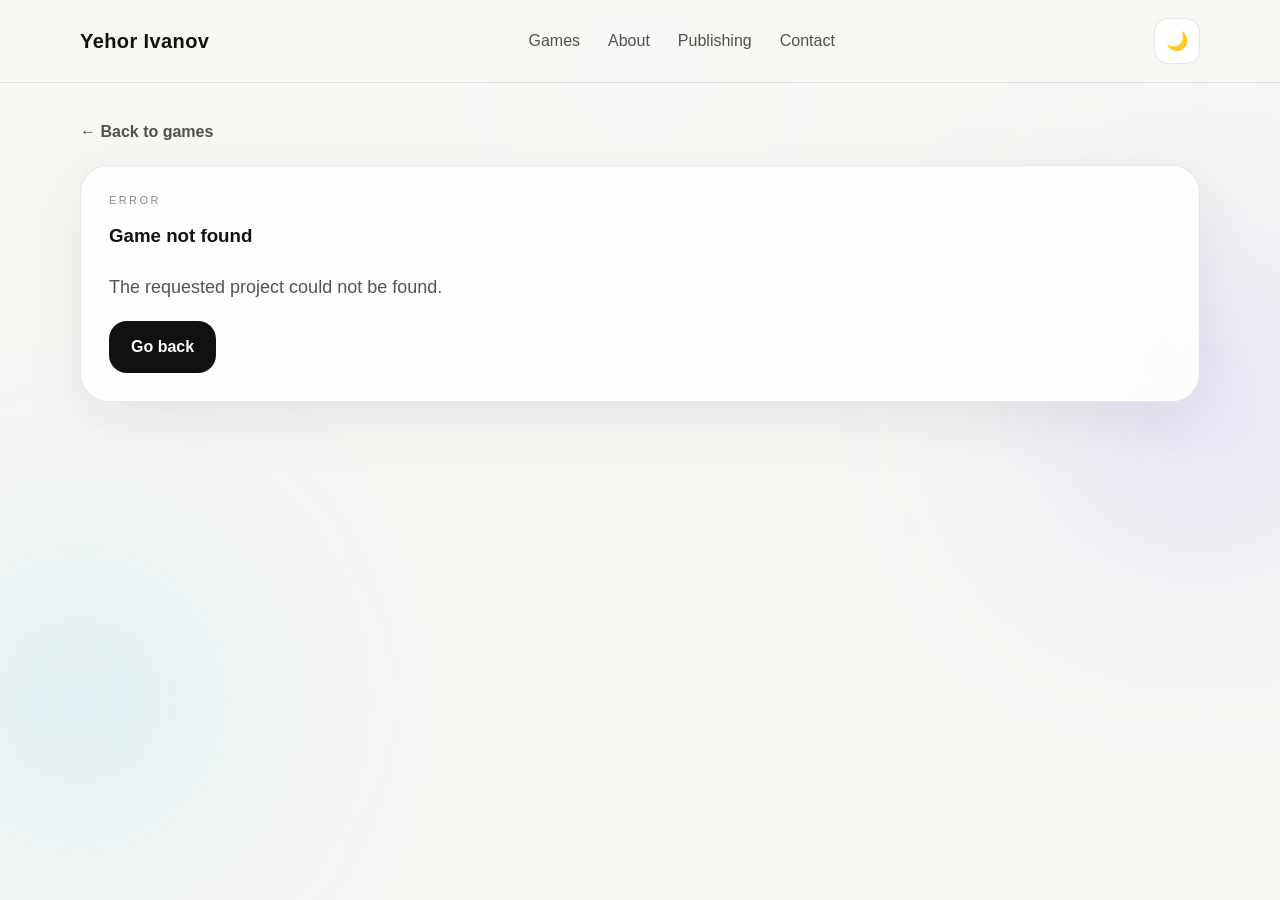
<file: game.html>
<!DOCTYPE html>
<html lang="en">

<head>
  <meta charset="UTF-8" />
  <meta name="viewport" content="width=device-width, initial-scale=1.0" />
  <title>Game | Yehor Ivanov</title>
  <meta name="description" content="Game details for projects by Yehor Ivanov." />
  <link rel="stylesheet" href="style.css" />
</head>

<body>
  <div class="bg-glow glow-1"></div>
  <div class="bg-glow glow-2"></div>
  <div class="bg-glow glow-3"></div>

  <header class="site-header">
    <div class="container header-inner">
      <a href="index.html" class="logo">Yehor Ivanov</a>

      <nav class="nav">
        <a href="index.html#games">Games</a>
        <a href="index.html#about">About</a>
        <a href="index.html#publishing">Publishing</a>
        <a href="index.html#contact">Contact</a>
      </nav>

      <button id="themeToggle" class="theme-toggle" type="button" aria-label="Toggle theme" title="Toggle theme">
        <span class="theme-toggle-icon">🌙</span>
      </button>
    </div>
  </header>

  <main class="container game-page">
    <div class="back-link-wrap">
      <a class="back-link" href="index.html#games">← Back to games</a>
    </div>

    <section id="gameContent"></section>
  </main>

  <script src="games.js"></script>
  <script>
    function setupTheme() {
      const body = document.body;
      const themeToggle = document.getElementById("themeToggle");
      const themeIcon = document.querySelector(".theme-toggle-icon");
      const savedTheme = localStorage.getItem("theme");

      if (savedTheme === "dark") {
        body.classList.add("dark-theme");
        themeIcon.textContent = "☀️";
      } else {
        themeIcon.textContent = "🌙";
      }

      themeToggle.addEventListener("click", () => {
        body.classList.toggle("dark-theme");

        if (body.classList.contains("dark-theme")) {
          localStorage.setItem("theme", "dark");
          themeIcon.textContent = "☀️";
        } else {
          localStorage.setItem("theme", "light");
          themeIcon.textContent = "🌙";
        }
      });
    }

    function getGameBySlug(slug) {
      return GAMES.find(game => game.slug === slug);
    }

    function createStoreButtons(game) {
      const buttons = [];

      if (game.appStoreUrl && game.appStoreUrl !== "#") {
        buttons.push(`
          <a class="btn btn-secondary" href="${game.appStoreUrl}" target="_blank" rel="noopener noreferrer">
            Download on the App Store
          </a>
        `);
      }

      if (game.googlePlayUrl && game.googlePlayUrl !== "#") {
        buttons.push(`
          <a class="btn btn-primary" href="${game.googlePlayUrl}" target="_blank" rel="noopener noreferrer">
            Get it on Google Play
          </a>
        `);
      }

      if (game.privacyUrl) {
        buttons.push(`
          <a class="btn btn-secondary" href="${game.privacyUrl}">
            Privacy Policy
          </a>
        `);
      }

      if (game.termsUrl) {
        buttons.push(`
          <a class="btn btn-secondary" href="${game.termsUrl}">
            ${game.termsLabel || "Terms & Conditions"}
          </a>
        `);
      }

      if (buttons.length === 0) {
        buttons.push(`
          <span class="btn btn-disabled">
            Store page coming soon
          </span>
        `);
      }

      return buttons.join("");
    }

    function renderGamePage() {
      const params = new URLSearchParams(window.location.search);
      const slug = params.get("slug");
      const game = getGameBySlug(slug);
      const container = document.getElementById("gameContent");

      if (!game) {
        container.innerHTML = `
          <section class="not-found-card">
            <p class="section-label">Error</p>
            <h1>Game not found</h1>
            <p class="hero-text">
              The requested project could not be found.
            </p>
            <a href="index.html#games" class="btn btn-primary">Go back</a>
          </section>
        `;
        return;
      }

      document.title = `${game.title} | Yehor Ivanov`;

      const tags = game.tags.map(tag => `<span>${tag}</span>`).join("");
      const platforms = game.platforms.map(platform => `<span class="platform-pill">${platform}</span>`).join("");
      const publisherRows = game.publisherNames.map(item => `
        <div class="meta-box">
          <div class="info-title">${item.store}</div>
          <div class="info-value">${item.name}</div>
        </div>
      `).join("");

      container.innerHTML = `
        <section class="game-hero">
          <div class="game-hero-media" style="background:${game.thumbGradient};">
            <div class="game-hero-media-inner">
              ${game.image
          ? `<img
                      src="${game.image}"
                      alt="${game.title} icon"
                      class="game-hero-icon"
                      onerror="this.style.display='none'; this.nextElementSibling.style.display='flex';"
                    />
                    <div class="game-hero-fallback" style="display:none;">${game.shortTitle}</div>`
          : `<div class="game-hero-fallback">${game.shortTitle}</div>`
        }
            </div>
          </div>

          <div class="game-hero-info">
            <div class="badge">${game.statusLabel}</div>
            <h1>${game.title}</h1>
            <p class="hero-text">${game.description}</p>

            <div class="platform-pills">${platforms}</div>
            <div class="tags tags-large">${tags}</div>

            <div class="store-buttons">
              ${createStoreButtons(game)}
            </div>
          </div>
        </section>

        <section class="section game-details-section">
          <div class="section-head">
            <p class="section-label">Details</p>
            <h2>Project information</h2>
          </div>

          <div class="details-grid">
            <div class="details-card">
              <h3>Overview</h3>
              <p>${game.longDescription}</p>
            </div>

            <div class="details-card">
              <h3>Status</h3>
              <p>${game.statusDescription}</p>
            </div>

            <div class="details-card full-width">
              <h3>Store names</h3>
              <div class="meta-grid">
                ${publisherRows}
              </div>
            </div>
          </div>
        </section>
      `;
    }

    setupTheme();
    renderGamePage();
  </script>
</body>

</html>
</file>
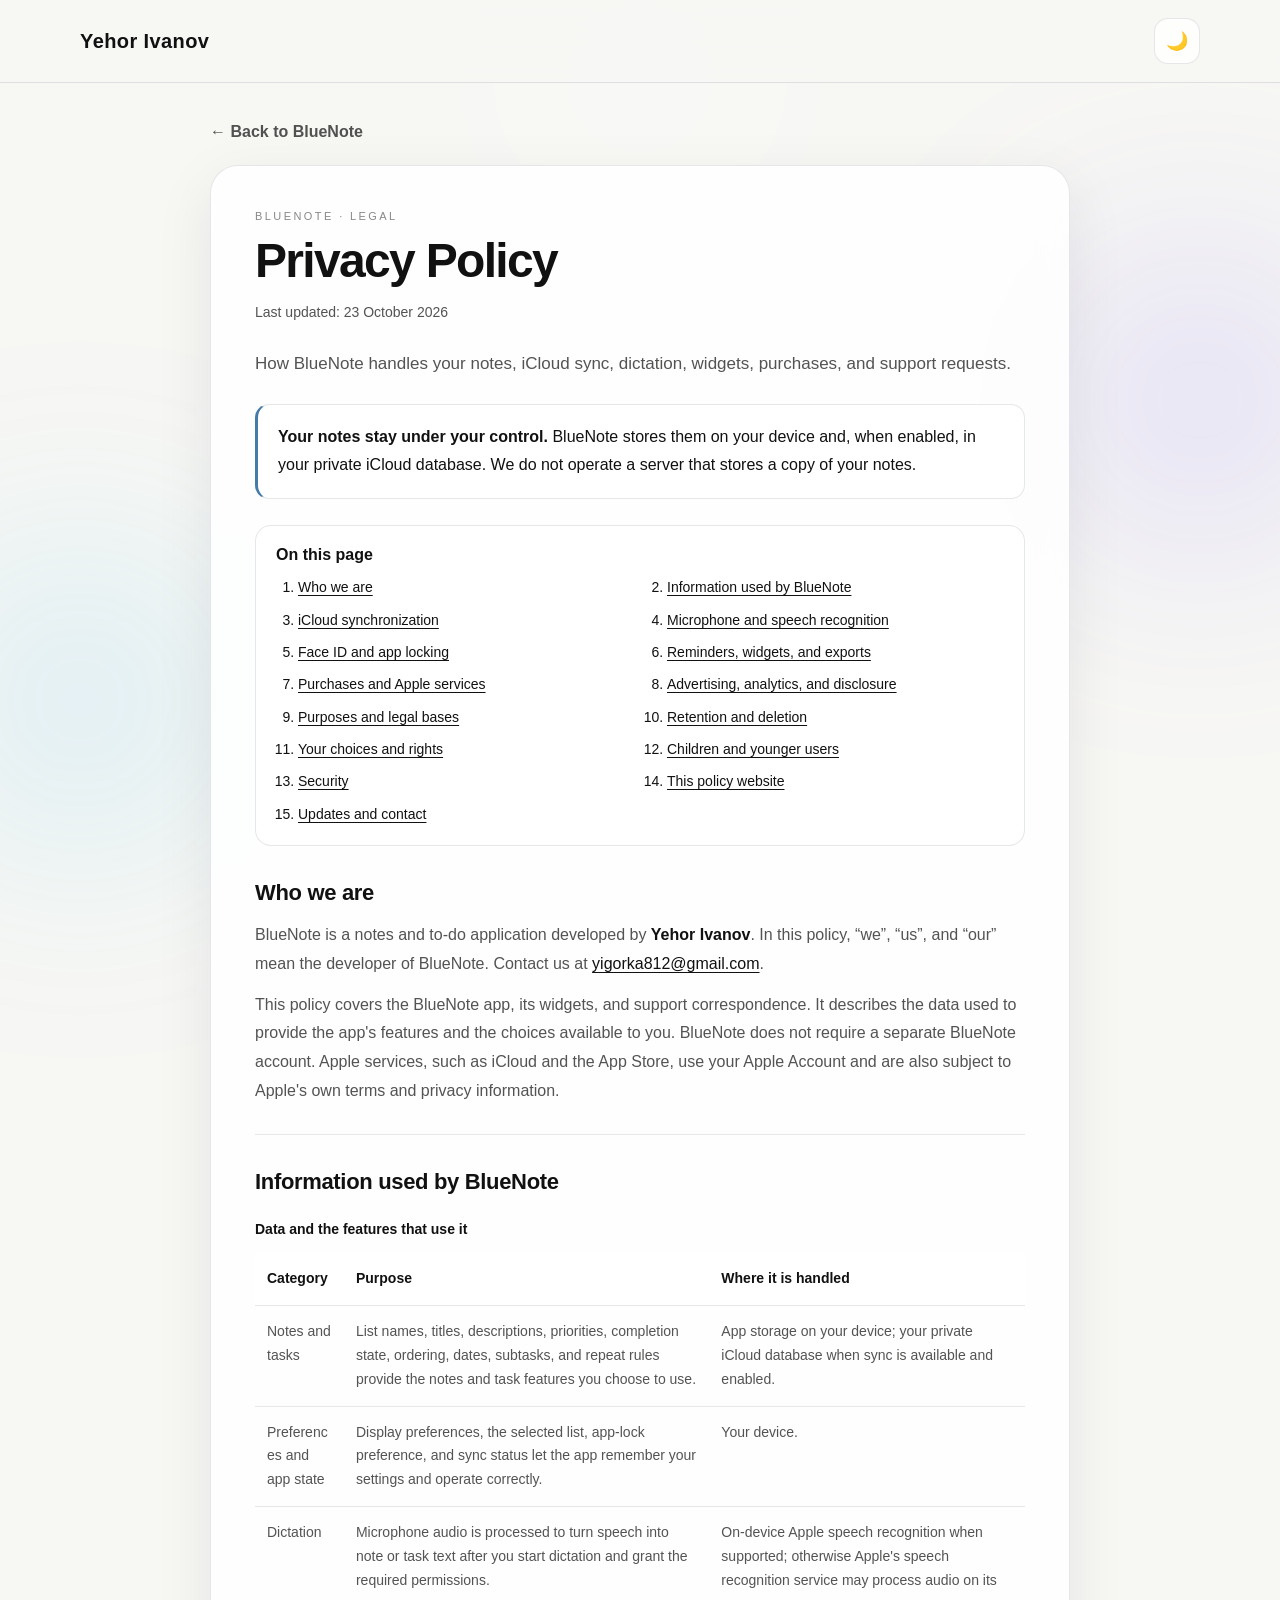
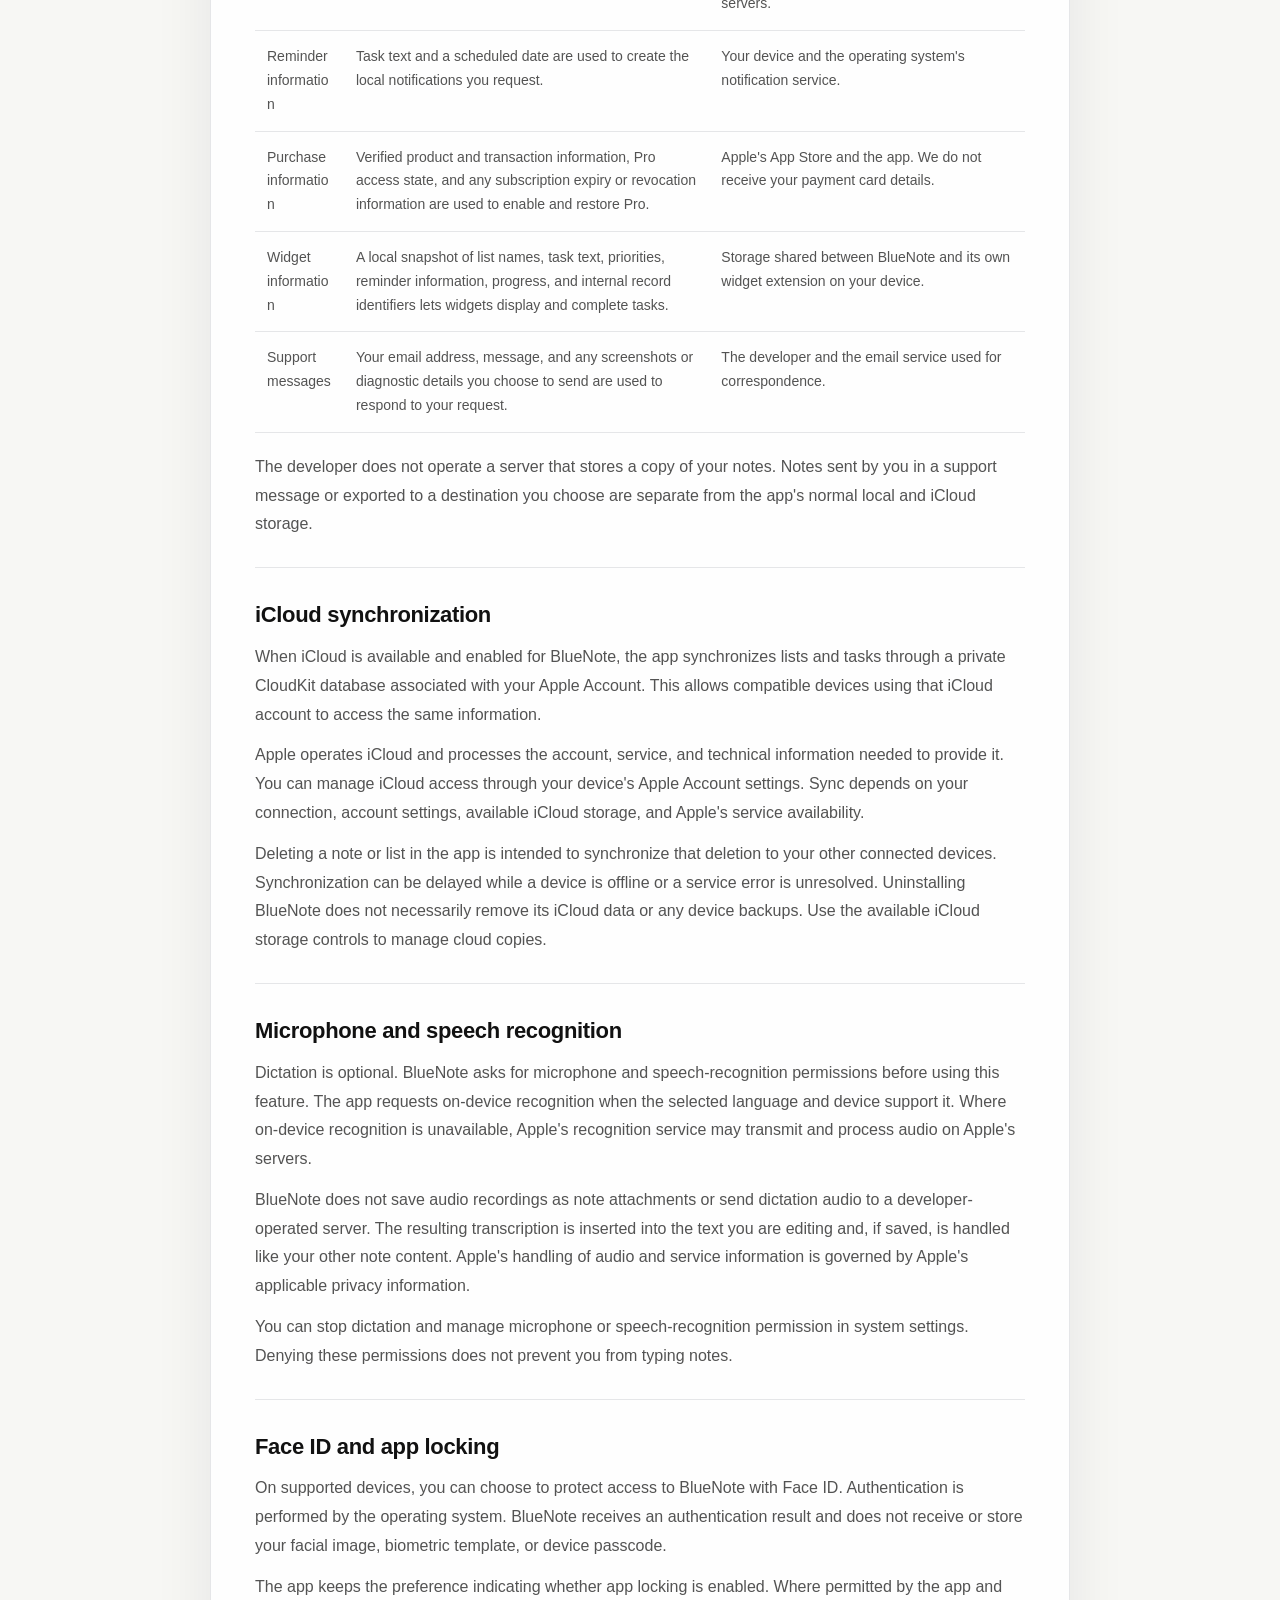
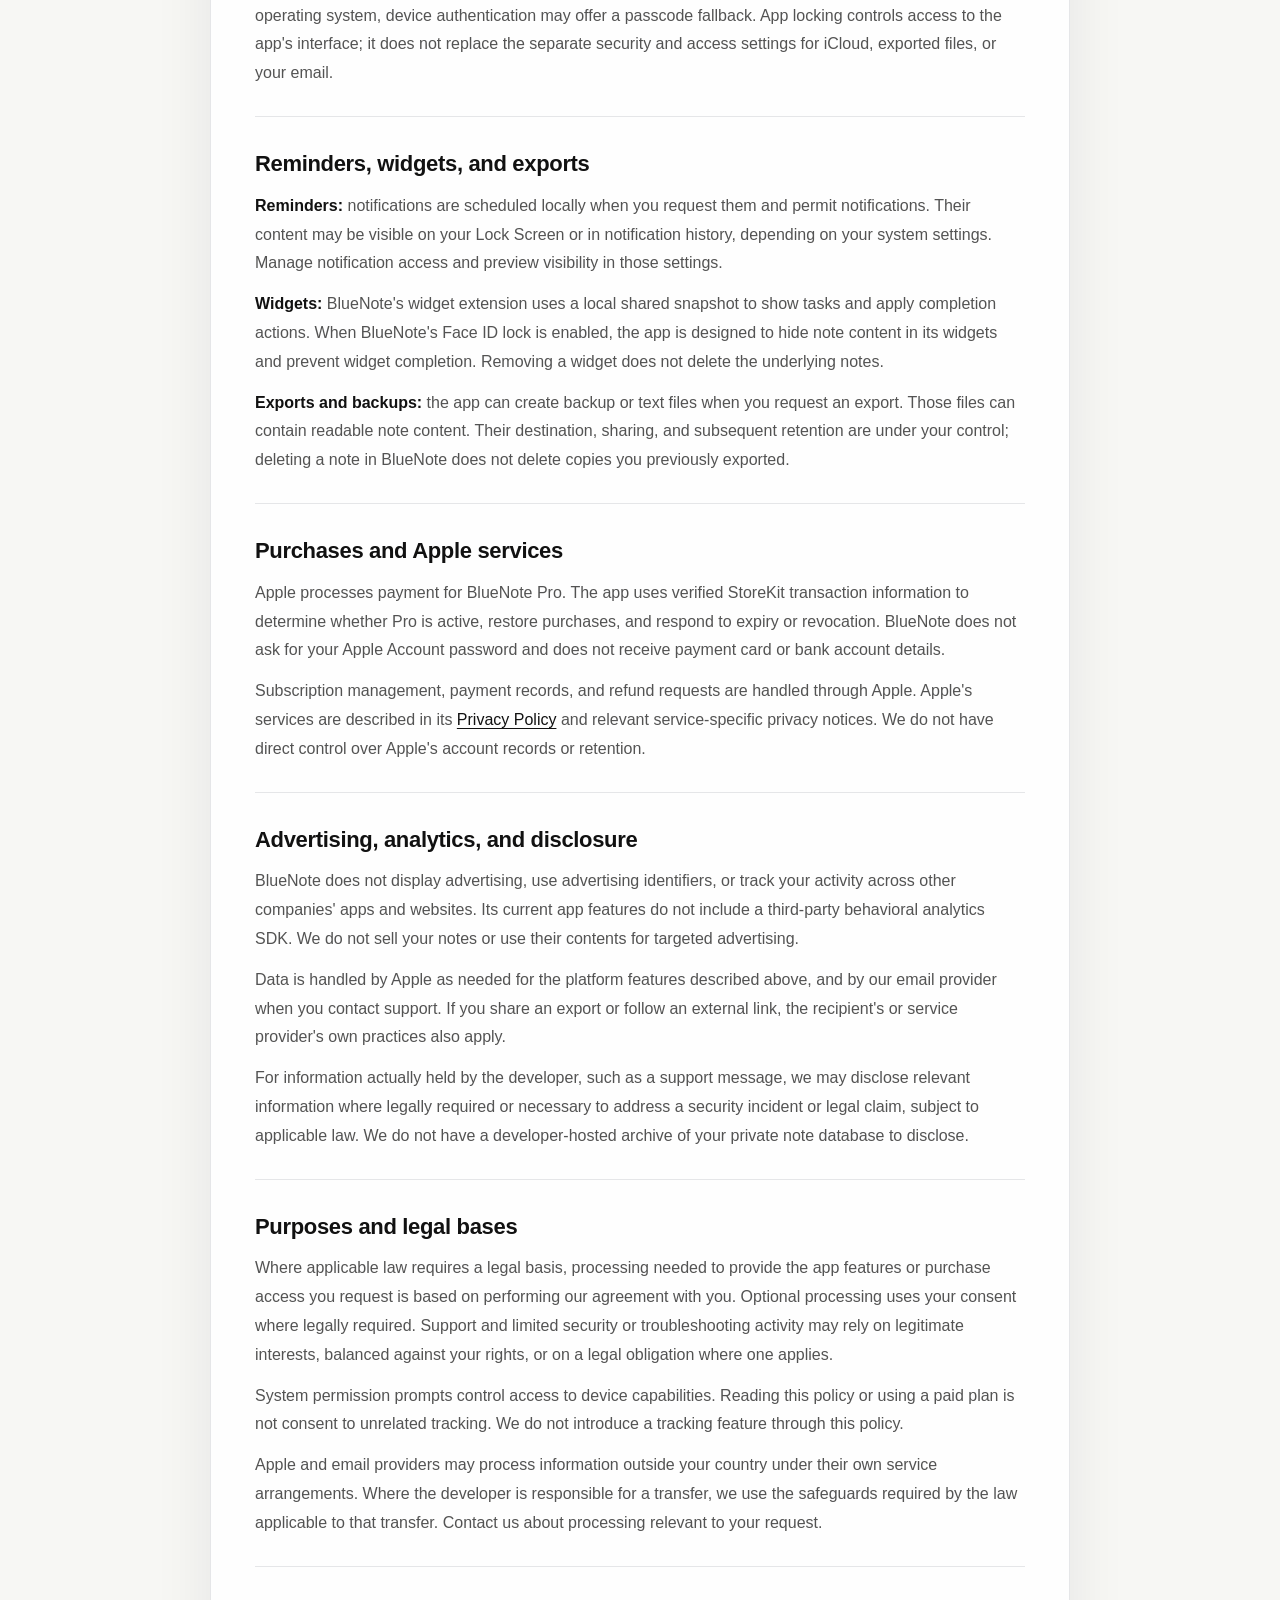
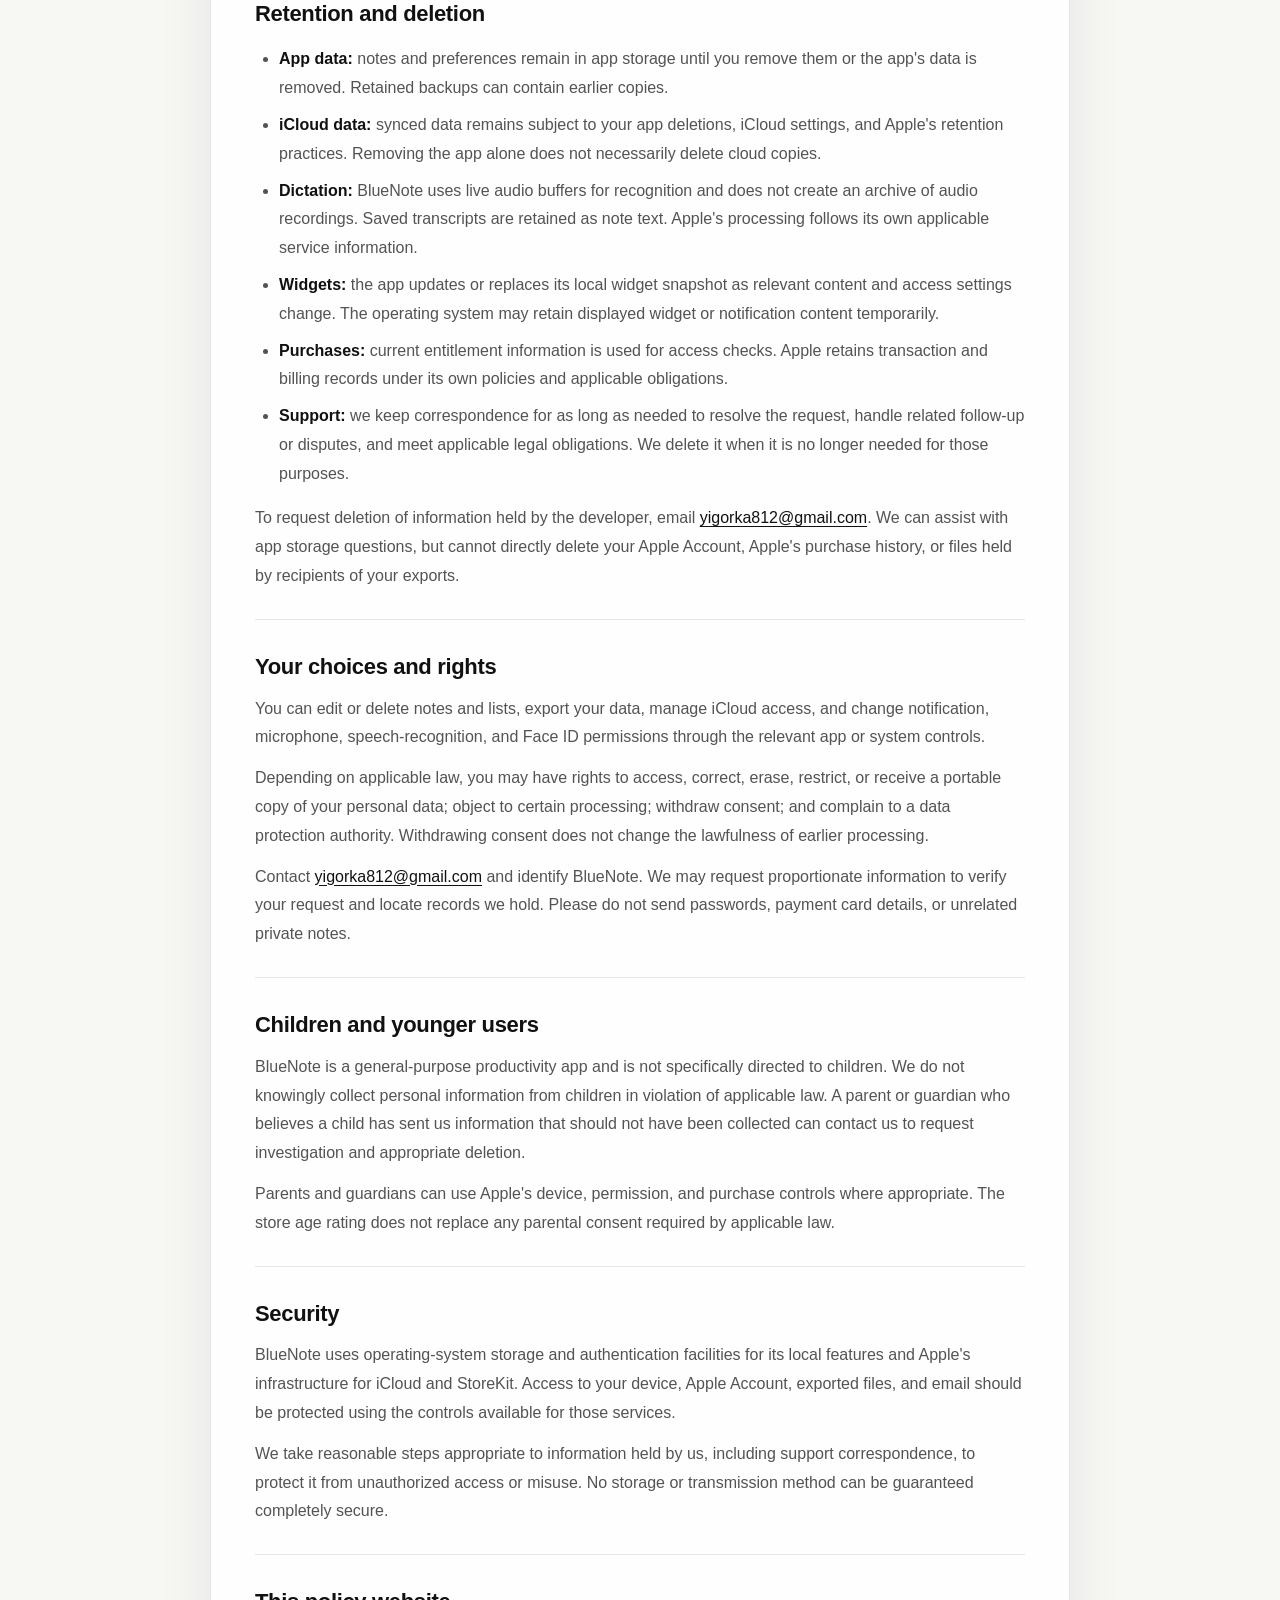
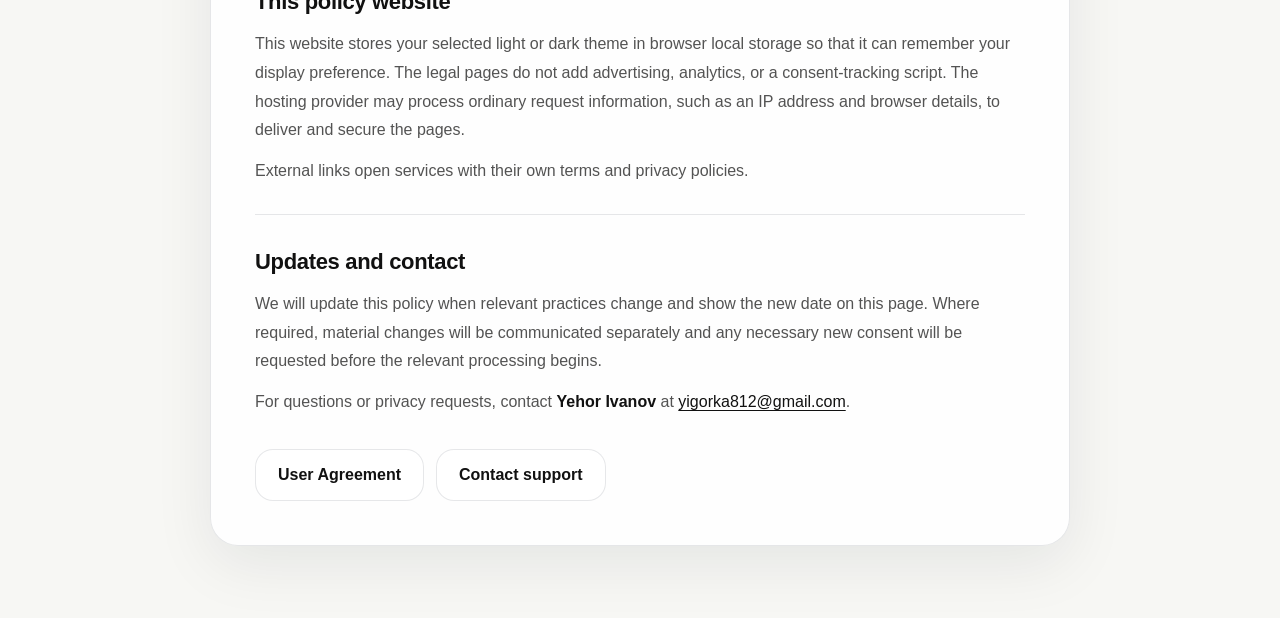
<file: privacy-bluenote.html>
<!DOCTYPE html>
<html lang="en">
<head>
  <meta charset="UTF-8" />
  <meta name="viewport" content="width=device-width, initial-scale=1.0" />
  <meta name="description" content="How BlueNote handles your notes, iCloud sync, dictation, widgets, purchases, and support requests." />
  <title>Privacy Policy — BlueNote | Yehor Ivanov</title>
  <link rel="stylesheet" href="style.css" />
  <link rel="stylesheet" href="legal-bluenote.css" />
</head>
<body>
  <div class="bg-glow glow-1" aria-hidden="true"></div>
  <div class="bg-glow glow-2" aria-hidden="true"></div>
  <div class="bg-glow glow-3" aria-hidden="true"></div>
  <header class="site-header">
    <div class="container header-inner">
      <a href="index.html" class="logo">Yehor Ivanov</a>
      <button id="themeToggle" class="theme-toggle" type="button" aria-label="Switch to dark theme">
        <span class="theme-toggle-icon" aria-hidden="true">🌙</span>
      </button>
    </div>
  </header>
  <main class="container legal-page">
    <div class="back-link-wrap">
      <a class="back-link" href="game.html?slug=bluenote">← Back to BlueNote</a>
    </div>
    <article class="card legal-card">
      <p class="section-label">BlueNote · Legal</p>
      <h1>Privacy Policy</h1>
      <p class="legal-date">Last updated: <time datetime="2026-10-23">23 October 2026</time></p>
      <p class="legal-intro">How BlueNote handles your notes, iCloud sync, dictation, widgets, purchases, and support requests.</p>
      <aside class="legal-summary" aria-label="Overview"><strong>Your notes stay under your control.</strong> BlueNote stores them on your device and, when enabled, in your private iCloud database. We do not operate a server that stores a copy of your notes.</aside>
      <nav class="legal-toc" aria-label="On this page">
        <h2>On this page</h2>
        <ol>
          <li><a href="#scope">Who we are</a></li>
          <li><a href="#information">Information used by BlueNote</a></li>
          <li><a href="#icloud">iCloud synchronization</a></li>
          <li><a href="#dictation">Microphone and speech recognition</a></li>
          <li><a href="#face-id">Face ID and app locking</a></li>
          <li><a href="#reminders-widgets">Reminders, widgets, and exports</a></li>
          <li><a href="#purchases">Purchases and Apple services</a></li>
          <li><a href="#sharing">Advertising, analytics, and disclosure</a></li>
          <li><a href="#legal-bases">Purposes and legal bases</a></li>
          <li><a href="#retention">Retention and deletion</a></li>
          <li><a href="#choices">Your choices and rights</a></li>
          <li><a href="#children">Children and younger users</a></li>
          <li><a href="#security">Security</a></li>
          <li><a href="#website">This policy website</a></li>
          <li><a href="#changes">Updates and contact</a></li>
        </ol>
      </nav>
      <div class="legal-content">
        <section aria-labelledby="scope">
          <h2 id="scope">Who we are</h2>
          <p>BlueNote is a notes and to-do application developed by <strong>Yehor Ivanov</strong>. In this policy, “we”, “us”, and “our” mean the developer of BlueNote. Contact us at <a href="mailto:yigorka812@gmail.com">yigorka812@gmail.com</a>.</p>
<p>This policy covers the BlueNote app, its widgets, and support correspondence. It describes the data used to provide the app's features and the choices available to you. BlueNote does not require a separate BlueNote account. Apple services, such as iCloud and the App Store, use your Apple Account and are also subject to Apple's own terms and privacy information.</p>
        </section>

        <section aria-labelledby="information">
          <h2 id="information">Information used by BlueNote</h2>
          <div class="legal-table-wrap"><table class="legal-table">
<caption>Data and the features that use it</caption>
<thead><tr><th scope="col">Category</th><th scope="col">Purpose</th><th scope="col">Where it is handled</th></tr></thead>
<tbody>
<tr><td>Notes and tasks</td><td>List names, titles, descriptions, priorities, completion state, ordering, dates, subtasks, and repeat rules provide the notes and task features you choose to use.</td><td>App storage on your device; your private iCloud database when sync is available and enabled.</td></tr>
<tr><td>Preferences and app state</td><td>Display preferences, the selected list, app-lock preference, and sync status let the app remember your settings and operate correctly.</td><td>Your device.</td></tr>
<tr><td>Dictation</td><td>Microphone audio is processed to turn speech into note or task text after you start dictation and grant the required permissions.</td><td>On-device Apple speech recognition when supported; otherwise Apple's speech recognition service may process audio on its servers.</td></tr>
<tr><td>Reminder information</td><td>Task text and a scheduled date are used to create the local notifications you request.</td><td>Your device and the operating system's notification service.</td></tr>
<tr><td>Purchase information</td><td>Verified product and transaction information, Pro access state, and any subscription expiry or revocation information are used to enable and restore Pro.</td><td>Apple's App Store and the app. We do not receive your payment card details.</td></tr>
<tr><td>Widget information</td><td>A local snapshot of list names, task text, priorities, reminder information, progress, and internal record identifiers lets widgets display and complete tasks.</td><td>Storage shared between BlueNote and its own widget extension on your device.</td></tr>
<tr><td>Support messages</td><td>Your email address, message, and any screenshots or diagnostic details you choose to send are used to respond to your request.</td><td>The developer and the email service used for correspondence.</td></tr>
</tbody></table></div>
<p>The developer does not operate a server that stores a copy of your notes. Notes sent by you in a support message or exported to a destination you choose are separate from the app's normal local and iCloud storage.</p>
        </section>

        <section aria-labelledby="icloud">
          <h2 id="icloud">iCloud synchronization</h2>
          <p>When iCloud is available and enabled for BlueNote, the app synchronizes lists and tasks through a private CloudKit database associated with your Apple Account. This allows compatible devices using that iCloud account to access the same information.</p>
<p>Apple operates iCloud and processes the account, service, and technical information needed to provide it. You can manage iCloud access through your device's Apple Account settings. Sync depends on your connection, account settings, available iCloud storage, and Apple's service availability.</p>
<p>Deleting a note or list in the app is intended to synchronize that deletion to your other connected devices. Synchronization can be delayed while a device is offline or a service error is unresolved. Uninstalling BlueNote does not necessarily remove its iCloud data or any device backups. Use the available iCloud storage controls to manage cloud copies.</p>
        </section>

        <section aria-labelledby="dictation">
          <h2 id="dictation">Microphone and speech recognition</h2>
          <p>Dictation is optional. BlueNote asks for microphone and speech-recognition permissions before using this feature. The app requests on-device recognition when the selected language and device support it. Where on-device recognition is unavailable, Apple's recognition service may transmit and process audio on Apple's servers.</p>
<p>BlueNote does not save audio recordings as note attachments or send dictation audio to a developer-operated server. The resulting transcription is inserted into the text you are editing and, if saved, is handled like your other note content. Apple's handling of audio and service information is governed by Apple's applicable privacy information.</p>
<p>You can stop dictation and manage microphone or speech-recognition permission in system settings. Denying these permissions does not prevent you from typing notes.</p>
        </section>

        <section aria-labelledby="face-id">
          <h2 id="face-id">Face ID and app locking</h2>
          <p>On supported devices, you can choose to protect access to BlueNote with Face ID. Authentication is performed by the operating system. BlueNote receives an authentication result and does not receive or store your facial image, biometric template, or device passcode.</p>
<p>The app keeps the preference indicating whether app locking is enabled. Where permitted by the app and operating system, device authentication may offer a passcode fallback. App locking controls access to the app's interface; it does not replace the separate security and access settings for iCloud, exported files, or your email.</p>
        </section>

        <section aria-labelledby="reminders-widgets">
          <h2 id="reminders-widgets">Reminders, widgets, and exports</h2>
          <p><strong>Reminders:</strong> notifications are scheduled locally when you request them and permit notifications. Their content may be visible on your Lock Screen or in notification history, depending on your system settings. Manage notification access and preview visibility in those settings.</p>
<p><strong>Widgets:</strong> BlueNote's widget extension uses a local shared snapshot to show tasks and apply completion actions. When BlueNote's Face ID lock is enabled, the app is designed to hide note content in its widgets and prevent widget completion. Removing a widget does not delete the underlying notes.</p>
<p><strong>Exports and backups:</strong> the app can create backup or text files when you request an export. Those files can contain readable note content. Their destination, sharing, and subsequent retention are under your control; deleting a note in BlueNote does not delete copies you previously exported.</p>
        </section>

        <section aria-labelledby="purchases">
          <h2 id="purchases">Purchases and Apple services</h2>
          <p>Apple processes payment for BlueNote Pro. The app uses verified StoreKit transaction information to determine whether Pro is active, restore purchases, and respond to expiry or revocation. BlueNote does not ask for your Apple Account password and does not receive payment card or bank account details.</p>
<p>Subscription management, payment records, and refund requests are handled through Apple. Apple's services are described in its <a href="https://www.apple.com/legal/privacy/en-ww/" target="_blank" rel="noopener noreferrer">Privacy Policy</a> and relevant service-specific privacy notices. We do not have direct control over Apple's account records or retention.</p>
        </section>

        <section aria-labelledby="sharing">
          <h2 id="sharing">Advertising, analytics, and disclosure</h2>
          <p>BlueNote does not display advertising, use advertising identifiers, or track your activity across other companies' apps and websites. Its current app features do not include a third-party behavioral analytics SDK. We do not sell your notes or use their contents for targeted advertising.</p>
<p>Data is handled by Apple as needed for the platform features described above, and by our email provider when you contact support. If you share an export or follow an external link, the recipient's or service provider's own practices also apply.</p>
<p>For information actually held by the developer, such as a support message, we may disclose relevant information where legally required or necessary to address a security incident or legal claim, subject to applicable law. We do not have a developer-hosted archive of your private note database to disclose.</p>
        </section>

        <section aria-labelledby="legal-bases">
          <h2 id="legal-bases">Purposes and legal bases</h2>
          <p>Where applicable law requires a legal basis, processing needed to provide the app features or purchase access you request is based on performing our agreement with you. Optional processing uses your consent where legally required. Support and limited security or troubleshooting activity may rely on legitimate interests, balanced against your rights, or on a legal obligation where one applies.</p>
<p>System permission prompts control access to device capabilities. Reading this policy or using a paid plan is not consent to unrelated tracking. We do not introduce a tracking feature through this policy.</p>
<p>Apple and email providers may process information outside your country under their own service arrangements. Where the developer is responsible for a transfer, we use the safeguards required by the law applicable to that transfer. Contact us about processing relevant to your request.</p>
        </section>

        <section aria-labelledby="retention">
          <h2 id="retention">Retention and deletion</h2>
          <ul>
<li><strong>App data:</strong> notes and preferences remain in app storage until you remove them or the app's data is removed. Retained backups can contain earlier copies.</li>
<li><strong>iCloud data:</strong> synced data remains subject to your app deletions, iCloud settings, and Apple's retention practices. Removing the app alone does not necessarily delete cloud copies.</li>
<li><strong>Dictation:</strong> BlueNote uses live audio buffers for recognition and does not create an archive of audio recordings. Saved transcripts are retained as note text. Apple's processing follows its own applicable service information.</li>
<li><strong>Widgets:</strong> the app updates or replaces its local widget snapshot as relevant content and access settings change. The operating system may retain displayed widget or notification content temporarily.</li>
<li><strong>Purchases:</strong> current entitlement information is used for access checks. Apple retains transaction and billing records under its own policies and applicable obligations.</li>
<li><strong>Support:</strong> we keep correspondence for as long as needed to resolve the request, handle related follow-up or disputes, and meet applicable legal obligations. We delete it when it is no longer needed for those purposes.</li>
</ul>
<p>To request deletion of information held by the developer, email <a href="mailto:yigorka812@gmail.com?subject=BlueNote%20Privacy%20Request">yigorka812@gmail.com</a>. We can assist with app storage questions, but cannot directly delete your Apple Account, Apple's purchase history, or files held by recipients of your exports.</p>
        </section>

        <section aria-labelledby="choices">
          <h2 id="choices">Your choices and rights</h2>
          <p>You can edit or delete notes and lists, export your data, manage iCloud access, and change notification, microphone, speech-recognition, and Face ID permissions through the relevant app or system controls.</p>
<p>Depending on applicable law, you may have rights to access, correct, erase, restrict, or receive a portable copy of your personal data; object to certain processing; withdraw consent; and complain to a data protection authority. Withdrawing consent does not change the lawfulness of earlier processing.</p>
<p>Contact <a href="mailto:yigorka812@gmail.com?subject=BlueNote%20Privacy%20Request">yigorka812@gmail.com</a> and identify BlueNote. We may request proportionate information to verify your request and locate records we hold. Please do not send passwords, payment card details, or unrelated private notes.</p>
        </section>

        <section aria-labelledby="children">
          <h2 id="children">Children and younger users</h2>
          <p>BlueNote is a general-purpose productivity app and is not specifically directed to children. We do not knowingly collect personal information from children in violation of applicable law. A parent or guardian who believes a child has sent us information that should not have been collected can contact us to request investigation and appropriate deletion.</p>
<p>Parents and guardians can use Apple's device, permission, and purchase controls where appropriate. The store age rating does not replace any parental consent required by applicable law.</p>
        </section>

        <section aria-labelledby="security">
          <h2 id="security">Security</h2>
          <p>BlueNote uses operating-system storage and authentication facilities for its local features and Apple's infrastructure for iCloud and StoreKit. Access to your device, Apple Account, exported files, and email should be protected using the controls available for those services.</p>
<p>We take reasonable steps appropriate to information held by us, including support correspondence, to protect it from unauthorized access or misuse. No storage or transmission method can be guaranteed completely secure.</p>
        </section>

        <section aria-labelledby="website">
          <h2 id="website">This policy website</h2>
          <p>This website stores your selected light or dark theme in browser local storage so that it can remember your display preference. The legal pages do not add advertising, analytics, or a consent-tracking script. The hosting provider may process ordinary request information, such as an IP address and browser details, to deliver and secure the pages.</p>
<p>External links open services with their own terms and privacy policies.</p>
        </section>

        <section aria-labelledby="changes">
          <h2 id="changes">Updates and contact</h2>
          <p>We will update this policy when relevant practices change and show the new date on this page. Where required, material changes will be communicated separately and any necessary new consent will be requested before the relevant processing begins.</p>
<p>For questions or privacy requests, contact <strong>Yehor Ivanov</strong> at <a href="mailto:yigorka812@gmail.com">yigorka812@gmail.com</a>.</p>
        </section>
      </div>
      <div class="legal-actions">
        <a class="btn btn-secondary" href="terms-bluenote.html">User Agreement</a>
        <a class="btn btn-secondary" href="mailto:yigorka812@gmail.com?subject=BlueNote%20Support">Contact support</a>
      </div>
    </article>
  </main>
  <script>
(() => {
  const body = document.body;
  const button = document.getElementById("themeToggle");
  const icon = button.querySelector(".theme-toggle-icon");
  let savedTheme = "light";
  try { savedTheme = localStorage.getItem("theme") || "light"; } catch {}
  body.classList.toggle("dark-theme", savedTheme === "dark");
  const update = () => {
    const dark = body.classList.contains("dark-theme");
    icon.textContent = dark ? "☀️" : "🌙";
    button.setAttribute("aria-label", dark ? "Switch to light theme" : "Switch to dark theme");
  };
  update();
  button.addEventListener("click", () => {
    body.classList.toggle("dark-theme");
    try { localStorage.setItem("theme", body.classList.contains("dark-theme") ? "dark" : "light"); } catch {}
    update();
  });
})();
  </script>
</body>
</html>
</file>
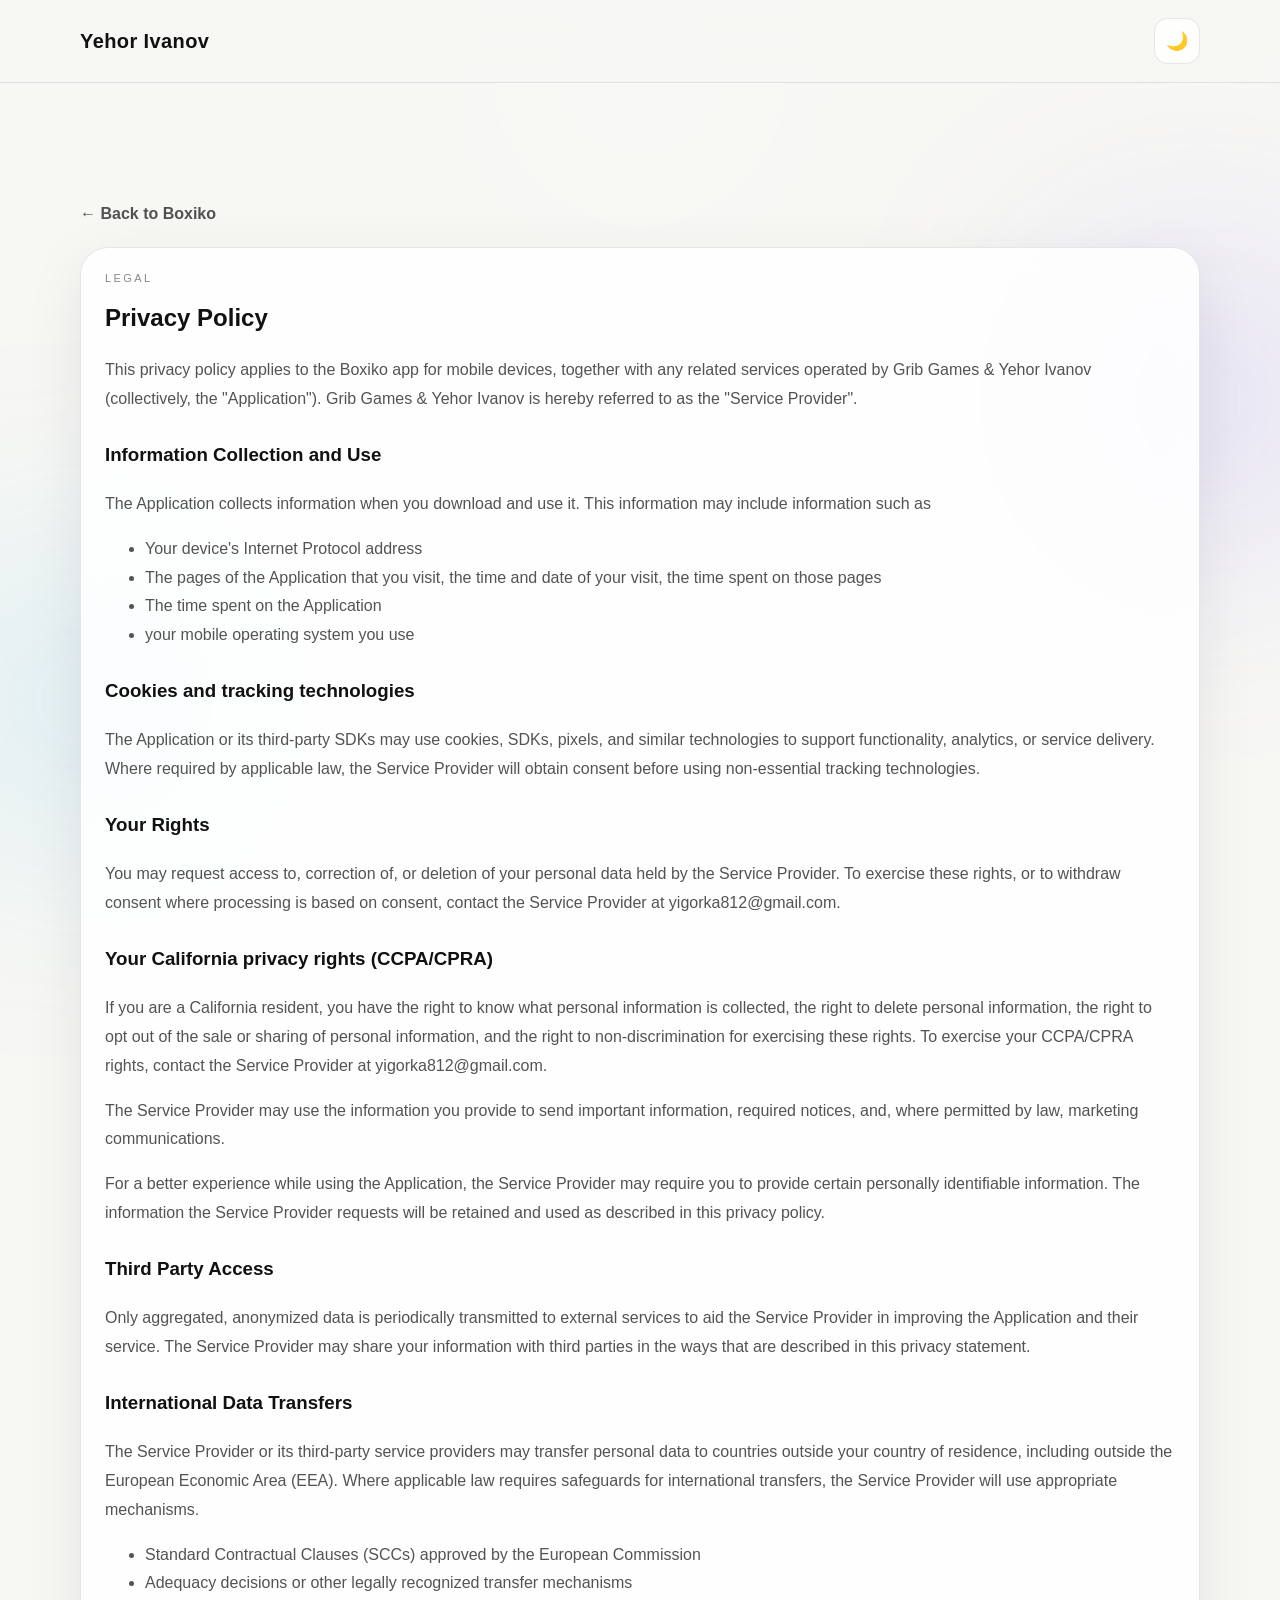
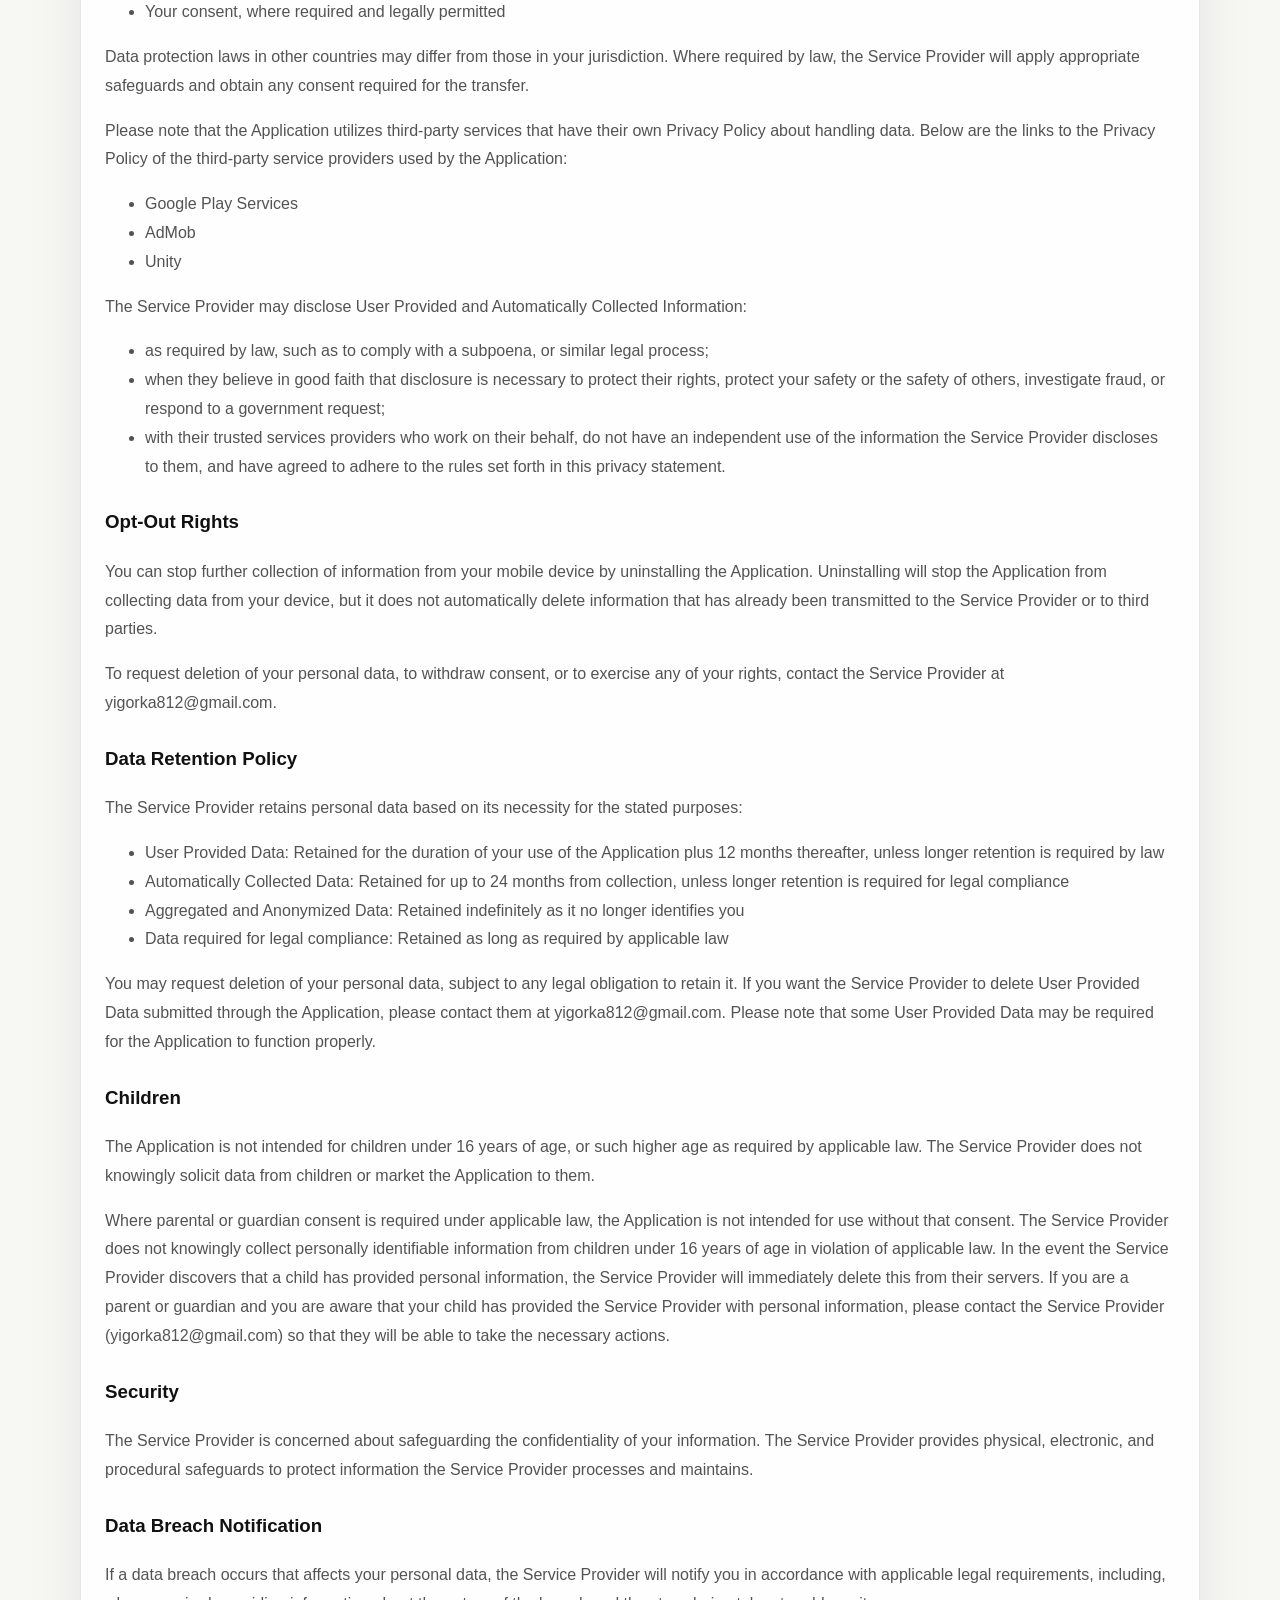
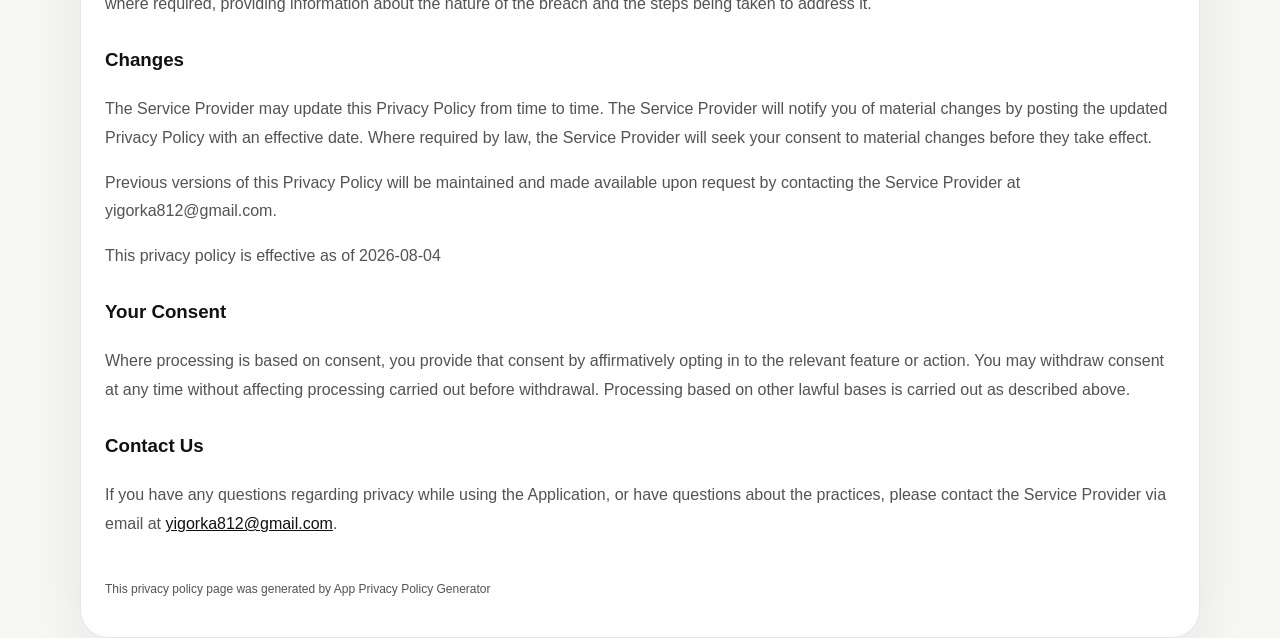
<file: privacy-boxiko.html>
<!DOCTYPE html>
<html lang="en">
<head>
    <meta charset="UTF-8" />
    <meta name="viewport" content="width=device-width, initial-scale=1.0" />
    <title>Privacy Policy - Boxiko | Yehor Ivanov</title>
    <link rel="stylesheet" href="style.css" />
</head>
<body>
    <div class="bg-glow glow-1"></div>
    <div class="bg-glow glow-2"></div>
    <div class="bg-glow glow-3"></div>

    <header class="site-header">
        <div class="container header-inner">
            <a href="index.html" class="logo">Yehor Ivanov</a>
            <button id="themeToggle" class="theme-toggle" type="button" aria-label="Toggle theme">
                <span class="theme-toggle-icon">🌙</span>
            </button>
        </div>
    </header>

    <main class="container section">
        <div class="back-link-wrap">
            <a class="back-link" href="game.html?slug=boxiko">← Back to Boxiko</a>
        </div>
        
        <div class="card" style="margin-top: 20px;">
            <p class="section-label">Legal</p>
            <h2 style="margin-bottom: 24px;">Privacy Policy</h2>
            
            <div style="line-height: 1.8; color: var(--muted);">
                <p>This privacy policy applies to the Boxiko app for mobile devices, together with any related services operated by Grib Games & Yehor Ivanov (collectively, the "Application"). Grib Games & Yehor Ivanov is hereby referred to as the "Service Provider".</p>

                <h3 style="color: var(--text); margin-top: 24px;">Information Collection and Use</h3>
                <p>The Application collects information when you download and use it. This information may include information such as</p>
                <ul>
                    <li>Your device's Internet Protocol address</li>
                    <li>The pages of the Application that you visit, the time and date of your visit, the time spent on those pages</li>
                    <li>The time spent on the Application</li>
                    <li>your mobile operating system you use</li>
                </ul>

                <h3 style="color: var(--text); margin-top: 24px;">Cookies and tracking technologies</h3>
                <p>The Application or its third-party SDKs may use cookies, SDKs, pixels, and similar technologies to support functionality, analytics, or service delivery. Where required by applicable law, the Service Provider will obtain consent before using non-essential tracking technologies.</p>

                <h3 style="color: var(--text); margin-top: 24px;">Your Rights</h3>
                <p>You may request access to, correction of, or deletion of your personal data held by the Service Provider. To exercise these rights, or to withdraw consent where processing is based on consent, contact the Service Provider at yigorka812@gmail.com.</p>

                <h3 style="color: var(--text); margin-top: 24px;">Your California privacy rights (CCPA/CPRA)</h3>
                <p>If you are a California resident, you have the right to know what personal information is collected, the right to delete personal information, the right to opt out of the sale or sharing of personal information, and the right to non-discrimination for exercising these rights. To exercise your CCPA/CPRA rights, contact the Service Provider at yigorka812@gmail.com.</p>
                <p>The Service Provider may use the information you provide to send important information, required notices, and, where permitted by law, marketing communications.</p>
                <p>For a better experience while using the Application, the Service Provider may require you to provide certain personally identifiable information. The information the Service Provider requests will be retained and used as described in this privacy policy.</p>

                <h3 style="color: var(--text); margin-top: 24px;">Third Party Access</h3>
                <p>Only aggregated, anonymized data is periodically transmitted to external services to aid the Service Provider in improving the Application and their service. The Service Provider may share your information with third parties in the ways that are described in this privacy statement.</p>

                <h3 style="color: var(--text); margin-top: 24px;">International Data Transfers</h3>
                <p>The Service Provider or its third-party service providers may transfer personal data to countries outside your country of residence, including outside the European Economic Area (EEA). Where applicable law requires safeguards for international transfers, the Service Provider will use appropriate mechanisms.</p>
                <ul>
                    <li>Standard Contractual Clauses (SCCs) approved by the European Commission</li>
                    <li>Adequacy decisions or other legally recognized transfer mechanisms</li>
                    <li>Your consent, where required and legally permitted</li>
                </ul>
                <p>Data protection laws in other countries may differ from those in your jurisdiction. Where required by law, the Service Provider will apply appropriate safeguards and obtain any consent required for the transfer.</p>

                <p>Please note that the Application utilizes third-party services that have their own Privacy Policy about handling data. Below are the links to the Privacy Policy of the third-party service providers used by the Application:</p>
                <ul>
                    <li>Google Play Services</li>
                    <li>AdMob</li>
                    <li>Unity</li>
                </ul>

                <p>The Service Provider may disclose User Provided and Automatically Collected Information:</p>
                <ul>
                    <li>as required by law, such as to comply with a subpoena, or similar legal process;</li>
                    <li>when they believe in good faith that disclosure is necessary to protect their rights, protect your safety or the safety of others, investigate fraud, or respond to a government request;</li>
                    <li>with their trusted services providers who work on their behalf, do not have an independent use of the information the Service Provider discloses to them, and have agreed to adhere to the rules set forth in this privacy statement.</li>
                </ul>

                <h3 style="color: var(--text); margin-top: 24px;">Opt-Out Rights</h3>
                <p>You can stop further collection of information from your mobile device by uninstalling the Application. Uninstalling will stop the Application from collecting data from your device, but it does not automatically delete information that has already been transmitted to the Service Provider or to third parties.</p>
                <p>To request deletion of your personal data, to withdraw consent, or to exercise any of your rights, contact the Service Provider at yigorka812@gmail.com.</p>

                <h3 style="color: var(--text); margin-top: 24px;">Data Retention Policy</h3>
                <p>The Service Provider retains personal data based on its necessity for the stated purposes:</p>
                <ul>
                    <li>User Provided Data: Retained for the duration of your use of the Application plus 12 months thereafter, unless longer retention is required by law</li>
                    <li>Automatically Collected Data: Retained for up to 24 months from collection, unless longer retention is required for legal compliance</li>
                    <li>Aggregated and Anonymized Data: Retained indefinitely as it no longer identifies you</li>
                    <li>Data required for legal compliance: Retained as long as required by applicable law</li>
                </ul>
                <p>You may request deletion of your personal data, subject to any legal obligation to retain it. If you want the Service Provider to delete User Provided Data submitted through the Application, please contact them at yigorka812@gmail.com. Please note that some User Provided Data may be required for the Application to function properly.</p>

                <h3 style="color: var(--text); margin-top: 24px;">Children</h3>
                <p>The Application is not intended for children under 16 years of age, or such higher age as required by applicable law. The Service Provider does not knowingly solicit data from children or market the Application to them.</p>
                <p>Where parental or guardian consent is required under applicable law, the Application is not intended for use without that consent. The Service Provider does not knowingly collect personally identifiable information from children under 16 years of age in violation of applicable law. In the event the Service Provider discovers that a child has provided personal information, the Service Provider will immediately delete this from their servers. If you are a parent or guardian and you are aware that your child has provided the Service Provider with personal information, please contact the Service Provider (yigorka812@gmail.com) so that they will be able to take the necessary actions.</p>

                <h3 style="color: var(--text); margin-top: 24px;">Security</h3>
                <p>The Service Provider is concerned about safeguarding the confidentiality of your information. The Service Provider provides physical, electronic, and procedural safeguards to protect information the Service Provider processes and maintains.</p>

                <h3 style="color: var(--text); margin-top: 24px;">Data Breach Notification</h3>
                <p>If a data breach occurs that affects your personal data, the Service Provider will notify you in accordance with applicable legal requirements, including, where required, providing information about the nature of the breach and the steps being taken to address it.</p>

                <h3 style="color: var(--text); margin-top: 24px;">Changes</h3>
                <p>The Service Provider may update this Privacy Policy from time to time. The Service Provider will notify you of material changes by posting the updated Privacy Policy with an effective date. Where required by law, the Service Provider will seek your consent to material changes before they take effect.</p>
                <p>Previous versions of this Privacy Policy will be maintained and made available upon request by contacting the Service Provider at yigorka812@gmail.com.</p>
                <p>This privacy policy is effective as of 2026-08-04</p>

                <h3 style="color: var(--text); margin-top: 24px;">Your Consent</h3>
                <p>Where processing is based on consent, you provide that consent by affirmatively opting in to the relevant feature or action. You may withdraw consent at any time without affecting processing carried out before withdrawal. Processing based on other lawful bases is carried out as described above.</p>

                <h3 style="color: var(--text); margin-top: 24px;">Contact Us</h3>
                <p>If you have any questions regarding privacy while using the Application, or have questions about the practices, please contact the Service Provider via email at <a href="mailto:yigorka812@gmail.com" style="color: var(--text); text-decoration: underline;">yigorka812@gmail.com</a>.</p>
                
                <p style="margin-top: 40px; font-size: 12px;">This privacy policy page was generated by App Privacy Policy Generator</p>
            </div>
        </div>
    </main>

    <script>
        const body = document.body;
        const themeToggle = document.getElementById("themeToggle");
        const themeIcon = document.querySelector(".theme-toggle-icon");
        if (localStorage.getItem("theme") === "dark") {
            body.classList.add("dark-theme");
            themeIcon.textContent = "☀️";
        }
        themeToggle.addEventListener("click", () => {
            body.classList.toggle("dark-theme");
            if (body.classList.contains("dark-theme")) {
                localStorage.setItem("theme", "dark");
                themeIcon.textContent = "☀️";
            } else {
                localStorage.setItem("theme", "light");
                themeIcon.textContent = "🌙";
            }
        });
    </script>
</body>
</html>
</file>
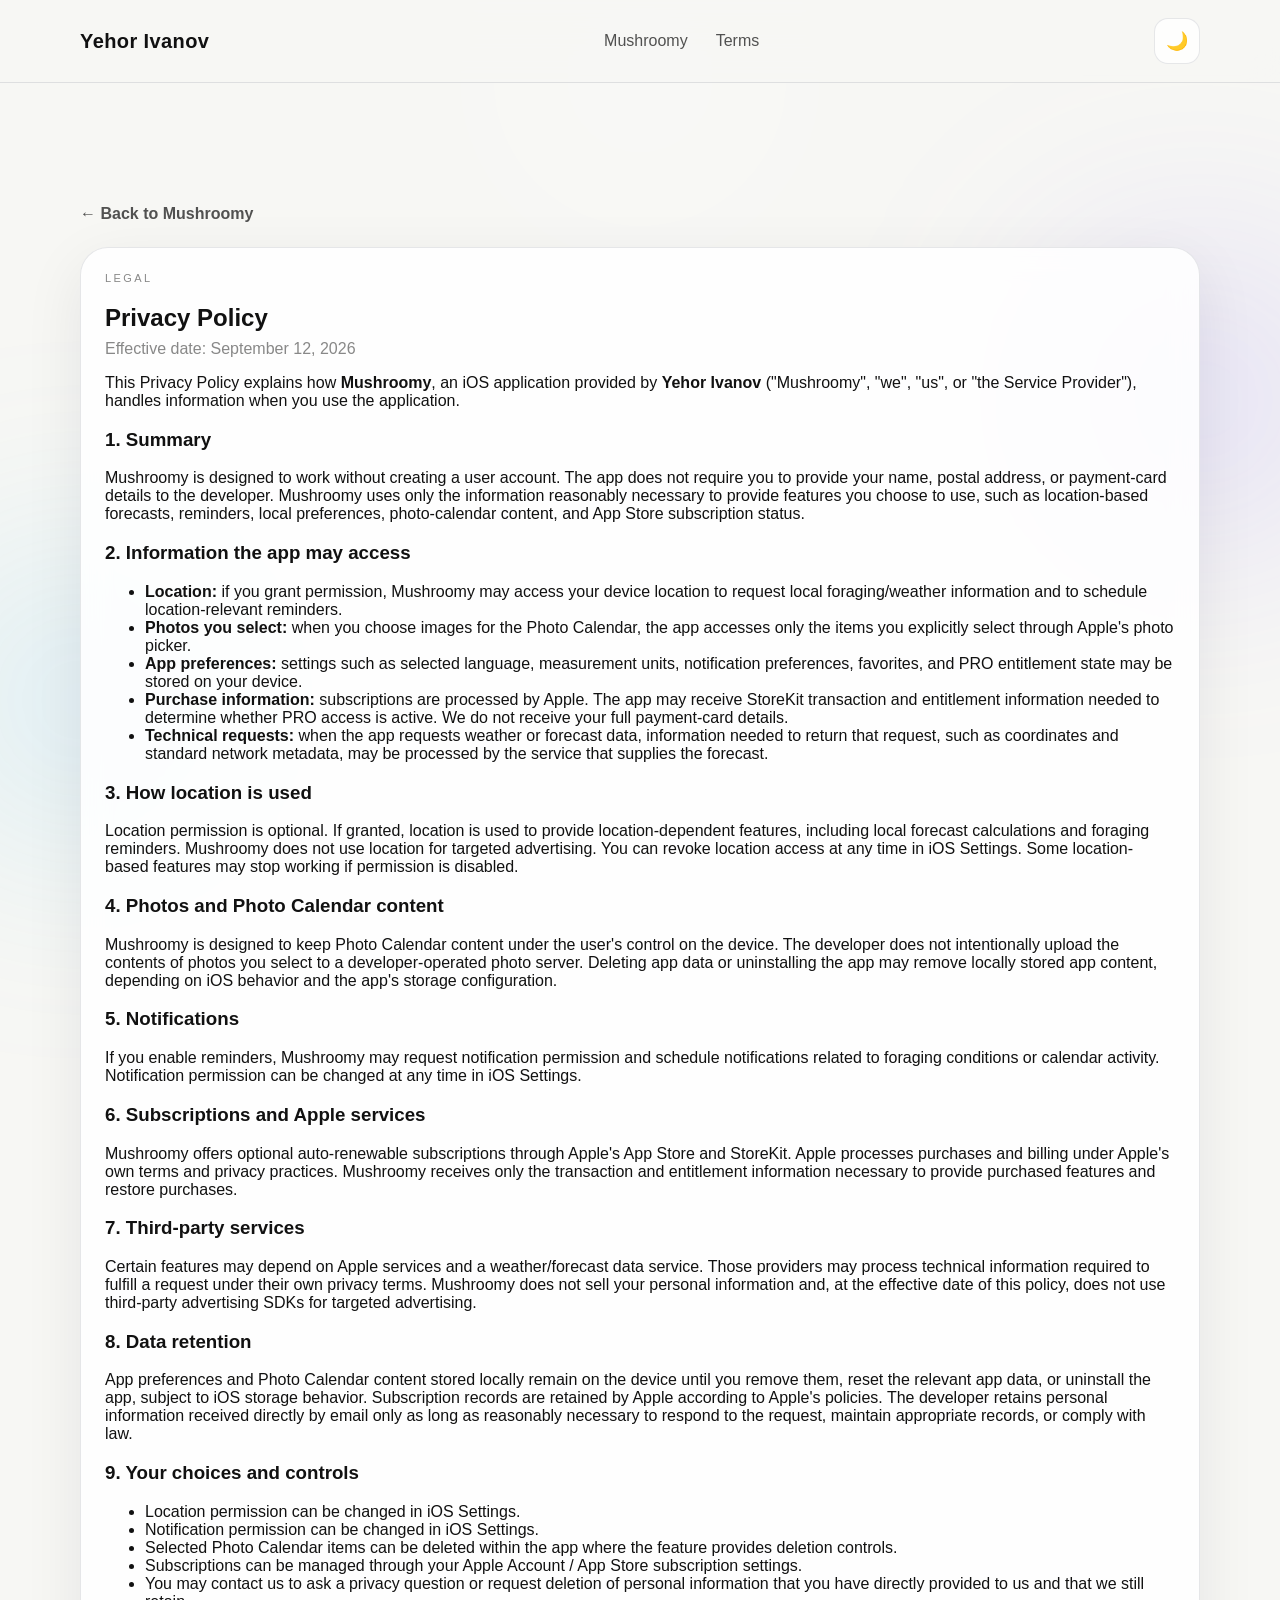
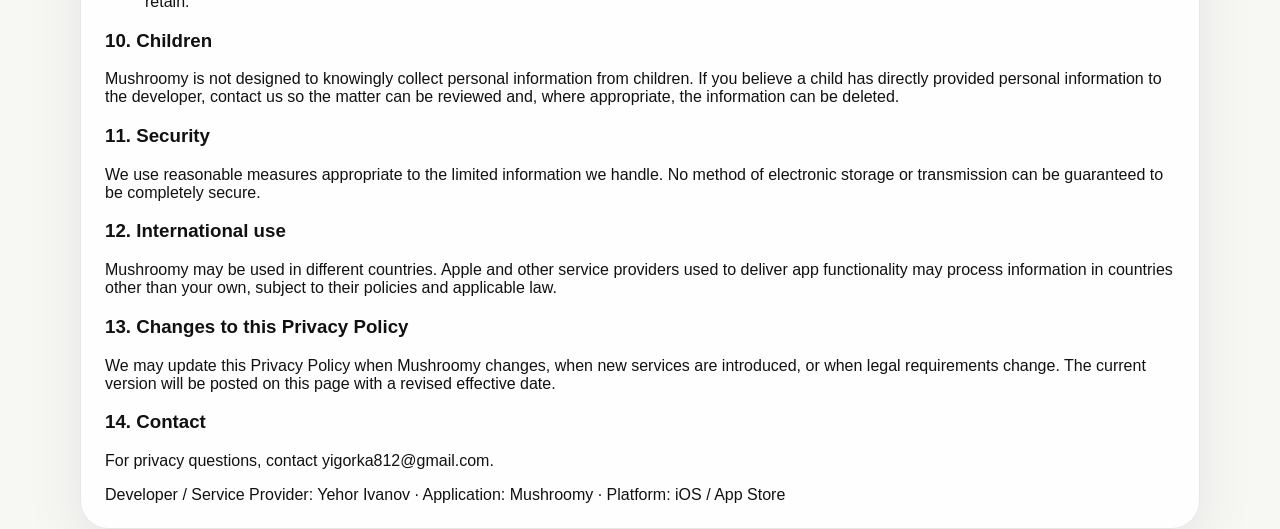
<file: privacy-mushroomy.html>
<!DOCTYPE html>
<html lang="en">
<head>
    <meta charset="UTF-8" />
    <meta name="viewport" content="width=device-width, initial-scale=1.0" />
    <title>Privacy Policy - Mushroomy | Yehor Ivanov</title>
    <meta name="description" content="Privacy Policy for the Mushroomy iOS application." />
    <link rel="stylesheet" href="style.css" />
</head>
<body>
    <div class="bg-glow glow-1"></div>
    <div class="bg-glow glow-2"></div>
    <div class="bg-glow glow-3"></div>

    <header class="site-header">
        <div class="container header-inner">
            <a href="index.html" class="logo">Yehor Ivanov</a>
            <nav class="nav">
                <a href="mushroomy.html">Mushroomy</a>
                <a href="terms-mushroomy.html">Terms</a>
            </nav>
            <button id="themeToggle" class="theme-toggle" type="button" aria-label="Toggle theme">
                <span class="theme-toggle-icon">🌙</span>
            </button>
        </div>
    </header>

    <main class="container section">
        <div class="back-link-wrap">
            <a class="back-link" href="mushroomy.html">← Back to Mushroomy</a>
        </div>

        <div class="card" style="margin-top:20px;">
            <p class="section-label">Legal</p>
            <h2 style="margin-bottom:8px;">Privacy Policy</h2>
            <p style="color:var(--soft); margin-top:0;">Effective date: September 12, 2026</p>

            <div class="legal-content">
                <p>
                    This Privacy Policy explains how <strong>Mushroomy</strong>, an iOS application provided by
                    <strong>Yehor Ivanov</strong> ("Mushroomy", "we", "us", or "the Service Provider"), handles
                    information when you use the application.
                </p>

                <h3>1. Summary</h3>
                <p>
                    Mushroomy is designed to work without creating a user account. The app does not require you to provide
                    your name, postal address, or payment-card details to the developer. Mushroomy uses only the information
                    reasonably necessary to provide features you choose to use, such as location-based forecasts, reminders,
                    local preferences, photo-calendar content, and App Store subscription status.
                </p>

                <h3>2. Information the app may access</h3>
                <ul class="legal-list">
                    <li><strong>Location:</strong> if you grant permission, Mushroomy may access your device location to request local foraging/weather information and to schedule location-relevant reminders.</li>
                    <li><strong>Photos you select:</strong> when you choose images for the Photo Calendar, the app accesses only the items you explicitly select through Apple's photo picker.</li>
                    <li><strong>App preferences:</strong> settings such as selected language, measurement units, notification preferences, favorites, and PRO entitlement state may be stored on your device.</li>
                    <li><strong>Purchase information:</strong> subscriptions are processed by Apple. The app may receive StoreKit transaction and entitlement information needed to determine whether PRO access is active. We do not receive your full payment-card details.</li>
                    <li><strong>Technical requests:</strong> when the app requests weather or forecast data, information needed to return that request, such as coordinates and standard network metadata, may be processed by the service that supplies the forecast.</li>
                </ul>

                <h3>3. How location is used</h3>
                <p>
                    Location permission is optional. If granted, location is used to provide location-dependent features,
                    including local forecast calculations and foraging reminders. Mushroomy does not use location for targeted
                    advertising. You can revoke location access at any time in iOS Settings. Some location-based features may
                    stop working if permission is disabled.
                </p>

                <h3>4. Photos and Photo Calendar content</h3>
                <p>
                    Mushroomy is designed to keep Photo Calendar content under the user's control on the device. The developer
                    does not intentionally upload the contents of photos you select to a developer-operated photo server.
                    Deleting app data or uninstalling the app may remove locally stored app content, depending on iOS behavior
                    and the app's storage configuration.
                </p>

                <h3>5. Notifications</h3>
                <p>
                    If you enable reminders, Mushroomy may request notification permission and schedule notifications related
                    to foraging conditions or calendar activity. Notification permission can be changed at any time in iOS Settings.
                </p>

                <h3>6. Subscriptions and Apple services</h3>
                <p>
                    Mushroomy offers optional auto-renewable subscriptions through Apple's App Store and StoreKit. Apple processes
                    purchases and billing under Apple's own terms and privacy practices. Mushroomy receives only the transaction
                    and entitlement information necessary to provide purchased features and restore purchases.
                </p>

                <h3>7. Third-party services</h3>
                <p>
                    Certain features may depend on Apple services and a weather/forecast data service. Those providers may process
                    technical information required to fulfill a request under their own privacy terms. Mushroomy does not sell your
                    personal information and, at the effective date of this policy, does not use third-party advertising SDKs for
                    targeted advertising.
                </p>

                <h3>8. Data retention</h3>
                <p>
                    App preferences and Photo Calendar content stored locally remain on the device until you remove them, reset the
                    relevant app data, or uninstall the app, subject to iOS storage behavior. Subscription records are retained by
                    Apple according to Apple's policies. The developer retains personal information received directly by email only
                    as long as reasonably necessary to respond to the request, maintain appropriate records, or comply with law.
                </p>

                <h3>9. Your choices and controls</h3>
                <ul class="legal-list">
                    <li>Location permission can be changed in iOS Settings.</li>
                    <li>Notification permission can be changed in iOS Settings.</li>
                    <li>Selected Photo Calendar items can be deleted within the app where the feature provides deletion controls.</li>
                    <li>Subscriptions can be managed through your Apple Account / App Store subscription settings.</li>
                    <li>You may contact us to ask a privacy question or request deletion of personal information that you have directly provided to us and that we still retain.</li>
                </ul>

                <h3>10. Children</h3>
                <p>
                    Mushroomy is not designed to knowingly collect personal information from children. If you believe a child has
                    directly provided personal information to the developer, contact us so the matter can be reviewed and, where
                    appropriate, the information can be deleted.
                </p>

                <h3>11. Security</h3>
                <p>
                    We use reasonable measures appropriate to the limited information we handle. No method of electronic storage
                    or transmission can be guaranteed to be completely secure.
                </p>

                <h3>12. International use</h3>
                <p>
                    Mushroomy may be used in different countries. Apple and other service providers used to deliver app functionality
                    may process information in countries other than your own, subject to their policies and applicable law.
                </p>

                <h3>13. Changes to this Privacy Policy</h3>
                <p>
                    We may update this Privacy Policy when Mushroomy changes, when new services are introduced, or when legal
                    requirements change. The current version will be posted on this page with a revised effective date.
                </p>

                <h3>14. Contact</h3>
                <p>
                    For privacy questions, contact <a class="inline-link" href="mailto:yigorka812@gmail.com">yigorka812@gmail.com</a>.
                </p>

                <div class="legal-meta">
                    Developer / Service Provider: Yehor Ivanov · Application: Mushroomy · Platform: iOS / App Store
                </div>
            </div>
        </div>
    </main>

    <script>
    const body = document.body;
    const themeToggle = document.getElementById("themeToggle");
    const themeIcon = document.querySelector(".theme-toggle-icon");
    if (localStorage.getItem("theme") === "dark") {
        body.classList.add("dark-theme");
        themeIcon.textContent = "☀️";
    }
    themeToggle.addEventListener("click", () => {
        body.classList.toggle("dark-theme");
        if (body.classList.contains("dark-theme")) {
            localStorage.setItem("theme", "dark");
            themeIcon.textContent = "☀️";
        } else {
            localStorage.setItem("theme", "light");
            themeIcon.textContent = "🌙";
        }
    });
</script>
</body>
</html>
</file>
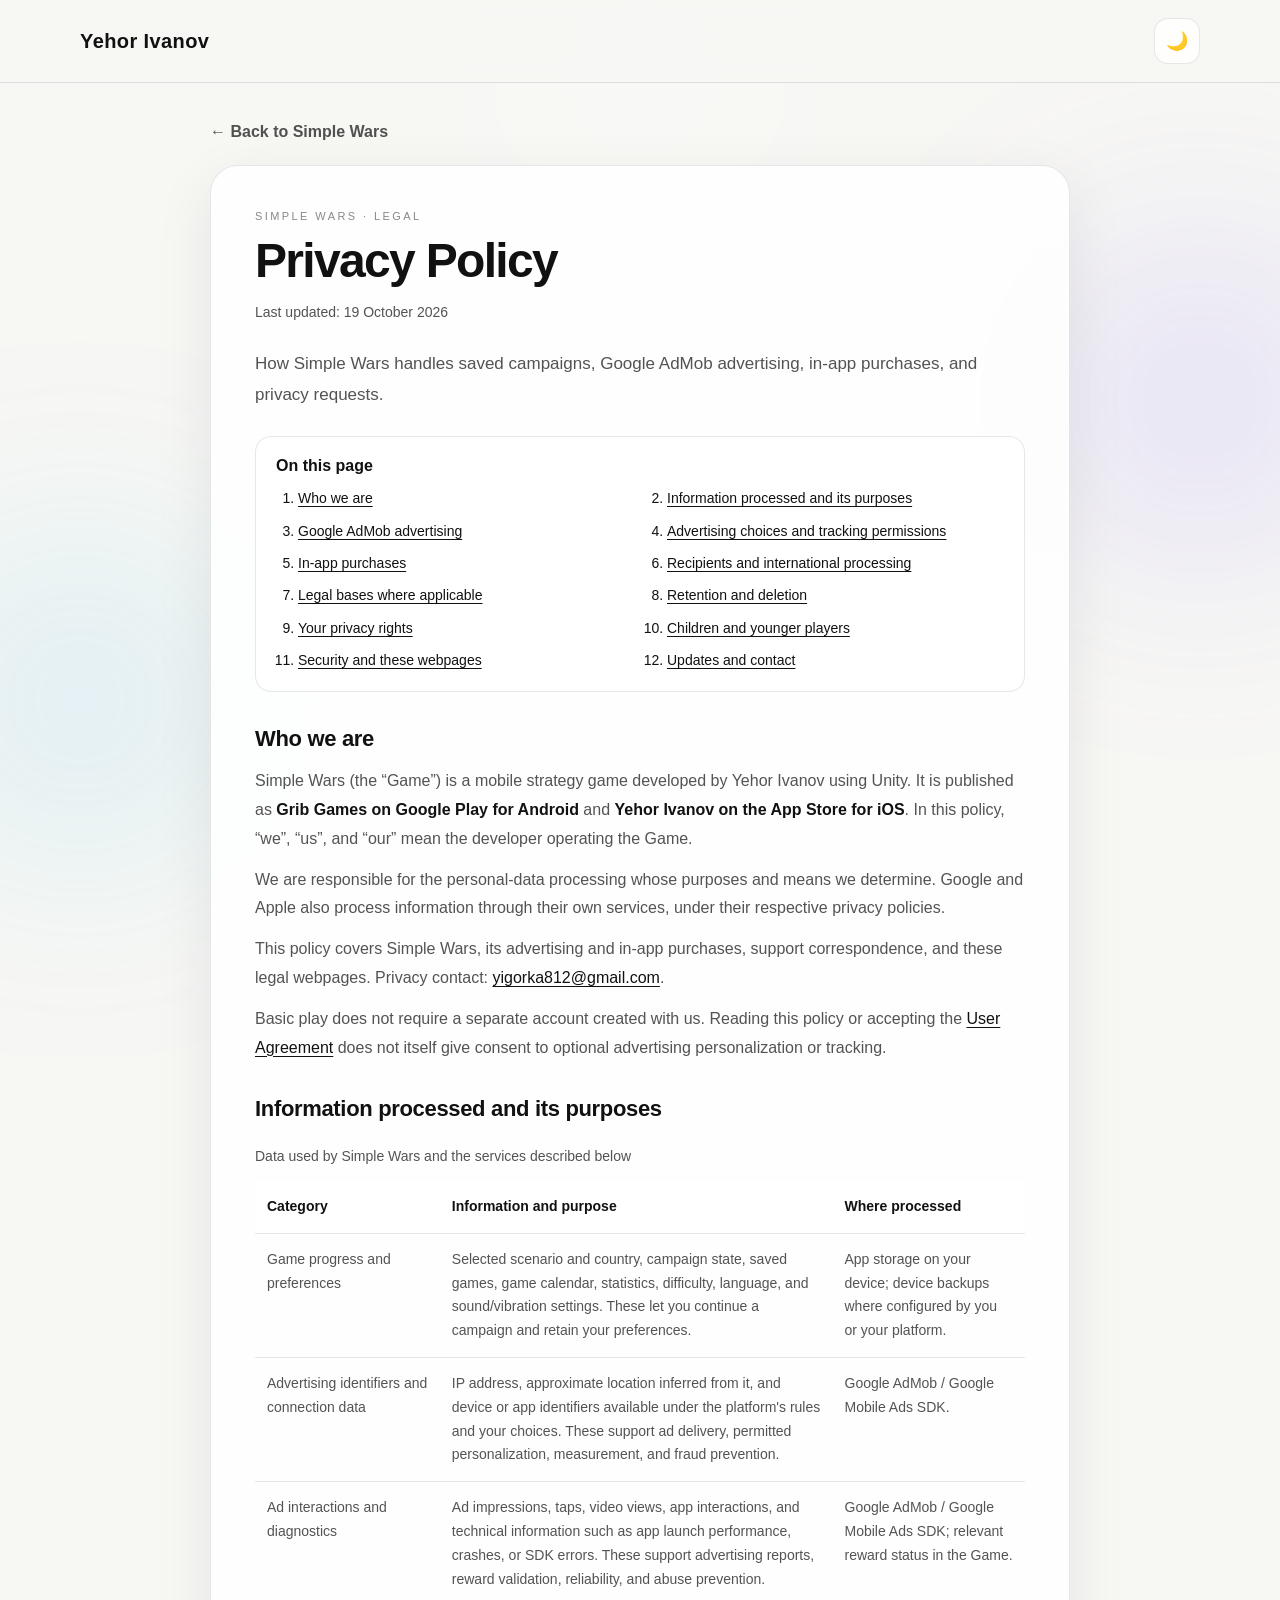
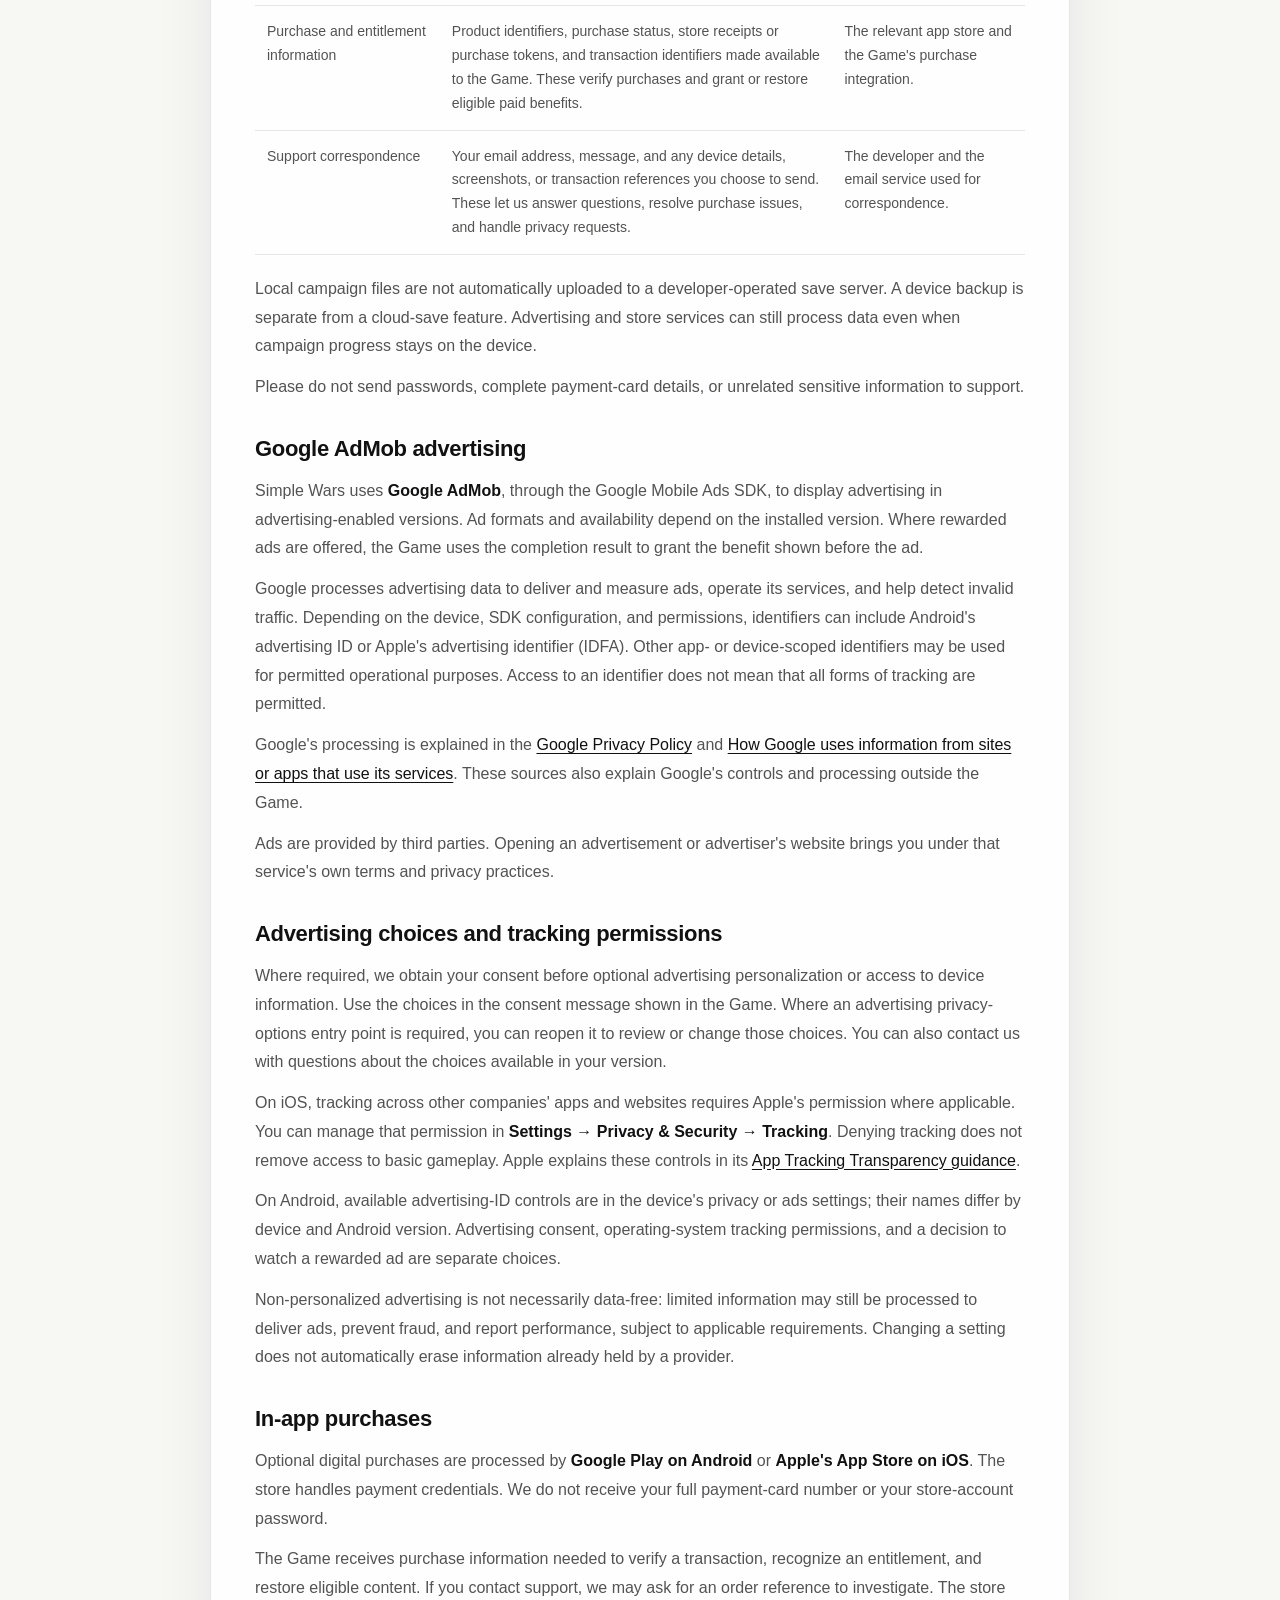
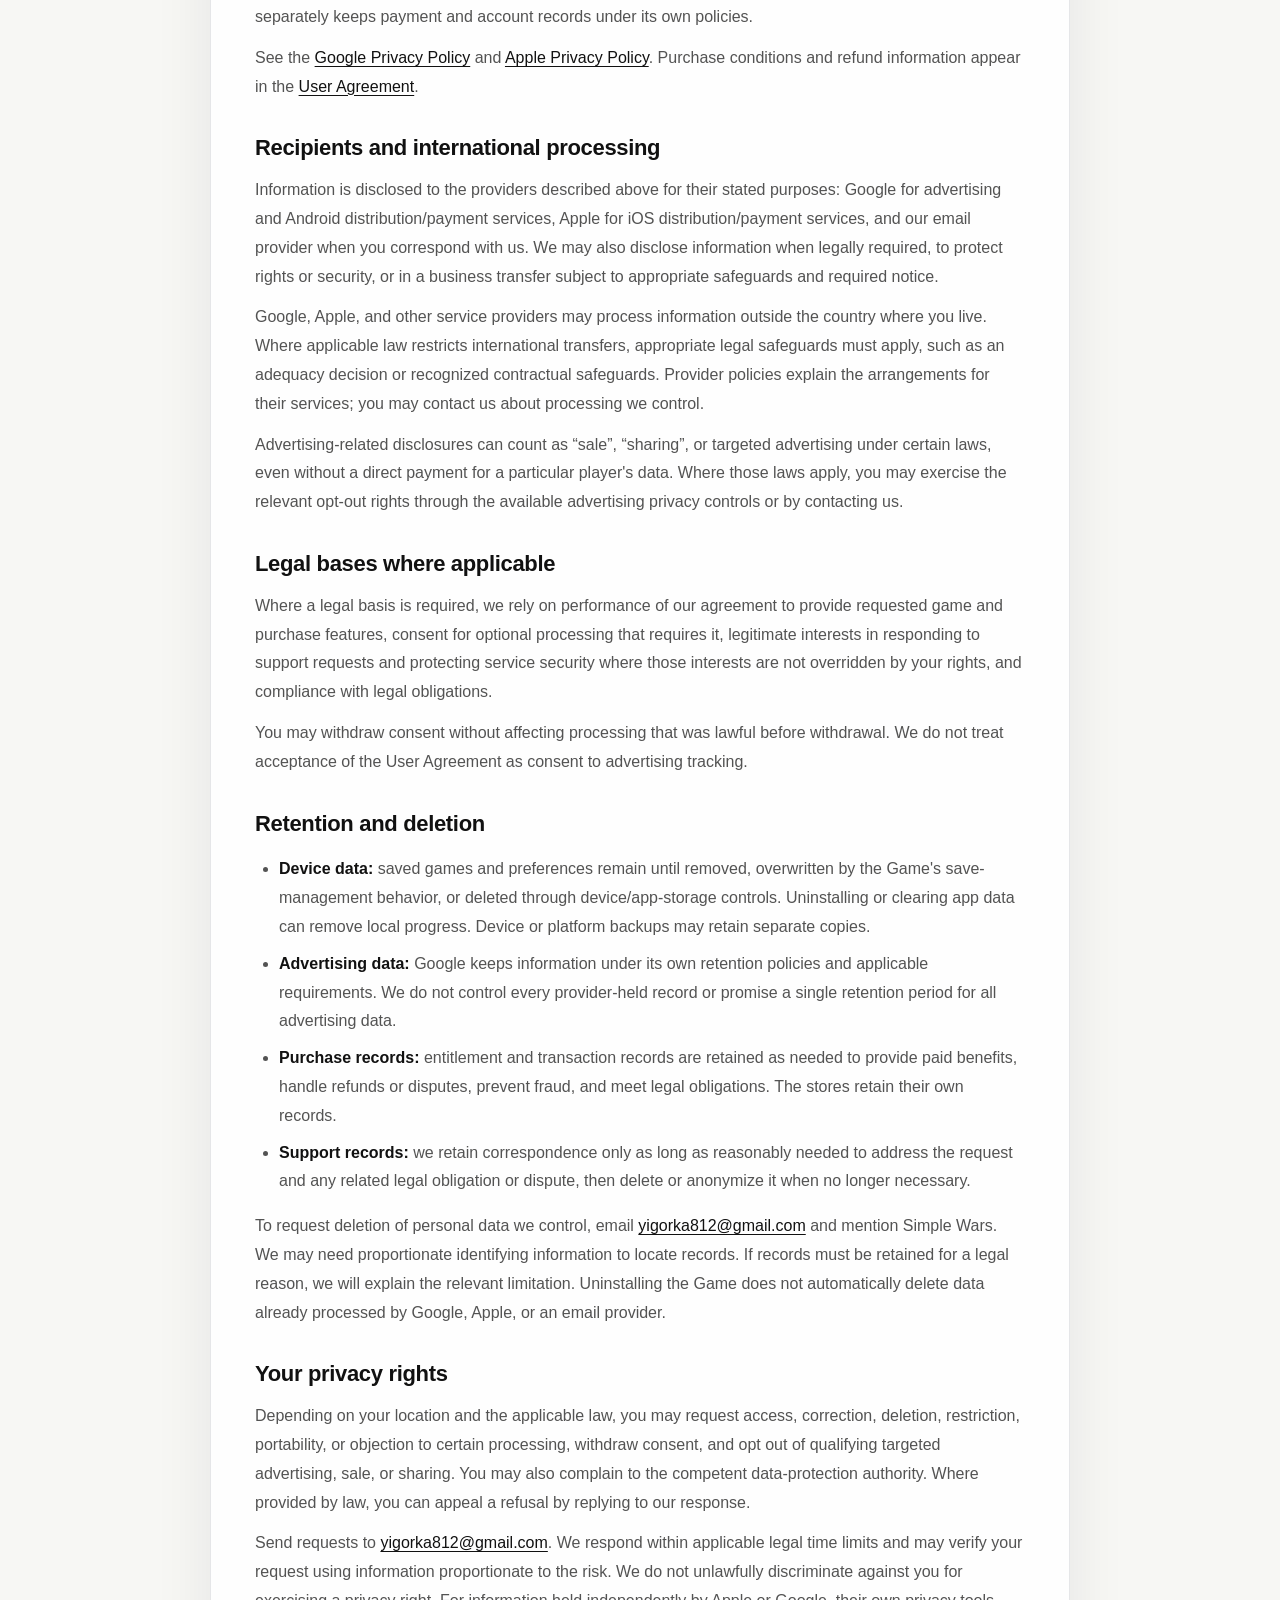
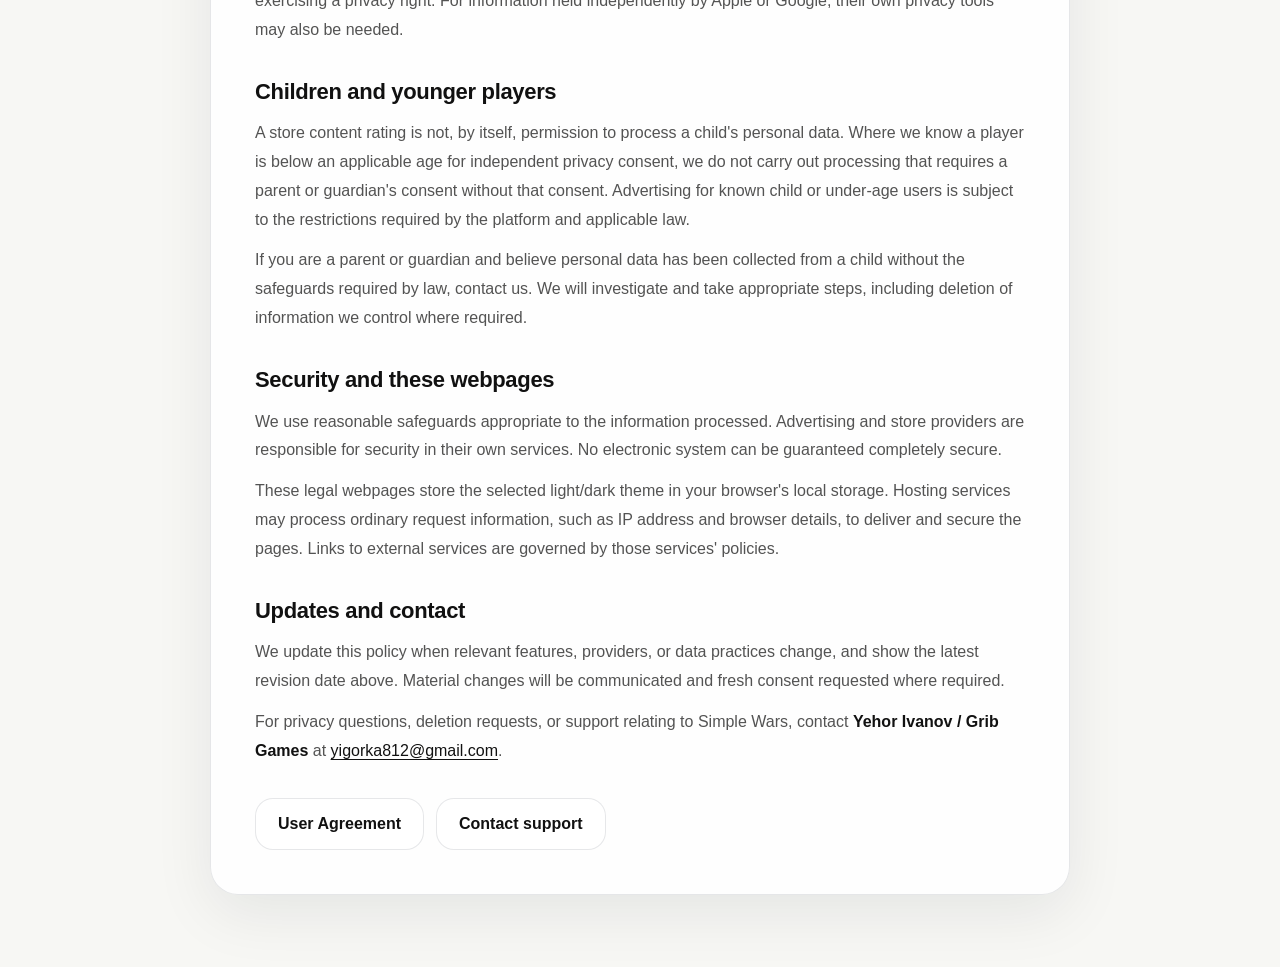
<file: privacy-simple-wars.html>
<!DOCTYPE html>
<html lang="en">
<head>
  <meta charset="UTF-8" />
  <meta name="viewport" content="width=device-width, initial-scale=1.0" />
  <meta name="description" content="How Simple Wars handles saved campaigns, Google AdMob advertising, in-app purchases, and privacy requests." />
  <title>Privacy Policy — Simple Wars | Yehor Ivanov</title>
  <link rel="canonical" href="https://yehorivanov.com/privacy-simple-wars.html" />
  <link rel="stylesheet" href="style.css" />
  <link rel="stylesheet" href="legal-simple-wars.css" />
</head>
<body>
  <div class="bg-glow glow-1" aria-hidden="true"></div>
  <div class="bg-glow glow-2" aria-hidden="true"></div>
  <div class="bg-glow glow-3" aria-hidden="true"></div>
  <header class="site-header">
    <div class="container header-inner">
      <a href="index.html" class="logo">Yehor Ivanov</a>
      <button id="themeToggle" class="theme-toggle" type="button" aria-label="Switch to dark theme">
        <span class="theme-toggle-icon" aria-hidden="true">🌙</span>
      </button>
    </div>
  </header>
  <main class="container legal-page">
    <div class="back-link-wrap">
      <a class="back-link" href="game.html?slug=simple-wars">← Back to Simple Wars</a>
    </div>
    <article class="card legal-card">
      <p class="section-label">Simple Wars · Legal</p>
      <h1>Privacy Policy</h1>
      <p class="legal-date">Last updated: <time datetime="2026-10-19">19 October 2026</time></p>
      <p class="legal-intro">How Simple Wars handles saved campaigns, Google AdMob advertising, in-app purchases, and privacy requests.</p>
      <nav class="legal-toc" aria-label="On this page">
        <h2>On this page</h2>
        <ol>
          <li><a href="#scope">Who we are</a></li>
          <li><a href="#information">Information processed and its purposes</a></li>
          <li><a href="#advertising">Google AdMob advertising</a></li>
          <li><a href="#choices">Advertising choices and tracking permissions</a></li>
          <li><a href="#purchases">In-app purchases</a></li>
          <li><a href="#sharing">Recipients and international processing</a></li>
          <li><a href="#legal-bases">Legal bases where applicable</a></li>
          <li><a href="#retention">Retention and deletion</a></li>
          <li><a href="#rights">Your privacy rights</a></li>
          <li><a href="#children">Children and younger players</a></li>
          <li><a href="#security">Security and these webpages</a></li>
          <li><a href="#changes">Updates and contact</a></li>
        </ol>
      </nav>
      <div class="legal-content">
        <section aria-labelledby="scope">
          <h2 id="scope">Who we are</h2>
<p>Simple Wars (the “Game”) is a mobile strategy game developed by Yehor Ivanov using Unity. It is published as <strong>Grib Games on Google Play for Android</strong> and <strong>Yehor Ivanov on the App Store for iOS</strong>. In this policy, “we”, “us”, and “our” mean the developer operating the Game.</p>
<p>We are responsible for the personal-data processing whose purposes and means we determine. Google and Apple also process information through their own services, under their respective privacy policies.</p>
<p>This policy covers Simple Wars, its advertising and in-app purchases, support correspondence, and these legal webpages. Privacy contact: <a href="mailto:yigorka812@gmail.com?subject=Simple%20Wars%20Privacy%20Request">yigorka812@gmail.com</a>.</p>
<p>Basic play does not require a separate account created with us. Reading this policy or accepting the <a href="terms-simple-wars.html">User Agreement</a> does not itself give consent to optional advertising personalization or tracking.</p>
        </section>
        <section aria-labelledby="information">
          <h2 id="information">Information processed and its purposes</h2>
<div class="legal-table-wrap">
<table class="legal-table">
<caption>Data used by Simple Wars and the services described below</caption>
<thead><tr><th scope="col">Category</th><th scope="col">Information and purpose</th><th scope="col">Where processed</th></tr></thead>
<tbody>
<tr><td>Game progress and preferences</td><td>Selected scenario and country, campaign state, saved games, game calendar, statistics, difficulty, language, and sound/vibration settings. These let you continue a campaign and retain your preferences.</td><td>App storage on your device; device backups where configured by you or your platform.</td></tr>
<tr><td>Advertising identifiers and connection data</td><td>IP address, approximate location inferred from it, and device or app identifiers available under the platform's rules and your choices. These support ad delivery, permitted personalization, measurement, and fraud prevention.</td><td>Google AdMob / Google Mobile Ads SDK.</td></tr>
<tr><td>Ad interactions and diagnostics</td><td>Ad impressions, taps, video views, app interactions, and technical information such as app launch performance, crashes, or SDK errors. These support advertising reports, reward validation, reliability, and abuse prevention.</td><td>Google AdMob / Google Mobile Ads SDK; relevant reward status in the Game.</td></tr>
<tr><td>Purchase and entitlement information</td><td>Product identifiers, purchase status, store receipts or purchase tokens, and transaction identifiers made available to the Game. These verify purchases and grant or restore eligible paid benefits.</td><td>The relevant app store and the Game's purchase integration.</td></tr>
<tr><td>Support correspondence</td><td>Your email address, message, and any device details, screenshots, or transaction references you choose to send. These let us answer questions, resolve purchase issues, and handle privacy requests.</td><td>The developer and the email service used for correspondence.</td></tr>
</tbody>
</table>
</div>
<p>Local campaign files are not automatically uploaded to a developer-operated save server. A device backup is separate from a cloud-save feature. Advertising and store services can still process data even when campaign progress stays on the device.</p>
<p>Please do not send passwords, complete payment-card details, or unrelated sensitive information to support.</p>
        </section>
        <section aria-labelledby="advertising">
          <h2 id="advertising">Google AdMob advertising</h2>
<p>Simple Wars uses <strong>Google AdMob</strong>, through the Google Mobile Ads SDK, to display advertising in advertising-enabled versions. Ad formats and availability depend on the installed version. Where rewarded ads are offered, the Game uses the completion result to grant the benefit shown before the ad.</p>
<p>Google processes advertising data to deliver and measure ads, operate its services, and help detect invalid traffic. Depending on the device, SDK configuration, and permissions, identifiers can include Android's advertising ID or Apple's advertising identifier (IDFA). Other app- or device-scoped identifiers may be used for permitted operational purposes. Access to an identifier does not mean that all forms of tracking are permitted.</p>
<p>Google's processing is explained in the <a href="https://policies.google.com/privacy" target="_blank" rel="noopener noreferrer">Google Privacy Policy</a> and <a href="https://policies.google.com/technologies/partner-sites" target="_blank" rel="noopener noreferrer">How Google uses information from sites or apps that use its services</a>. These sources also explain Google's controls and processing outside the Game.</p>
<p>Ads are provided by third parties. Opening an advertisement or advertiser's website brings you under that service's own terms and privacy practices.</p>
        </section>
        <section aria-labelledby="choices">
          <h2 id="choices">Advertising choices and tracking permissions</h2>
<p>Where required, we obtain your consent before optional advertising personalization or access to device information. Use the choices in the consent message shown in the Game. Where an advertising privacy-options entry point is required, you can reopen it to review or change those choices. You can also contact us with questions about the choices available in your version.</p>
<p>On iOS, tracking across other companies' apps and websites requires Apple's permission where applicable. You can manage that permission in <strong>Settings → Privacy &amp; Security → Tracking</strong>. Denying tracking does not remove access to basic gameplay. Apple explains these controls in its <a href="https://support.apple.com/en-us/102420" target="_blank" rel="noopener noreferrer">App Tracking Transparency guidance</a>.</p>
<p>On Android, available advertising-ID controls are in the device's privacy or ads settings; their names differ by device and Android version. Advertising consent, operating-system tracking permissions, and a decision to watch a rewarded ad are separate choices.</p>
<p>Non-personalized advertising is not necessarily data-free: limited information may still be processed to deliver ads, prevent fraud, and report performance, subject to applicable requirements. Changing a setting does not automatically erase information already held by a provider.</p>
        </section>
        <section aria-labelledby="purchases">
          <h2 id="purchases">In-app purchases</h2>
<p>Optional digital purchases are processed by <strong>Google Play on Android</strong> or <strong>Apple's App Store on iOS</strong>. The store handles payment credentials. We do not receive your full payment-card number or your store-account password.</p>
<p>The Game receives purchase information needed to verify a transaction, recognize an entitlement, and restore eligible content. If you contact support, we may ask for an order reference to investigate. The store separately keeps payment and account records under its own policies.</p>
<p>See the <a href="https://policies.google.com/privacy" target="_blank" rel="noopener noreferrer">Google Privacy Policy</a> and <a href="https://www.apple.com/legal/privacy/en-ww/" target="_blank" rel="noopener noreferrer">Apple Privacy Policy</a>. Purchase conditions and refund information appear in the <a href="terms-simple-wars.html#purchases">User Agreement</a>.</p>
        </section>
        <section aria-labelledby="sharing">
          <h2 id="sharing">Recipients and international processing</h2>
<p>Information is disclosed to the providers described above for their stated purposes: Google for advertising and Android distribution/payment services, Apple for iOS distribution/payment services, and our email provider when you correspond with us. We may also disclose information when legally required, to protect rights or security, or in a business transfer subject to appropriate safeguards and required notice.</p>
<p>Google, Apple, and other service providers may process information outside the country where you live. Where applicable law restricts international transfers, appropriate legal safeguards must apply, such as an adequacy decision or recognized contractual safeguards. Provider policies explain the arrangements for their services; you may contact us about processing we control.</p>
<p>Advertising-related disclosures can count as “sale”, “sharing”, or targeted advertising under certain laws, even without a direct payment for a particular player's data. Where those laws apply, you may exercise the relevant opt-out rights through the available advertising privacy controls or by contacting us.</p>
        </section>
        <section aria-labelledby="legal-bases">
          <h2 id="legal-bases">Legal bases where applicable</h2>
<p>Where a legal basis is required, we rely on performance of our agreement to provide requested game and purchase features, consent for optional processing that requires it, legitimate interests in responding to support requests and protecting service security where those interests are not overridden by your rights, and compliance with legal obligations.</p>
<p>You may withdraw consent without affecting processing that was lawful before withdrawal. We do not treat acceptance of the User Agreement as consent to advertising tracking.</p>
        </section>
        <section aria-labelledby="retention">
          <h2 id="retention">Retention and deletion</h2>
<ul>
<li><strong>Device data:</strong> saved games and preferences remain until removed, overwritten by the Game's save-management behavior, or deleted through device/app-storage controls. Uninstalling or clearing app data can remove local progress. Device or platform backups may retain separate copies.</li>
<li><strong>Advertising data:</strong> Google keeps information under its own retention policies and applicable requirements. We do not control every provider-held record or promise a single retention period for all advertising data.</li>
<li><strong>Purchase records:</strong> entitlement and transaction records are retained as needed to provide paid benefits, handle refunds or disputes, prevent fraud, and meet legal obligations. The stores retain their own records.</li>
<li><strong>Support records:</strong> we retain correspondence only as long as reasonably needed to address the request and any related legal obligation or dispute, then delete or anonymize it when no longer necessary.</li>
</ul>
<p>To request deletion of personal data we control, email <a href="mailto:yigorka812@gmail.com?subject=Simple%20Wars%20Deletion%20Request">yigorka812@gmail.com</a> and mention Simple Wars. We may need proportionate identifying information to locate records. If records must be retained for a legal reason, we will explain the relevant limitation. Uninstalling the Game does not automatically delete data already processed by Google, Apple, or an email provider.</p>
        </section>
        <section aria-labelledby="rights">
          <h2 id="rights">Your privacy rights</h2>
<p>Depending on your location and the applicable law, you may request access, correction, deletion, restriction, portability, or objection to certain processing, withdraw consent, and opt out of qualifying targeted advertising, sale, or sharing. You may also complain to the competent data-protection authority. Where provided by law, you can appeal a refusal by replying to our response.</p>
<p>Send requests to <a href="mailto:yigorka812@gmail.com?subject=Simple%20Wars%20Privacy%20Request">yigorka812@gmail.com</a>. We respond within applicable legal time limits and may verify your request using information proportionate to the risk. We do not unlawfully discriminate against you for exercising a privacy right. For information held independently by Apple or Google, their own privacy tools may also be needed.</p>
        </section>
        <section aria-labelledby="children">
          <h2 id="children">Children and younger players</h2>
<p>A store content rating is not, by itself, permission to process a child's personal data. Where we know a player is below an applicable age for independent privacy consent, we do not carry out processing that requires a parent or guardian's consent without that consent. Advertising for known child or under-age users is subject to the restrictions required by the platform and applicable law.</p>
<p>If you are a parent or guardian and believe personal data has been collected from a child without the safeguards required by law, contact us. We will investigate and take appropriate steps, including deletion of information we control where required.</p>
        </section>
        <section aria-labelledby="security">
          <h2 id="security">Security and these webpages</h2>
<p>We use reasonable safeguards appropriate to the information processed. Advertising and store providers are responsible for security in their own services. No electronic system can be guaranteed completely secure.</p>
<p>These legal webpages store the selected light/dark theme in your browser's local storage. Hosting services may process ordinary request information, such as IP address and browser details, to deliver and secure the pages. Links to external services are governed by those services' policies.</p>
        </section>
        <section aria-labelledby="changes">
          <h2 id="changes">Updates and contact</h2>
<p>We update this policy when relevant features, providers, or data practices change, and show the latest revision date above. Material changes will be communicated and fresh consent requested where required.</p>
<p>For privacy questions, deletion requests, or support relating to Simple Wars, contact <strong>Yehor Ivanov / Grib Games</strong> at <a href="mailto:yigorka812@gmail.com">yigorka812@gmail.com</a>.</p>
        </section>
      </div>
      <div class="legal-actions">
        <a class="btn btn-secondary" href="terms-simple-wars.html">User Agreement</a>
        <a class="btn btn-secondary" href="mailto:yigorka812@gmail.com?subject=Simple%20Wars%20Support">Contact support</a>
      </div>
    </article>
  </main>
  <script>
    (() => {
      const body = document.body;
      const button = document.getElementById("themeToggle");
      const icon = button.querySelector(".theme-toggle-icon");
      let savedTheme = "light";
      try { savedTheme = localStorage.getItem("theme") || "light"; } catch {}
      body.classList.toggle("dark-theme", savedTheme === "dark");
      const refresh = () => {
        const dark = body.classList.contains("dark-theme");
        icon.textContent = dark ? "☀️" : "🌙";
        button.setAttribute("aria-label", dark ? "Switch to light theme" : "Switch to dark theme");
      };
      refresh();
      button.addEventListener("click", () => {
        body.classList.toggle("dark-theme");
        try { localStorage.setItem("theme", body.classList.contains("dark-theme") ? "dark" : "light"); } catch {}
        refresh();
      });
    })();
  </script>
</body>
</html>
</file>
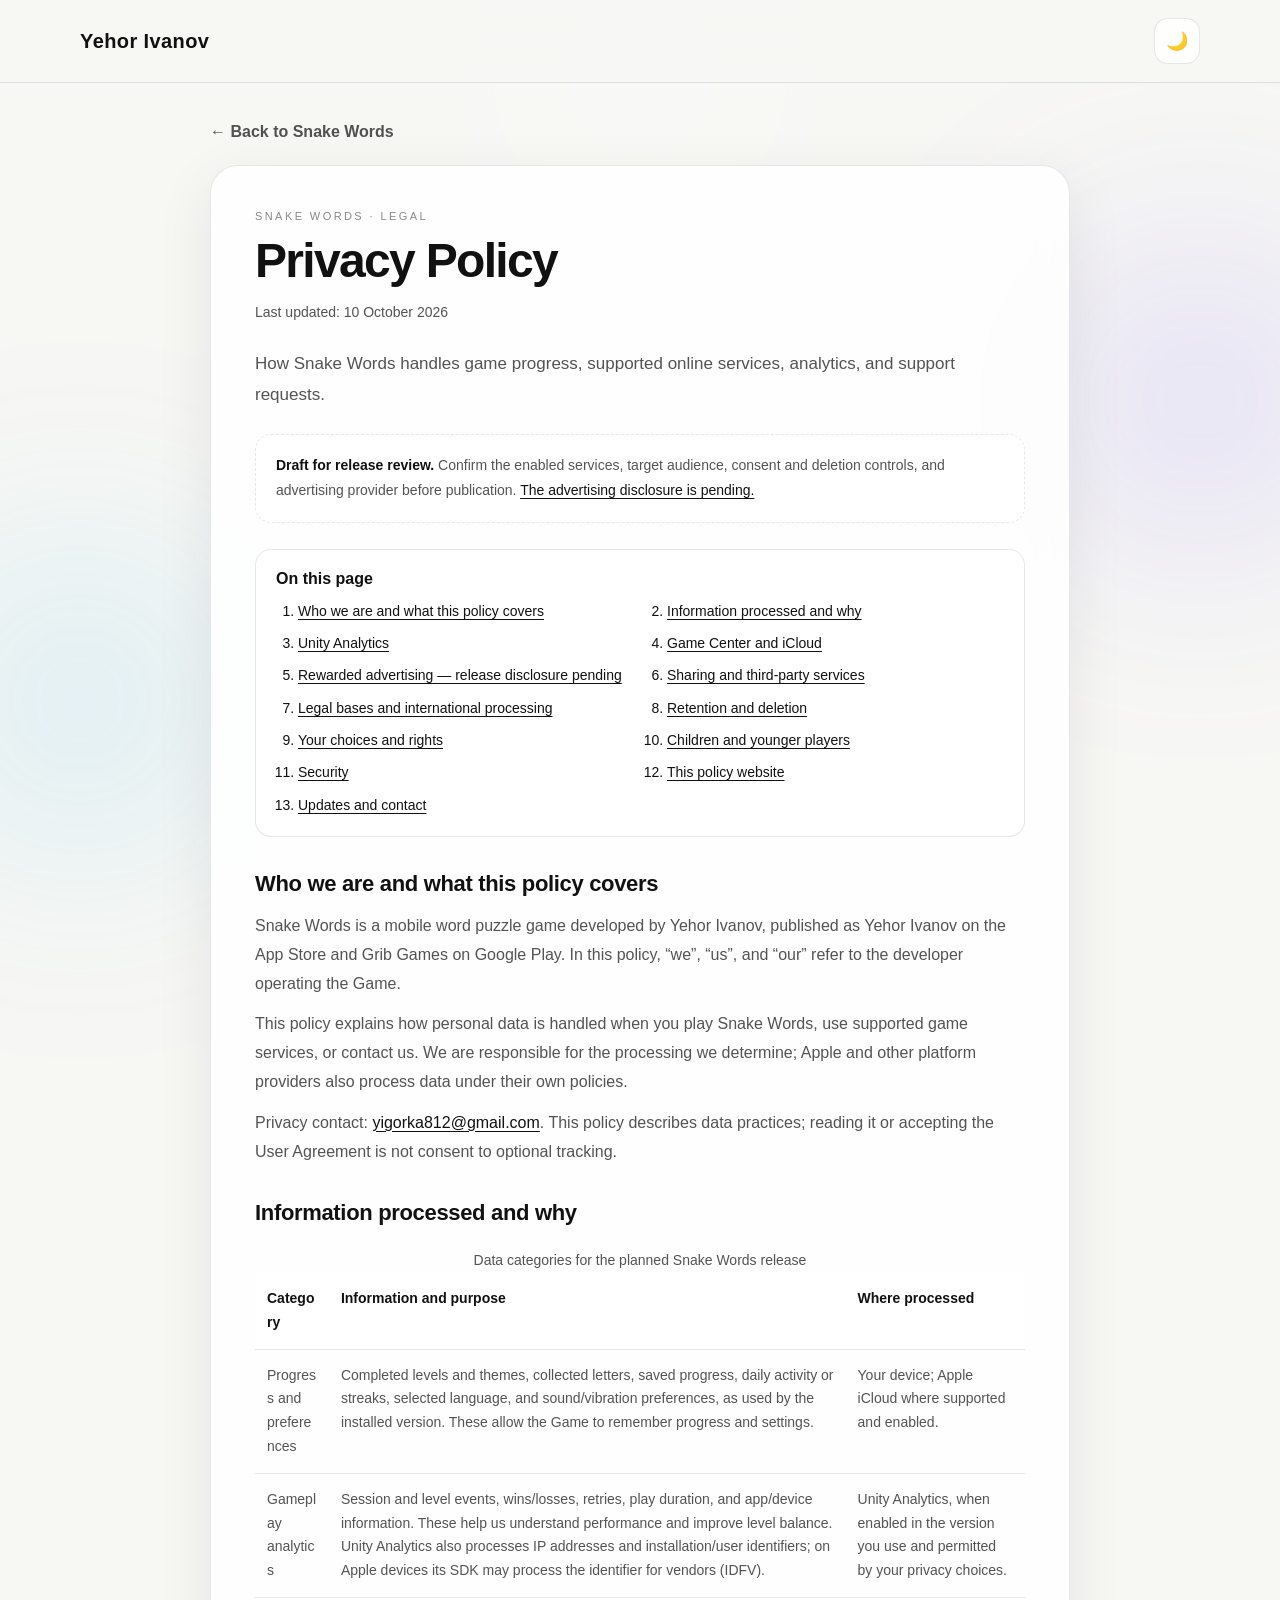
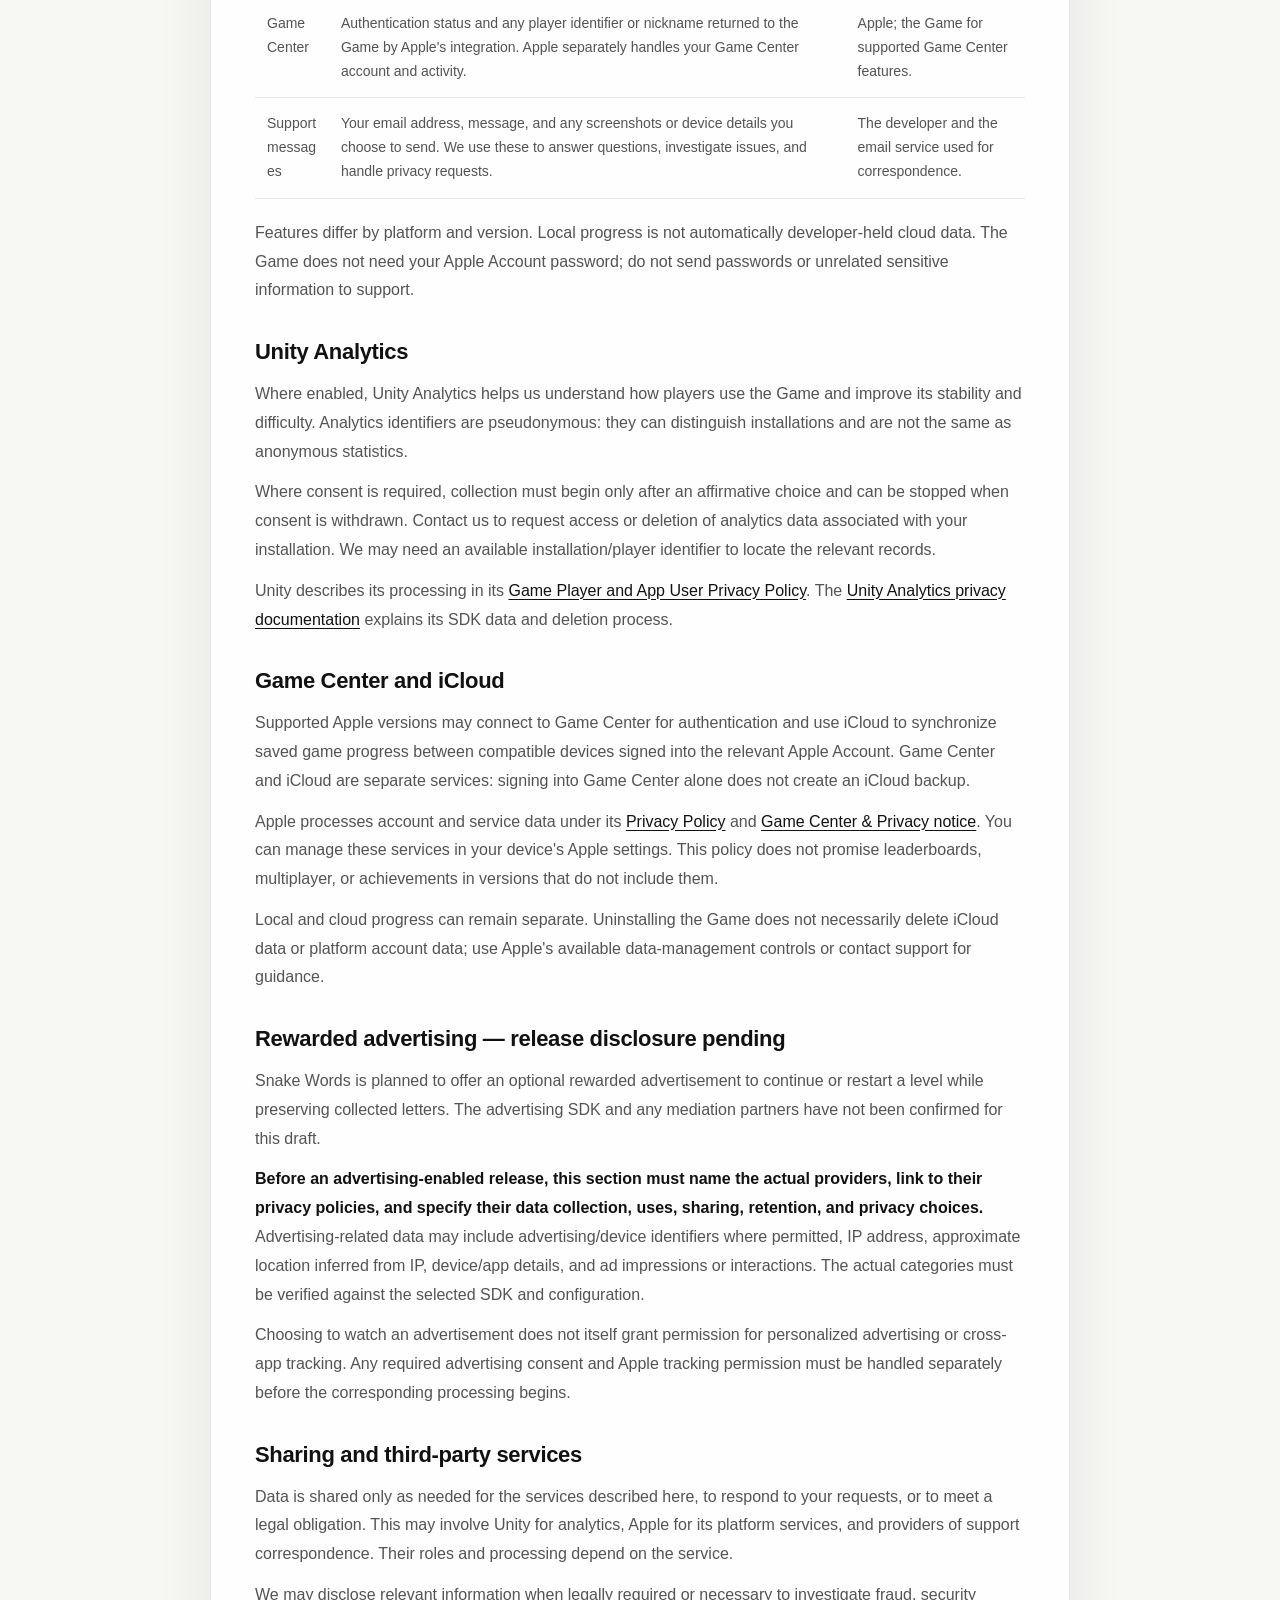
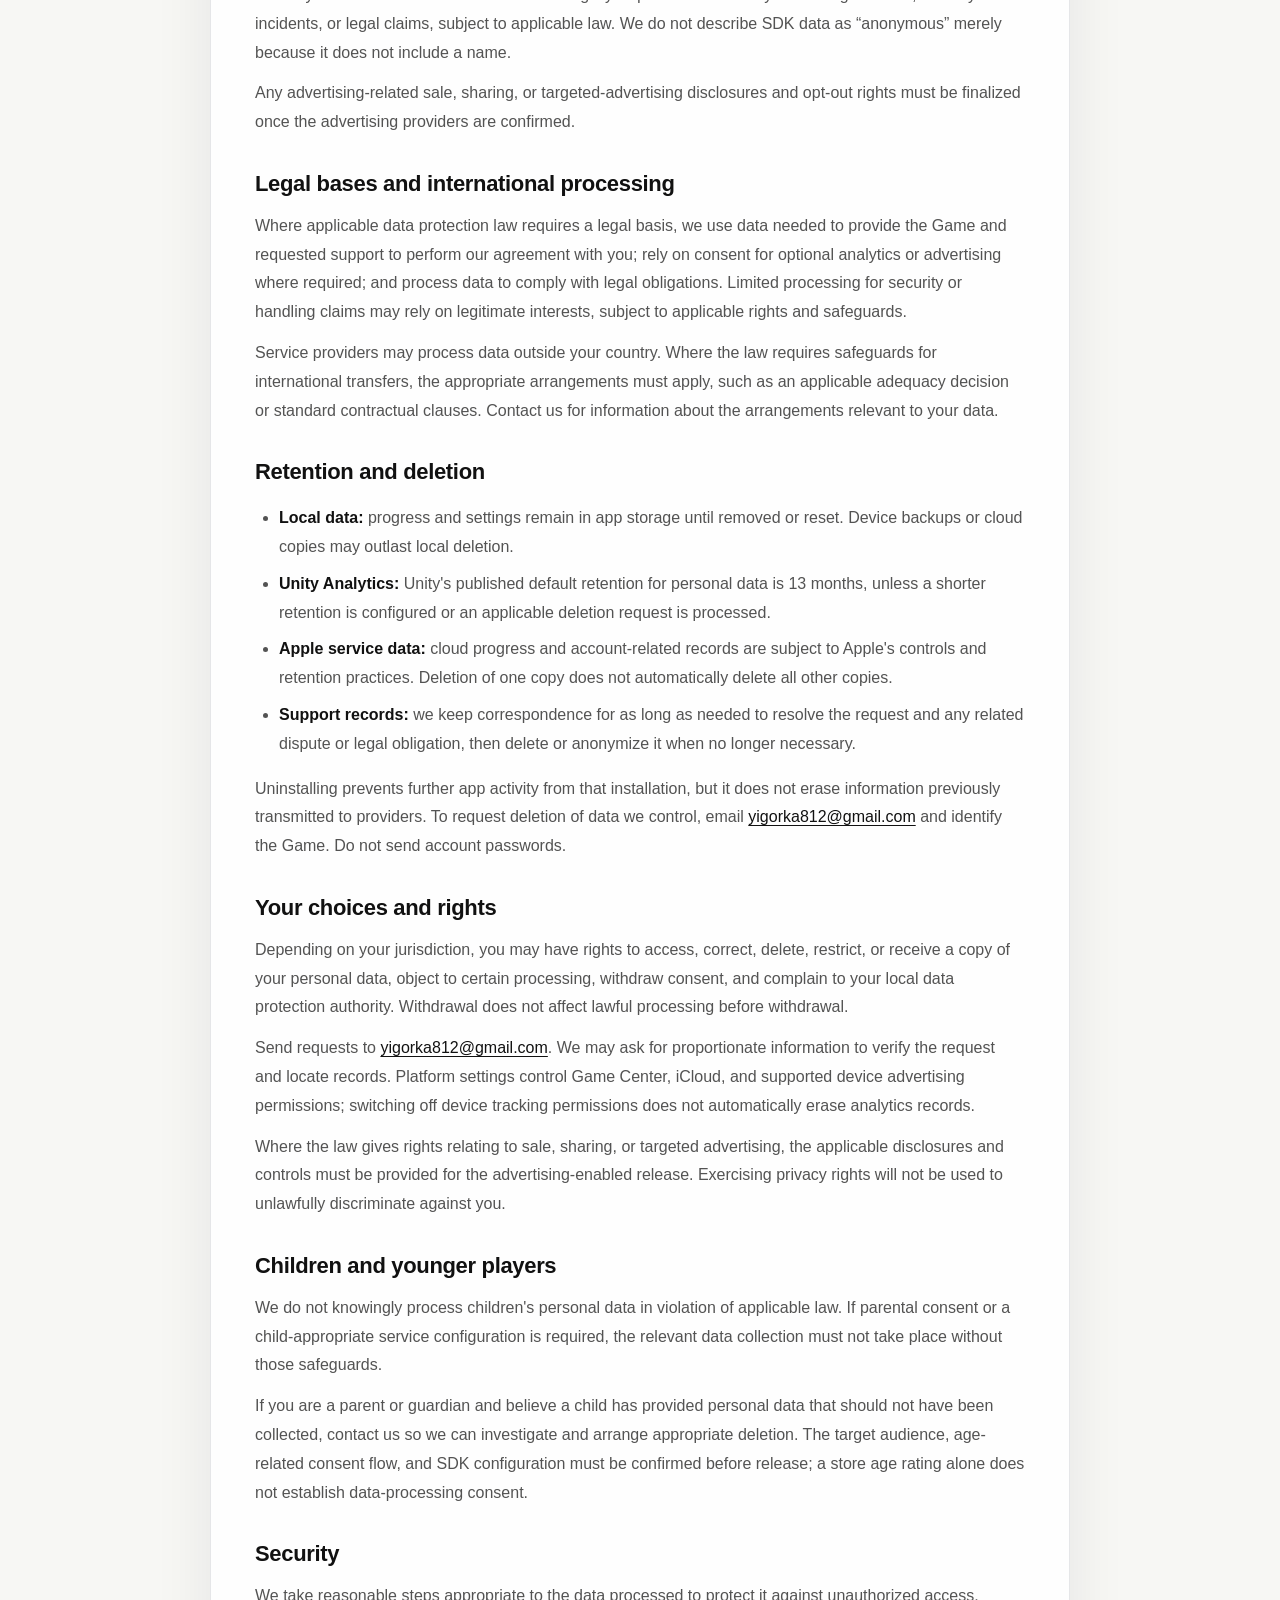
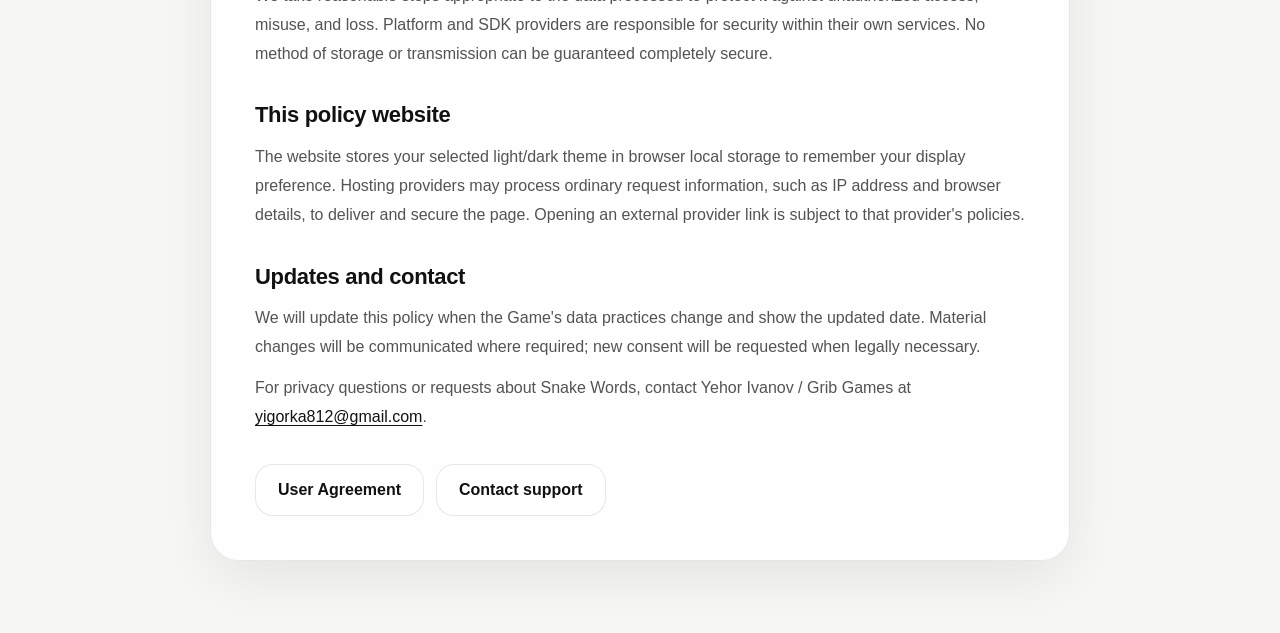
<file: privacy-snake-words.html>
<!DOCTYPE html>
<html lang="en">
<head>
  <meta charset="UTF-8" />
  <meta name="viewport" content="width=device-width, initial-scale=1.0" />
  <meta name="description" content="How Snake Words handles game progress, supported online services, analytics, and support requests." />
  <meta name="robots" content="noindex, nofollow" />
  <title>Privacy Policy — Snake Words | Yehor Ivanov</title>
  <link rel="stylesheet" href="style.css" />
  <link rel="stylesheet" href="legal-snake-words.css" />
</head>
<body>
  <div class="bg-glow glow-1" aria-hidden="true"></div>
  <div class="bg-glow glow-2" aria-hidden="true"></div>
  <div class="bg-glow glow-3" aria-hidden="true"></div>
  <header class="site-header">
    <div class="container header-inner">
      <a href="index.html" class="logo">Yehor Ivanov</a>
      <button id="themeToggle" class="theme-toggle" type="button" aria-label="Switch to dark theme">
        <span class="theme-toggle-icon" aria-hidden="true">🌙</span>
      </button>
    </div>
  </header>
  <main class="container legal-page">
    <div class="back-link-wrap">
      <a class="back-link" href="game.html?slug=snake-words">← Back to Snake Words</a>
    </div>
    <article class="card legal-card">
      <p class="section-label">Snake Words · Legal</p>
      <h1>Privacy Policy</h1>
      <p class="legal-date">Last updated: <time datetime="2026-10-10">10 October 2026</time></p>
      <p class="legal-intro">How Snake Words handles game progress, supported online services, analytics, and support requests.</p>
      <aside class="legal-review" role="note"><strong>Draft for release review.</strong> Confirm the enabled services, target audience, consent and deletion controls, and advertising provider before publication. <a href="#advertising">The advertising disclosure is pending.</a></aside>
      <nav class="legal-toc" aria-label="On this page">
        <h2>On this page</h2>
        <ol>
          <li><a href="#scope">Who we are and what this policy covers</a></li>
          <li><a href="#information">Information processed and why</a></li>
          <li><a href="#analytics">Unity Analytics</a></li>
          <li><a href="#apple-services">Game Center and iCloud</a></li>
          <li><a href="#advertising">Rewarded advertising — release disclosure pending</a></li>
          <li><a href="#sharing">Sharing and third-party services</a></li>
          <li><a href="#legal-bases">Legal bases and international processing</a></li>
          <li><a href="#retention">Retention and deletion</a></li>
          <li><a href="#rights">Your choices and rights</a></li>
          <li><a href="#children">Children and younger players</a></li>
          <li><a href="#security">Security</a></li>
          <li><a href="#website">This policy website</a></li>
          <li><a href="#changes">Updates and contact</a></li>
        </ol>
      </nav>
      <div class="legal-content">
        <section aria-labelledby="scope">
          <h2 id="scope">Who we are and what this policy covers</h2>
          <p>Snake Words is a mobile word puzzle game developed by Yehor Ivanov, published as Yehor Ivanov on the App Store and Grib Games on Google Play. In this policy, “we”, “us”, and “our” refer to the developer operating the Game.</p>
<p>This policy explains how personal data is handled when you play Snake Words, use supported game services, or contact us. We are responsible for the processing we determine; Apple and other platform providers also process data under their own policies.</p>
<p>Privacy contact: <a href="mailto:yigorka812@gmail.com">yigorka812@gmail.com</a>. This policy describes data practices; reading it or accepting the User Agreement is not consent to optional tracking.</p>
        </section>

        <section aria-labelledby="information">
          <h2 id="information">Information processed and why</h2>
          <div class="legal-table-wrap">
<table class="legal-table">
  <caption>Data categories for the planned Snake Words release</caption>
  <thead><tr><th scope="col">Category</th><th scope="col">Information and purpose</th><th scope="col">Where processed</th></tr></thead>
  <tbody>
    <tr><td>Progress and preferences</td><td>Completed levels and themes, collected letters, saved progress, daily activity or streaks, selected language, and sound/vibration preferences, as used by the installed version. These allow the Game to remember progress and settings.</td><td>Your device; Apple iCloud where supported and enabled.</td></tr>
    <tr><td>Gameplay analytics</td><td>Session and level events, wins/losses, retries, play duration, and app/device information. These help us understand performance and improve level balance. Unity Analytics also processes IP addresses and installation/user identifiers; on Apple devices its SDK may process the identifier for vendors (IDFV).</td><td>Unity Analytics, when enabled in the version you use and permitted by your privacy choices.</td></tr>
    <tr><td>Game Center</td><td>Authentication status and any player identifier or nickname returned to the Game by Apple's integration. Apple separately handles your Game Center account and activity.</td><td>Apple; the Game for supported Game Center features.</td></tr>
    <tr><td>Support messages</td><td>Your email address, message, and any screenshots or device details you choose to send. We use these to answer questions, investigate issues, and handle privacy requests.</td><td>The developer and the email service used for correspondence.</td></tr>
  </tbody>
</table>
</div>
<p>Features differ by platform and version. Local progress is not automatically developer-held cloud data. The Game does not need your Apple Account password; do not send passwords or unrelated sensitive information to support.</p>
        </section>

        <section aria-labelledby="analytics">
          <h2 id="analytics">Unity Analytics</h2>
          <p>Where enabled, Unity Analytics helps us understand how players use the Game and improve its stability and difficulty. Analytics identifiers are pseudonymous: they can distinguish installations and are not the same as anonymous statistics.</p>
<p>Where consent is required, collection must begin only after an affirmative choice and can be stopped when consent is withdrawn. Contact us to request access or deletion of analytics data associated with your installation. We may need an available installation/player identifier to locate the relevant records.</p>
<p>Unity describes its processing in its <a href="https://unity.com/legal/game-player-and-app-user-privacy-policy" target="_blank" rel="noopener noreferrer">Game Player and App User Privacy Policy</a>. The <a href="https://docs.unity.com/en-us/analytics/privacy-and-consent/privacy-overview" target="_blank" rel="noopener noreferrer">Unity Analytics privacy documentation</a> explains its SDK data and deletion process.</p>
        </section>

        <section aria-labelledby="apple-services">
          <h2 id="apple-services">Game Center and iCloud</h2>
          <p>Supported Apple versions may connect to Game Center for authentication and use iCloud to synchronize saved game progress between compatible devices signed into the relevant Apple Account. Game Center and iCloud are separate services: signing into Game Center alone does not create an iCloud backup.</p>
<p>Apple processes account and service data under its <a href="https://www.apple.com/legal/privacy/en-ww/" target="_blank" rel="noopener noreferrer">Privacy Policy</a> and <a href="https://www.apple.com/legal/privacy/data/en/game-center/" target="_blank" rel="noopener noreferrer">Game Center &amp; Privacy notice</a>. You can manage these services in your device's Apple settings. This policy does not promise leaderboards, multiplayer, or achievements in versions that do not include them.</p>
<p>Local and cloud progress can remain separate. Uninstalling the Game does not necessarily delete iCloud data or platform account data; use Apple's available data-management controls or contact support for guidance.</p>
        </section>

        <section aria-labelledby="advertising">
          <h2 id="advertising">Rewarded advertising — release disclosure pending</h2>
          <p>Snake Words is planned to offer an optional rewarded advertisement to continue or restart a level while preserving collected letters. The advertising SDK and any mediation partners have not been confirmed for this draft.</p>
<p><strong>Before an advertising-enabled release, this section must name the actual providers, link to their privacy policies, and specify their data collection, uses, sharing, retention, and privacy choices.</strong> Advertising-related data may include advertising/device identifiers where permitted, IP address, approximate location inferred from IP, device/app details, and ad impressions or interactions. The actual categories must be verified against the selected SDK and configuration.</p>
<p>Choosing to watch an advertisement does not itself grant permission for personalized advertising or cross-app tracking. Any required advertising consent and Apple tracking permission must be handled separately before the corresponding processing begins.</p>
        </section>

        <section aria-labelledby="sharing">
          <h2 id="sharing">Sharing and third-party services</h2>
          <p>Data is shared only as needed for the services described here, to respond to your requests, or to meet a legal obligation. This may involve Unity for analytics, Apple for its platform services, and providers of support correspondence. Their roles and processing depend on the service.</p>
<p>We may disclose relevant information when legally required or necessary to investigate fraud, security incidents, or legal claims, subject to applicable law. We do not describe SDK data as “anonymous” merely because it does not include a name.</p>
<p>Any advertising-related sale, sharing, or targeted-advertising disclosures and opt-out rights must be finalized once the advertising providers are confirmed.</p>
        </section>

        <section aria-labelledby="legal-bases">
          <h2 id="legal-bases">Legal bases and international processing</h2>
          <p>Where applicable data protection law requires a legal basis, we use data needed to provide the Game and requested support to perform our agreement with you; rely on consent for optional analytics or advertising where required; and process data to comply with legal obligations. Limited processing for security or handling claims may rely on legitimate interests, subject to applicable rights and safeguards.</p>
<p>Service providers may process data outside your country. Where the law requires safeguards for international transfers, the appropriate arrangements must apply, such as an applicable adequacy decision or standard contractual clauses. Contact us for information about the arrangements relevant to your data.</p>
        </section>

        <section aria-labelledby="retention">
          <h2 id="retention">Retention and deletion</h2>
          <ul>
  <li><strong>Local data:</strong> progress and settings remain in app storage until removed or reset. Device backups or cloud copies may outlast local deletion.</li>
  <li><strong>Unity Analytics:</strong> Unity's published default retention for personal data is 13 months, unless a shorter retention is configured or an applicable deletion request is processed.</li>
  <li><strong>Apple service data:</strong> cloud progress and account-related records are subject to Apple's controls and retention practices. Deletion of one copy does not automatically delete all other copies.</li>
  <li><strong>Support records:</strong> we keep correspondence for as long as needed to resolve the request and any related dispute or legal obligation, then delete or anonymize it when no longer necessary.</li>
</ul>
<p>Uninstalling prevents further app activity from that installation, but it does not erase information previously transmitted to providers. To request deletion of data we control, email <a href="mailto:yigorka812@gmail.com?subject=Snake%20Words%20Privacy%20Request">yigorka812@gmail.com</a> and identify the Game. Do not send account passwords.</p>
        </section>

        <section aria-labelledby="rights">
          <h2 id="rights">Your choices and rights</h2>
          <p>Depending on your jurisdiction, you may have rights to access, correct, delete, restrict, or receive a copy of your personal data, object to certain processing, withdraw consent, and complain to your local data protection authority. Withdrawal does not affect lawful processing before withdrawal.</p>
<p>Send requests to <a href="mailto:yigorka812@gmail.com?subject=Snake%20Words%20Privacy%20Request">yigorka812@gmail.com</a>. We may ask for proportionate information to verify the request and locate records. Platform settings control Game Center, iCloud, and supported device advertising permissions; switching off device tracking permissions does not automatically erase analytics records.</p>
<p>Where the law gives rights relating to sale, sharing, or targeted advertising, the applicable disclosures and controls must be provided for the advertising-enabled release. Exercising privacy rights will not be used to unlawfully discriminate against you.</p>
        </section>

        <section aria-labelledby="children">
          <h2 id="children">Children and younger players</h2>
          <p>We do not knowingly process children's personal data in violation of applicable law. If parental consent or a child-appropriate service configuration is required, the relevant data collection must not take place without those safeguards.</p>
<p>If you are a parent or guardian and believe a child has provided personal data that should not have been collected, contact us so we can investigate and arrange appropriate deletion. The target audience, age-related consent flow, and SDK configuration must be confirmed before release; a store age rating alone does not establish data-processing consent.</p>
        </section>

        <section aria-labelledby="security">
          <h2 id="security">Security</h2>
          <p>We take reasonable steps appropriate to the data processed to protect it against unauthorized access, misuse, and loss. Platform and SDK providers are responsible for security within their own services. No method of storage or transmission can be guaranteed completely secure.</p>
        </section>

        <section aria-labelledby="website">
          <h2 id="website">This policy website</h2>
          <p>The website stores your selected light/dark theme in browser local storage to remember your display preference. Hosting providers may process ordinary request information, such as IP address and browser details, to deliver and secure the page. Opening an external provider link is subject to that provider's policies.</p>
        </section>

        <section aria-labelledby="changes">
          <h2 id="changes">Updates and contact</h2>
          <p>We will update this policy when the Game's data practices change and show the updated date. Material changes will be communicated where required; new consent will be requested when legally necessary.</p>
<p>For privacy questions or requests about Snake Words, contact Yehor Ivanov / Grib Games at <a href="mailto:yigorka812@gmail.com">yigorka812@gmail.com</a>.</p>
        </section>
      </div>
      <div class="legal-actions">
        <a class="btn btn-secondary" href="terms-snake-words.html">User Agreement</a>
        <a class="btn btn-secondary" href="mailto:yigorka812@gmail.com?subject=Snake%20Words%20Support">Contact support</a>
      </div>
    </article>
  </main>
  <script>

    (() => {
      const body = document.body;
      const button = document.getElementById("themeToggle");
      const icon = button.querySelector(".theme-toggle-icon");
      let savedTheme = "light";
      try {
        savedTheme = localStorage.getItem("theme") || "light";
      } catch {}
      body.classList.toggle("dark-theme", savedTheme === "dark");
      const updateButton = () => {
        const dark = body.classList.contains("dark-theme");
        icon.textContent = dark ? "☀️" : "🌙";
        button.setAttribute("aria-label", dark ? "Switch to light theme" : "Switch to dark theme");
      };
      updateButton();
      button.addEventListener("click", () => {
        body.classList.toggle("dark-theme");
        try {
          localStorage.setItem("theme", body.classList.contains("dark-theme") ? "dark" : "light");
        } catch {}
        updateButton();
      });
    })();

  </script>
</body>
</html>
</file>
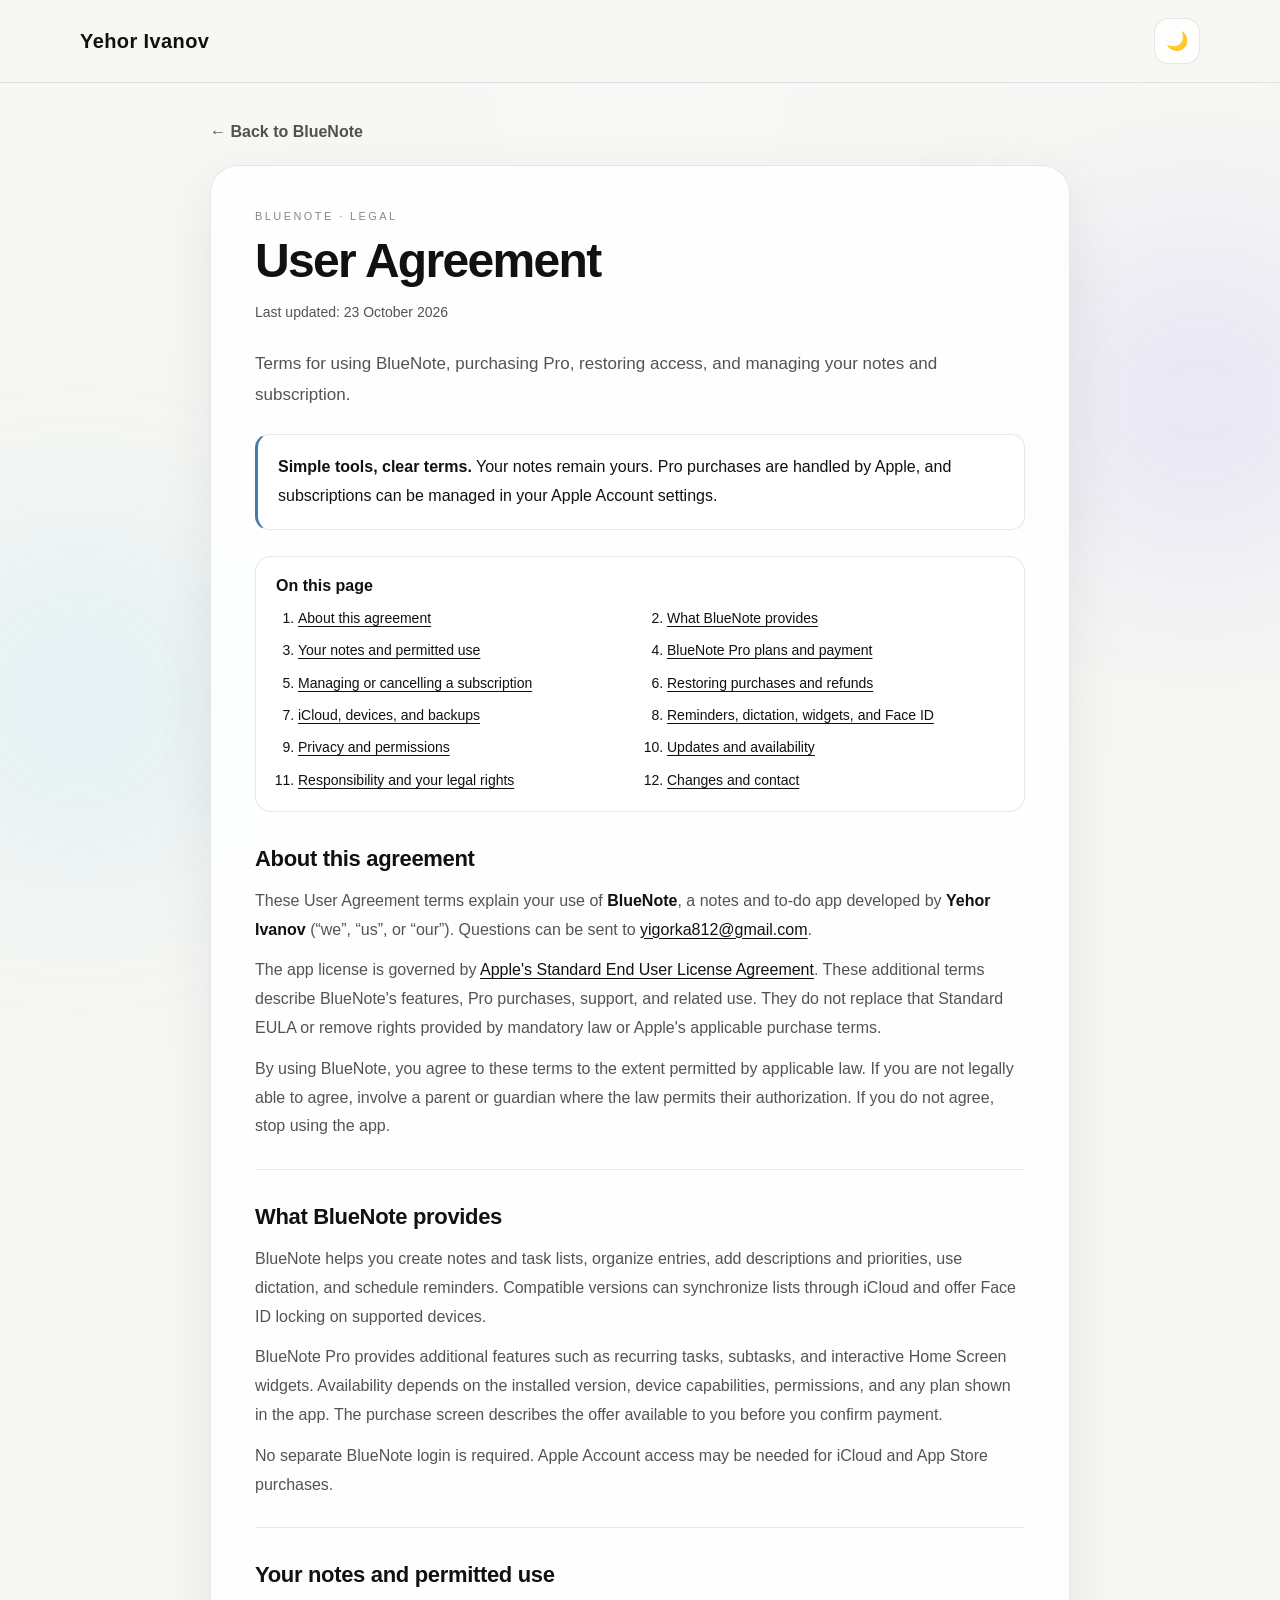
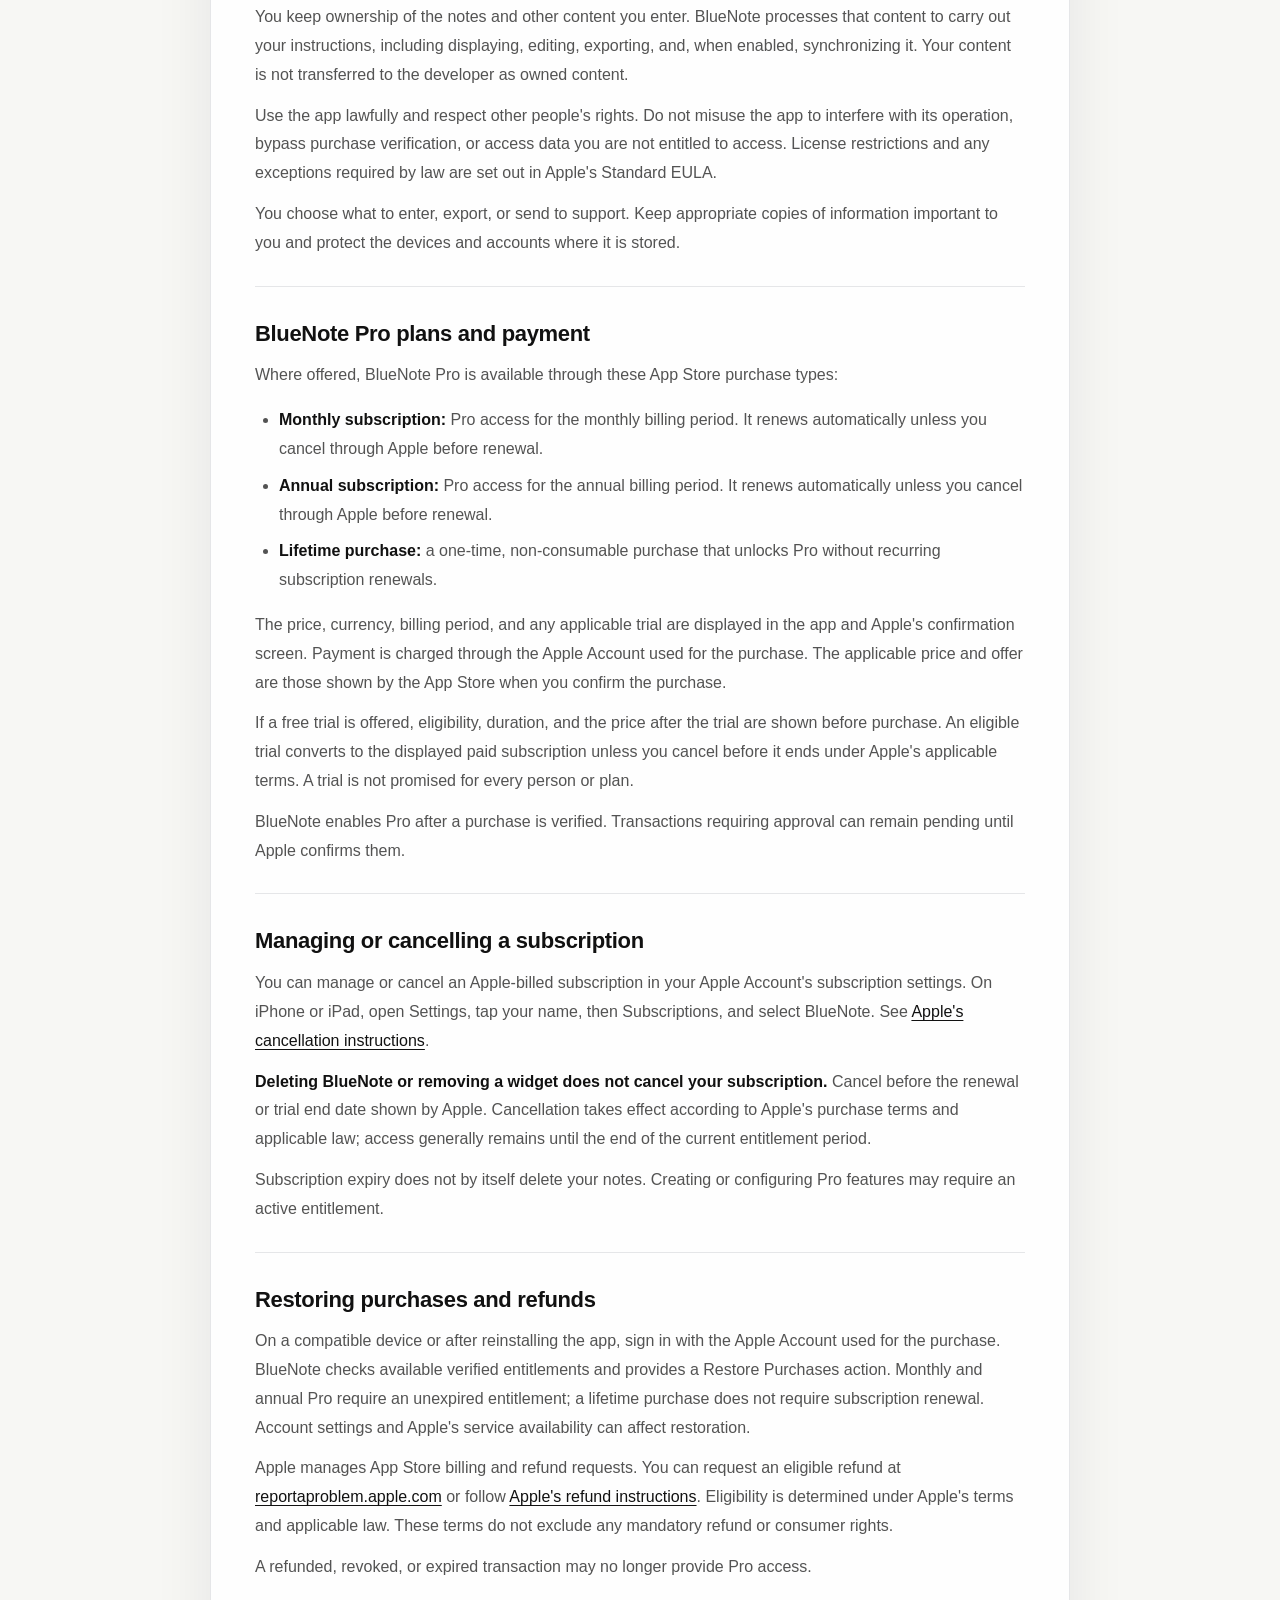
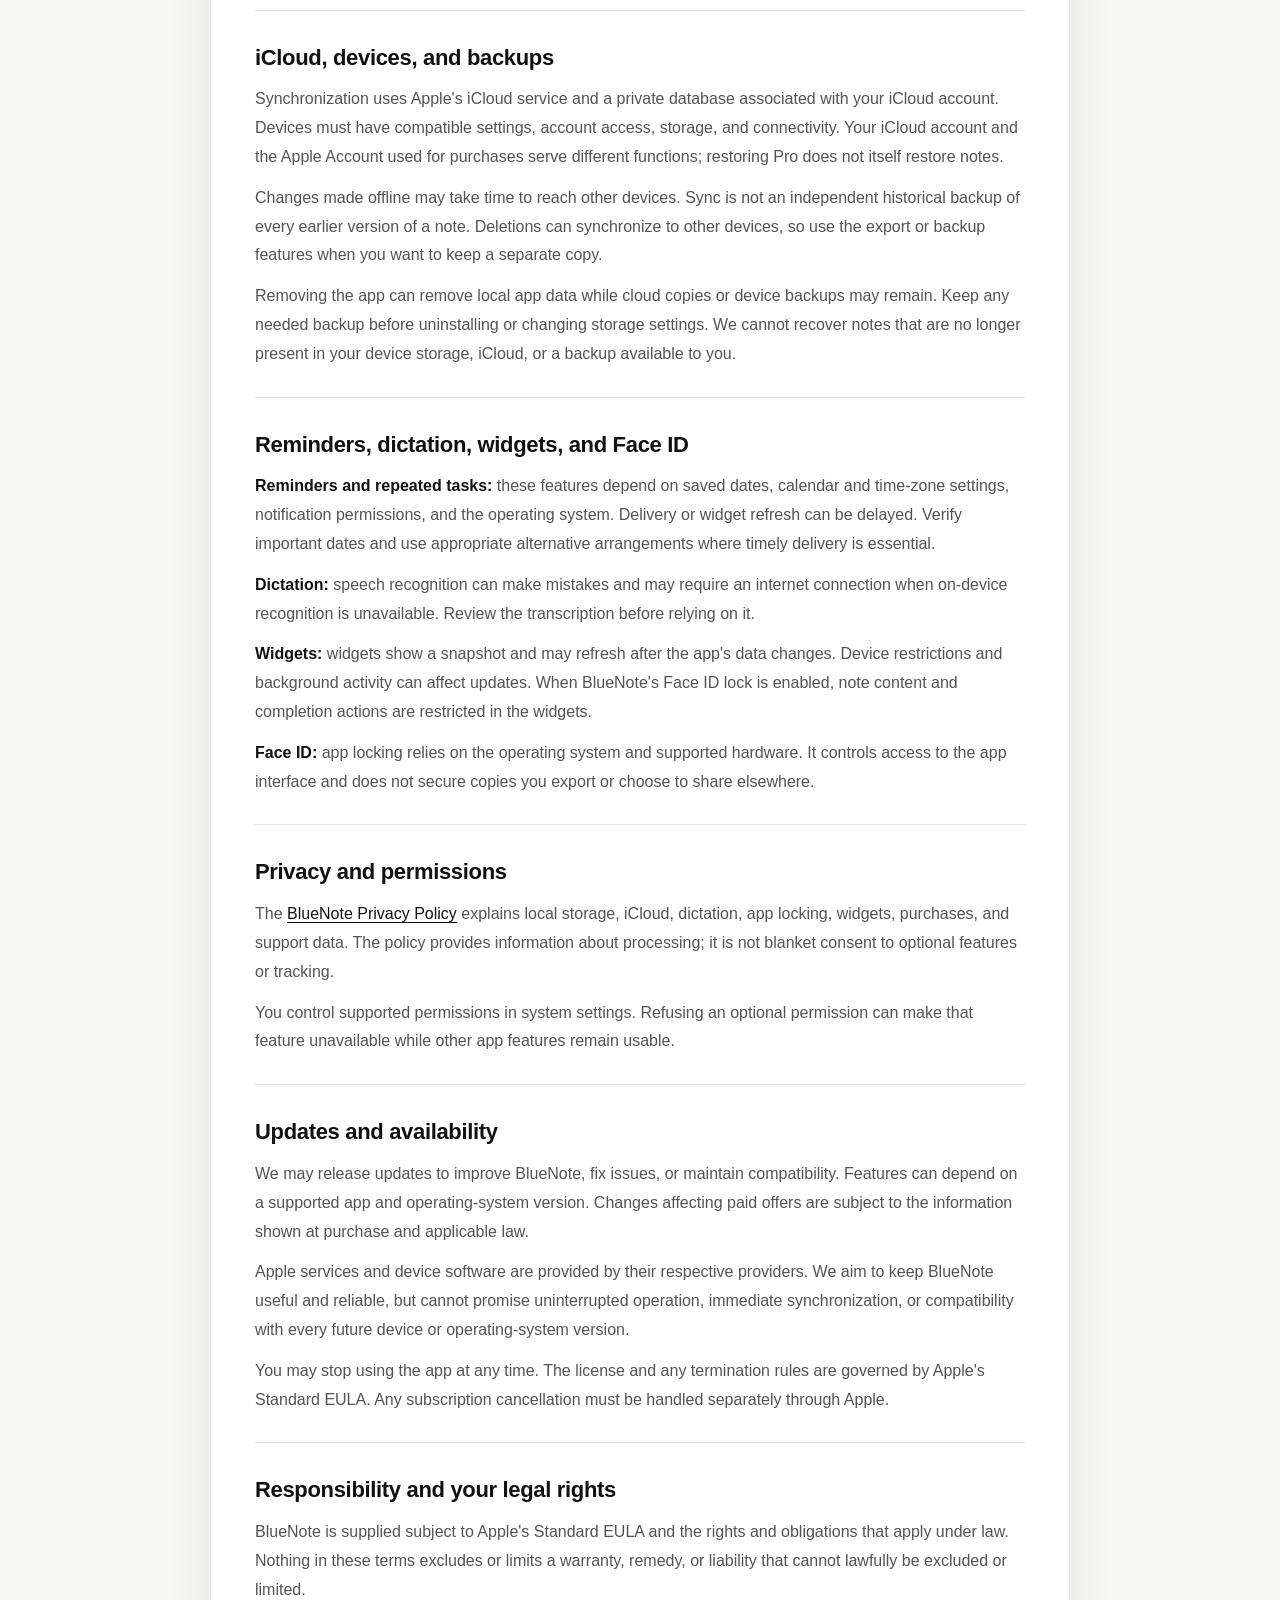
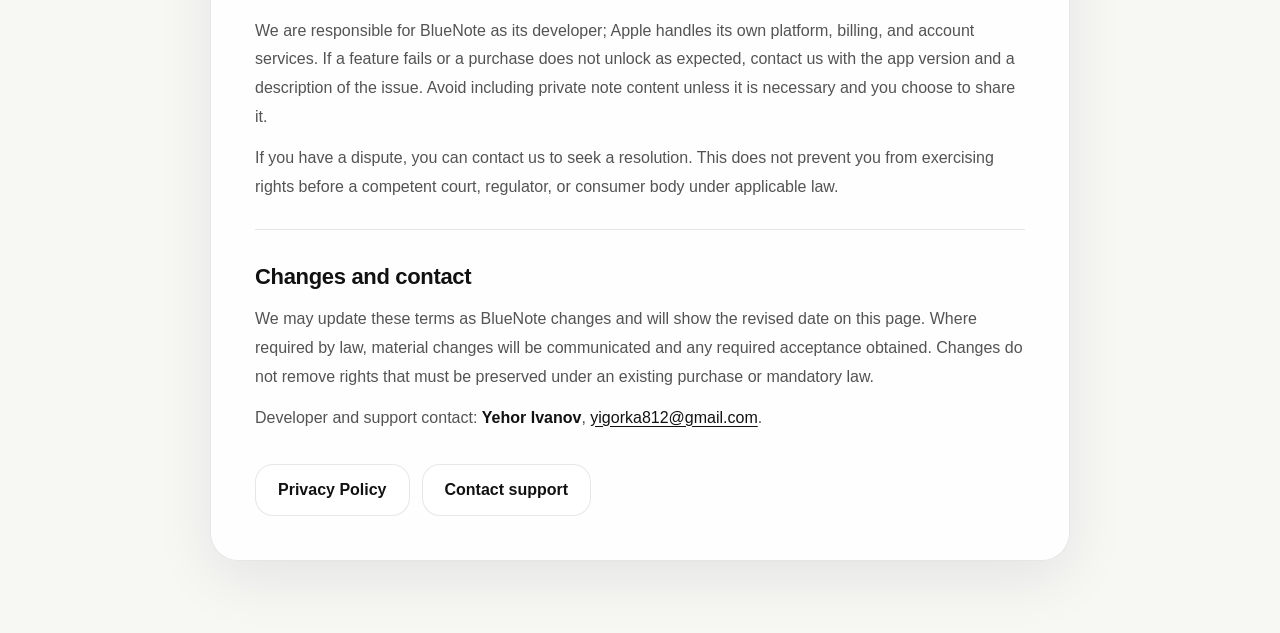
<file: terms-bluenote.html>
<!DOCTYPE html>
<html lang="en">
<head>
  <meta charset="UTF-8" />
  <meta name="viewport" content="width=device-width, initial-scale=1.0" />
  <meta name="description" content="Terms for using BlueNote, purchasing Pro, restoring access, and managing your notes and subscription." />
  <title>User Agreement — BlueNote | Yehor Ivanov</title>
  <link rel="stylesheet" href="style.css" />
  <link rel="stylesheet" href="legal-bluenote.css" />
</head>
<body>
  <div class="bg-glow glow-1" aria-hidden="true"></div>
  <div class="bg-glow glow-2" aria-hidden="true"></div>
  <div class="bg-glow glow-3" aria-hidden="true"></div>
  <header class="site-header">
    <div class="container header-inner">
      <a href="index.html" class="logo">Yehor Ivanov</a>
      <button id="themeToggle" class="theme-toggle" type="button" aria-label="Switch to dark theme">
        <span class="theme-toggle-icon" aria-hidden="true">🌙</span>
      </button>
    </div>
  </header>
  <main class="container legal-page">
    <div class="back-link-wrap">
      <a class="back-link" href="game.html?slug=bluenote">← Back to BlueNote</a>
    </div>
    <article class="card legal-card">
      <p class="section-label">BlueNote · Legal</p>
      <h1>User Agreement</h1>
      <p class="legal-date">Last updated: <time datetime="2026-10-23">23 October 2026</time></p>
      <p class="legal-intro">Terms for using BlueNote, purchasing Pro, restoring access, and managing your notes and subscription.</p>
      <aside class="legal-summary" aria-label="Overview"><strong>Simple tools, clear terms.</strong> Your notes remain yours. Pro purchases are handled by Apple, and subscriptions can be managed in your Apple Account settings.</aside>
      <nav class="legal-toc" aria-label="On this page">
        <h2>On this page</h2>
        <ol>
          <li><a href="#agreement">About this agreement</a></li>
          <li><a href="#service">What BlueNote provides</a></li>
          <li><a href="#content">Your notes and permitted use</a></li>
          <li><a href="#pro">BlueNote Pro plans and payment</a></li>
          <li><a href="#cancel">Managing or cancelling a subscription</a></li>
          <li><a href="#restore">Restoring purchases and refunds</a></li>
          <li><a href="#icloud">iCloud, devices, and backups</a></li>
          <li><a href="#optional-features">Reminders, dictation, widgets, and Face ID</a></li>
          <li><a href="#privacy">Privacy and permissions</a></li>
          <li><a href="#updates">Updates and availability</a></li>
          <li><a href="#rights">Responsibility and your legal rights</a></li>
          <li><a href="#changes">Changes and contact</a></li>
        </ol>
      </nav>
      <div class="legal-content">
        <section aria-labelledby="agreement">
          <h2 id="agreement">About this agreement</h2>
          <p>These User Agreement terms explain your use of <strong>BlueNote</strong>, a notes and to-do app developed by <strong>Yehor Ivanov</strong> (“we”, “us”, or “our”). Questions can be sent to <a href="mailto:yigorka812@gmail.com">yigorka812@gmail.com</a>.</p>
<p>The app license is governed by <a href="https://www.apple.com/legal/internet-services/itunes/dev/stdeula/" target="_blank" rel="noopener noreferrer">Apple's Standard End User License Agreement</a>. These additional terms describe BlueNote's features, Pro purchases, support, and related use. They do not replace that Standard EULA or remove rights provided by mandatory law or Apple's applicable purchase terms.</p>
<p>By using BlueNote, you agree to these terms to the extent permitted by applicable law. If you are not legally able to agree, involve a parent or guardian where the law permits their authorization. If you do not agree, stop using the app.</p>
        </section>

        <section aria-labelledby="service">
          <h2 id="service">What BlueNote provides</h2>
          <p>BlueNote helps you create notes and task lists, organize entries, add descriptions and priorities, use dictation, and schedule reminders. Compatible versions can synchronize lists through iCloud and offer Face ID locking on supported devices.</p>
<p>BlueNote Pro provides additional features such as recurring tasks, subtasks, and interactive Home Screen widgets. Availability depends on the installed version, device capabilities, permissions, and any plan shown in the app. The purchase screen describes the offer available to you before you confirm payment.</p>
<p>No separate BlueNote login is required. Apple Account access may be needed for iCloud and App Store purchases.</p>
        </section>

        <section aria-labelledby="content">
          <h2 id="content">Your notes and permitted use</h2>
          <p>You keep ownership of the notes and other content you enter. BlueNote processes that content to carry out your instructions, including displaying, editing, exporting, and, when enabled, synchronizing it. Your content is not transferred to the developer as owned content.</p>
<p>Use the app lawfully and respect other people's rights. Do not misuse the app to interfere with its operation, bypass purchase verification, or access data you are not entitled to access. License restrictions and any exceptions required by law are set out in Apple's Standard EULA.</p>
<p>You choose what to enter, export, or send to support. Keep appropriate copies of information important to you and protect the devices and accounts where it is stored.</p>
        </section>

        <section aria-labelledby="pro">
          <h2 id="pro">BlueNote Pro plans and payment</h2>
          <p>Where offered, BlueNote Pro is available through these App Store purchase types:</p>
<ul>
<li><strong>Monthly subscription:</strong> Pro access for the monthly billing period. It renews automatically unless you cancel through Apple before renewal.</li>
<li><strong>Annual subscription:</strong> Pro access for the annual billing period. It renews automatically unless you cancel through Apple before renewal.</li>
<li><strong>Lifetime purchase:</strong> a one-time, non-consumable purchase that unlocks Pro without recurring subscription renewals.</li>
</ul>
<p>The price, currency, billing period, and any applicable trial are displayed in the app and Apple's confirmation screen. Payment is charged through the Apple Account used for the purchase. The applicable price and offer are those shown by the App Store when you confirm the purchase.</p>
<p>If a free trial is offered, eligibility, duration, and the price after the trial are shown before purchase. An eligible trial converts to the displayed paid subscription unless you cancel before it ends under Apple's applicable terms. A trial is not promised for every person or plan.</p>
<p>BlueNote enables Pro after a purchase is verified. Transactions requiring approval can remain pending until Apple confirms them.</p>
        </section>

        <section aria-labelledby="cancel">
          <h2 id="cancel">Managing or cancelling a subscription</h2>
          <p>You can manage or cancel an Apple-billed subscription in your Apple Account's subscription settings. On iPhone or iPad, open Settings, tap your name, then Subscriptions, and select BlueNote. See <a href="https://support.apple.com/118428" target="_blank" rel="noopener noreferrer">Apple's cancellation instructions</a>.</p>
<p><strong>Deleting BlueNote or removing a widget does not cancel your subscription.</strong> Cancel before the renewal or trial end date shown by Apple. Cancellation takes effect according to Apple's purchase terms and applicable law; access generally remains until the end of the current entitlement period.</p>
<p>Subscription expiry does not by itself delete your notes. Creating or configuring Pro features may require an active entitlement.</p>
        </section>

        <section aria-labelledby="restore">
          <h2 id="restore">Restoring purchases and refunds</h2>
          <p>On a compatible device or after reinstalling the app, sign in with the Apple Account used for the purchase. BlueNote checks available verified entitlements and provides a Restore Purchases action. Monthly and annual Pro require an unexpired entitlement; a lifetime purchase does not require subscription renewal. Account settings and Apple's service availability can affect restoration.</p>
<p>Apple manages App Store billing and refund requests. You can request an eligible refund at <a href="https://reportaproblem.apple.com/" target="_blank" rel="noopener noreferrer">reportaproblem.apple.com</a> or follow <a href="https://support.apple.com/118223" target="_blank" rel="noopener noreferrer">Apple's refund instructions</a>. Eligibility is determined under Apple's terms and applicable law. These terms do not exclude any mandatory refund or consumer rights.</p>
<p>A refunded, revoked, or expired transaction may no longer provide Pro access.</p>
        </section>

        <section aria-labelledby="icloud">
          <h2 id="icloud">iCloud, devices, and backups</h2>
          <p>Synchronization uses Apple's iCloud service and a private database associated with your iCloud account. Devices must have compatible settings, account access, storage, and connectivity. Your iCloud account and the Apple Account used for purchases serve different functions; restoring Pro does not itself restore notes.</p>
<p>Changes made offline may take time to reach other devices. Sync is not an independent historical backup of every earlier version of a note. Deletions can synchronize to other devices, so use the export or backup features when you want to keep a separate copy.</p>
<p>Removing the app can remove local app data while cloud copies or device backups may remain. Keep any needed backup before uninstalling or changing storage settings. We cannot recover notes that are no longer present in your device storage, iCloud, or a backup available to you.</p>
        </section>

        <section aria-labelledby="optional-features">
          <h2 id="optional-features">Reminders, dictation, widgets, and Face ID</h2>
          <p><strong>Reminders and repeated tasks:</strong> these features depend on saved dates, calendar and time-zone settings, notification permissions, and the operating system. Delivery or widget refresh can be delayed. Verify important dates and use appropriate alternative arrangements where timely delivery is essential.</p>
<p><strong>Dictation:</strong> speech recognition can make mistakes and may require an internet connection when on-device recognition is unavailable. Review the transcription before relying on it.</p>
<p><strong>Widgets:</strong> widgets show a snapshot and may refresh after the app's data changes. Device restrictions and background activity can affect updates. When BlueNote's Face ID lock is enabled, note content and completion actions are restricted in the widgets.</p>
<p><strong>Face ID:</strong> app locking relies on the operating system and supported hardware. It controls access to the app interface and does not secure copies you export or choose to share elsewhere.</p>
        </section>

        <section aria-labelledby="privacy">
          <h2 id="privacy">Privacy and permissions</h2>
          <p>The <a href="privacy-bluenote.html">BlueNote Privacy Policy</a> explains local storage, iCloud, dictation, app locking, widgets, purchases, and support data. The policy provides information about processing; it is not blanket consent to optional features or tracking.</p>
<p>You control supported permissions in system settings. Refusing an optional permission can make that feature unavailable while other app features remain usable.</p>
        </section>

        <section aria-labelledby="updates">
          <h2 id="updates">Updates and availability</h2>
          <p>We may release updates to improve BlueNote, fix issues, or maintain compatibility. Features can depend on a supported app and operating-system version. Changes affecting paid offers are subject to the information shown at purchase and applicable law.</p>
<p>Apple services and device software are provided by their respective providers. We aim to keep BlueNote useful and reliable, but cannot promise uninterrupted operation, immediate synchronization, or compatibility with every future device or operating-system version.</p>
<p>You may stop using the app at any time. The license and any termination rules are governed by Apple's Standard EULA. Any subscription cancellation must be handled separately through Apple.</p>
        </section>

        <section aria-labelledby="rights">
          <h2 id="rights">Responsibility and your legal rights</h2>
          <p>BlueNote is supplied subject to Apple's Standard EULA and the rights and obligations that apply under law. Nothing in these terms excludes or limits a warranty, remedy, or liability that cannot lawfully be excluded or limited.</p>
<p>We are responsible for BlueNote as its developer; Apple handles its own platform, billing, and account services. If a feature fails or a purchase does not unlock as expected, contact us with the app version and a description of the issue. Avoid including private note content unless it is necessary and you choose to share it.</p>
<p>If you have a dispute, you can contact us to seek a resolution. This does not prevent you from exercising rights before a competent court, regulator, or consumer body under applicable law.</p>
        </section>

        <section aria-labelledby="changes">
          <h2 id="changes">Changes and contact</h2>
          <p>We may update these terms as BlueNote changes and will show the revised date on this page. Where required by law, material changes will be communicated and any required acceptance obtained. Changes do not remove rights that must be preserved under an existing purchase or mandatory law.</p>
<p>Developer and support contact: <strong>Yehor Ivanov</strong>, <a href="mailto:yigorka812@gmail.com">yigorka812@gmail.com</a>.</p>
        </section>
      </div>
      <div class="legal-actions">
        <a class="btn btn-secondary" href="privacy-bluenote.html">Privacy Policy</a>
        <a class="btn btn-secondary" href="mailto:yigorka812@gmail.com?subject=BlueNote%20Support">Contact support</a>
      </div>
    </article>
  </main>
  <script>
(() => {
  const body = document.body;
  const button = document.getElementById("themeToggle");
  const icon = button.querySelector(".theme-toggle-icon");
  let savedTheme = "light";
  try { savedTheme = localStorage.getItem("theme") || "light"; } catch {}
  body.classList.toggle("dark-theme", savedTheme === "dark");
  const update = () => {
    const dark = body.classList.contains("dark-theme");
    icon.textContent = dark ? "☀️" : "🌙";
    button.setAttribute("aria-label", dark ? "Switch to light theme" : "Switch to dark theme");
  };
  update();
  button.addEventListener("click", () => {
    body.classList.toggle("dark-theme");
    try { localStorage.setItem("theme", body.classList.contains("dark-theme") ? "dark" : "light"); } catch {}
    update();
  });
})();
  </script>
</body>
</html>
</file>
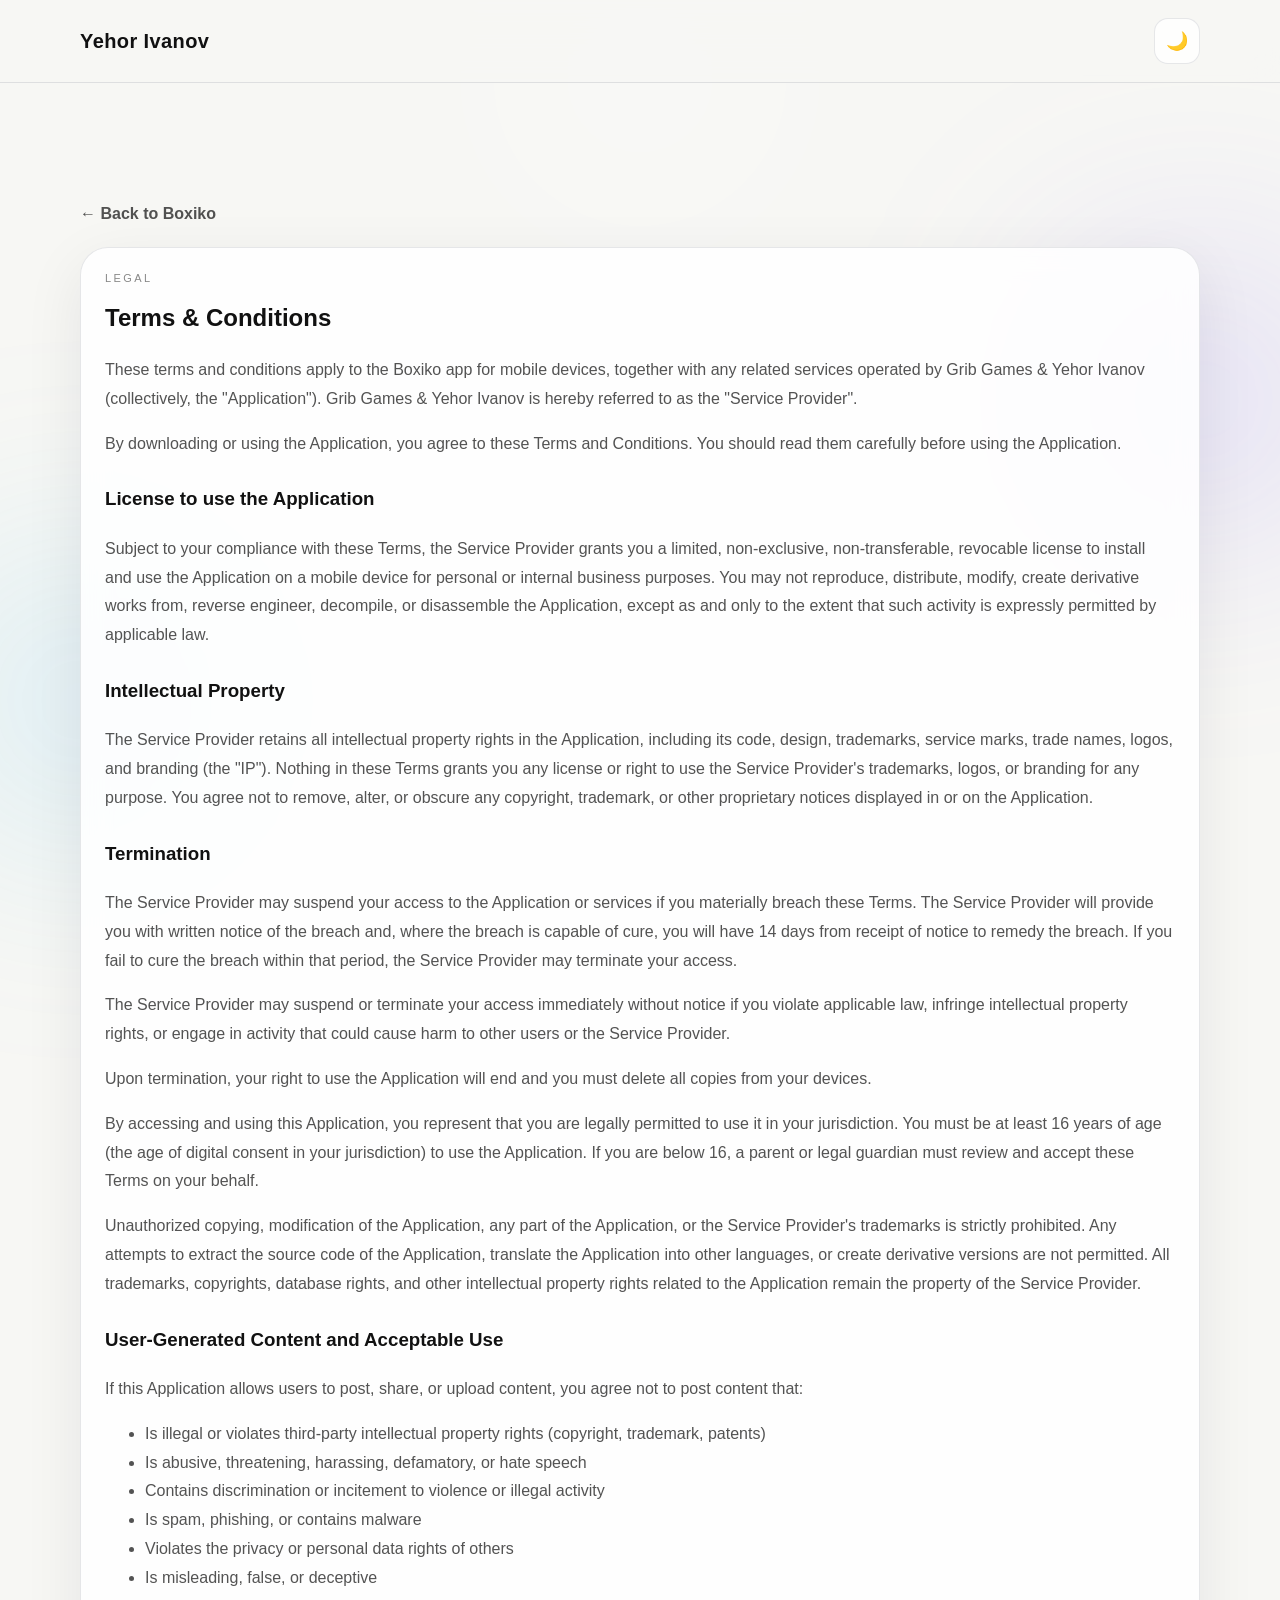
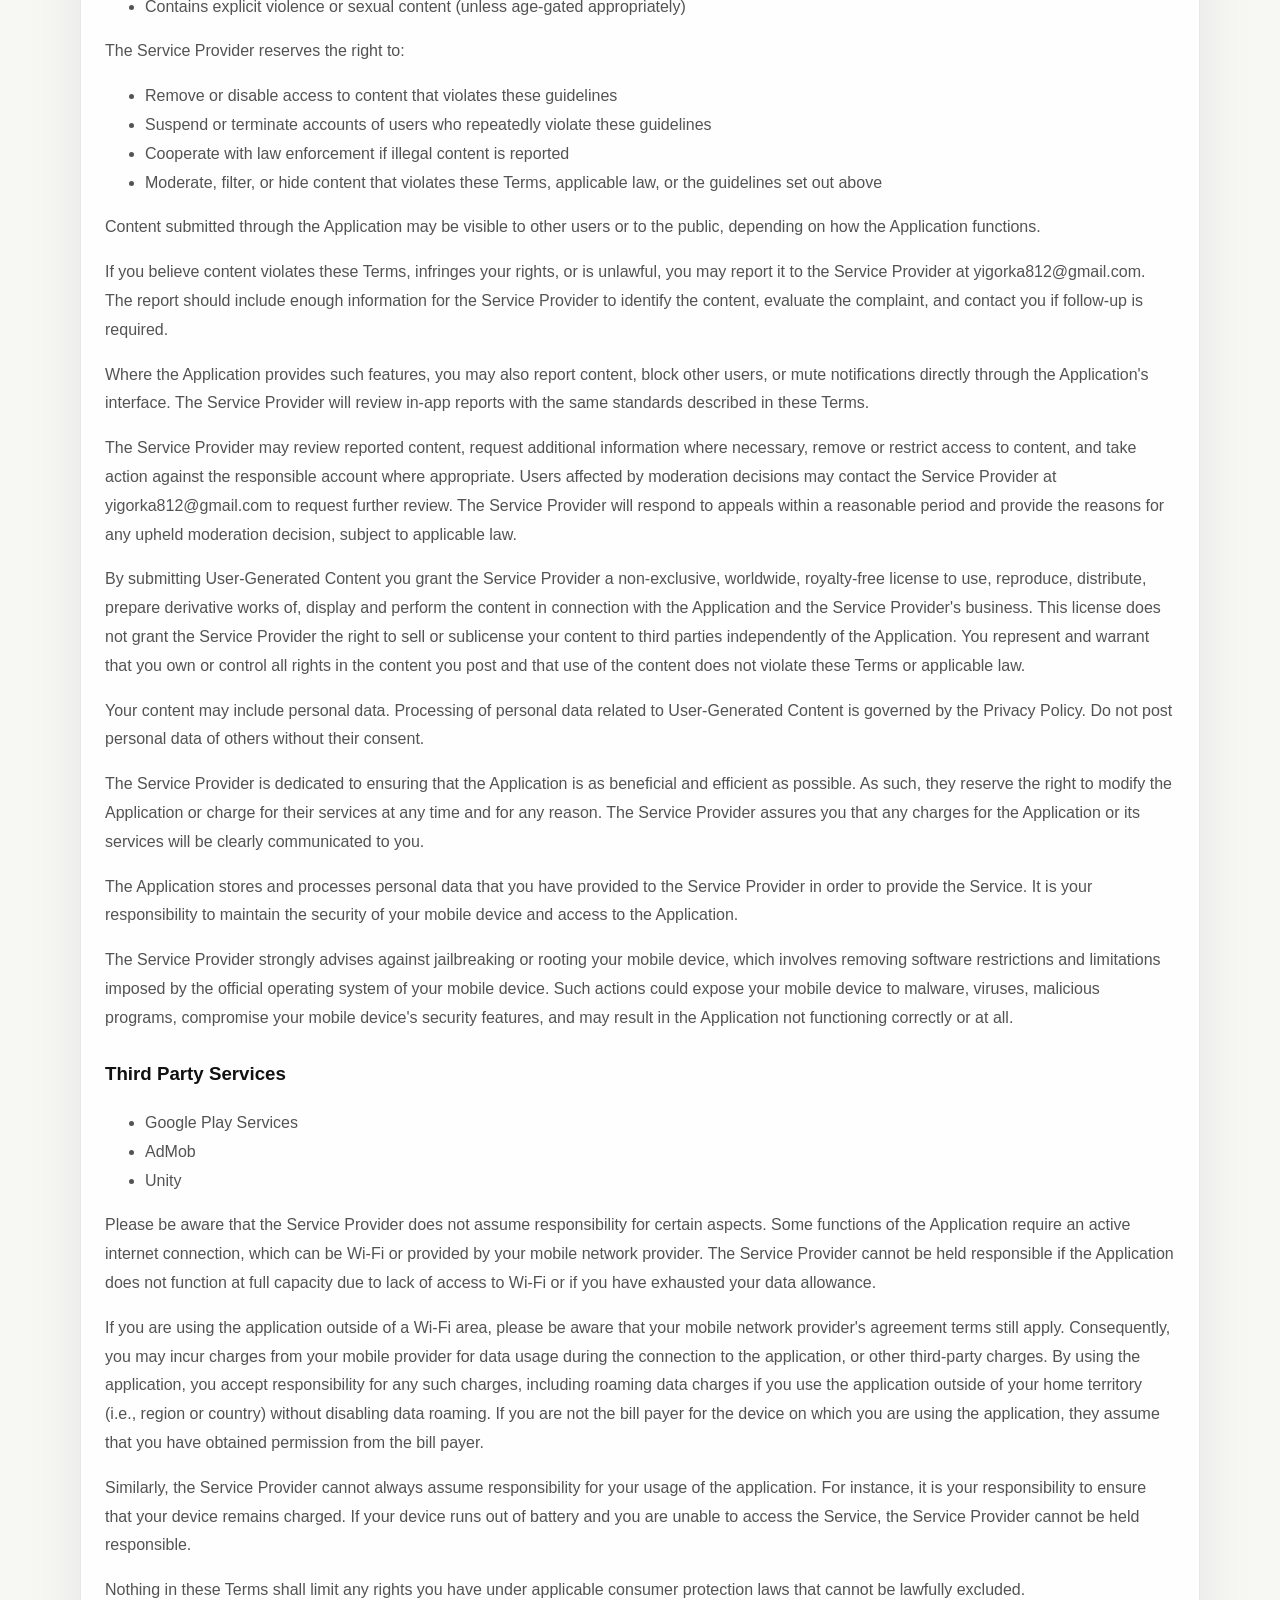
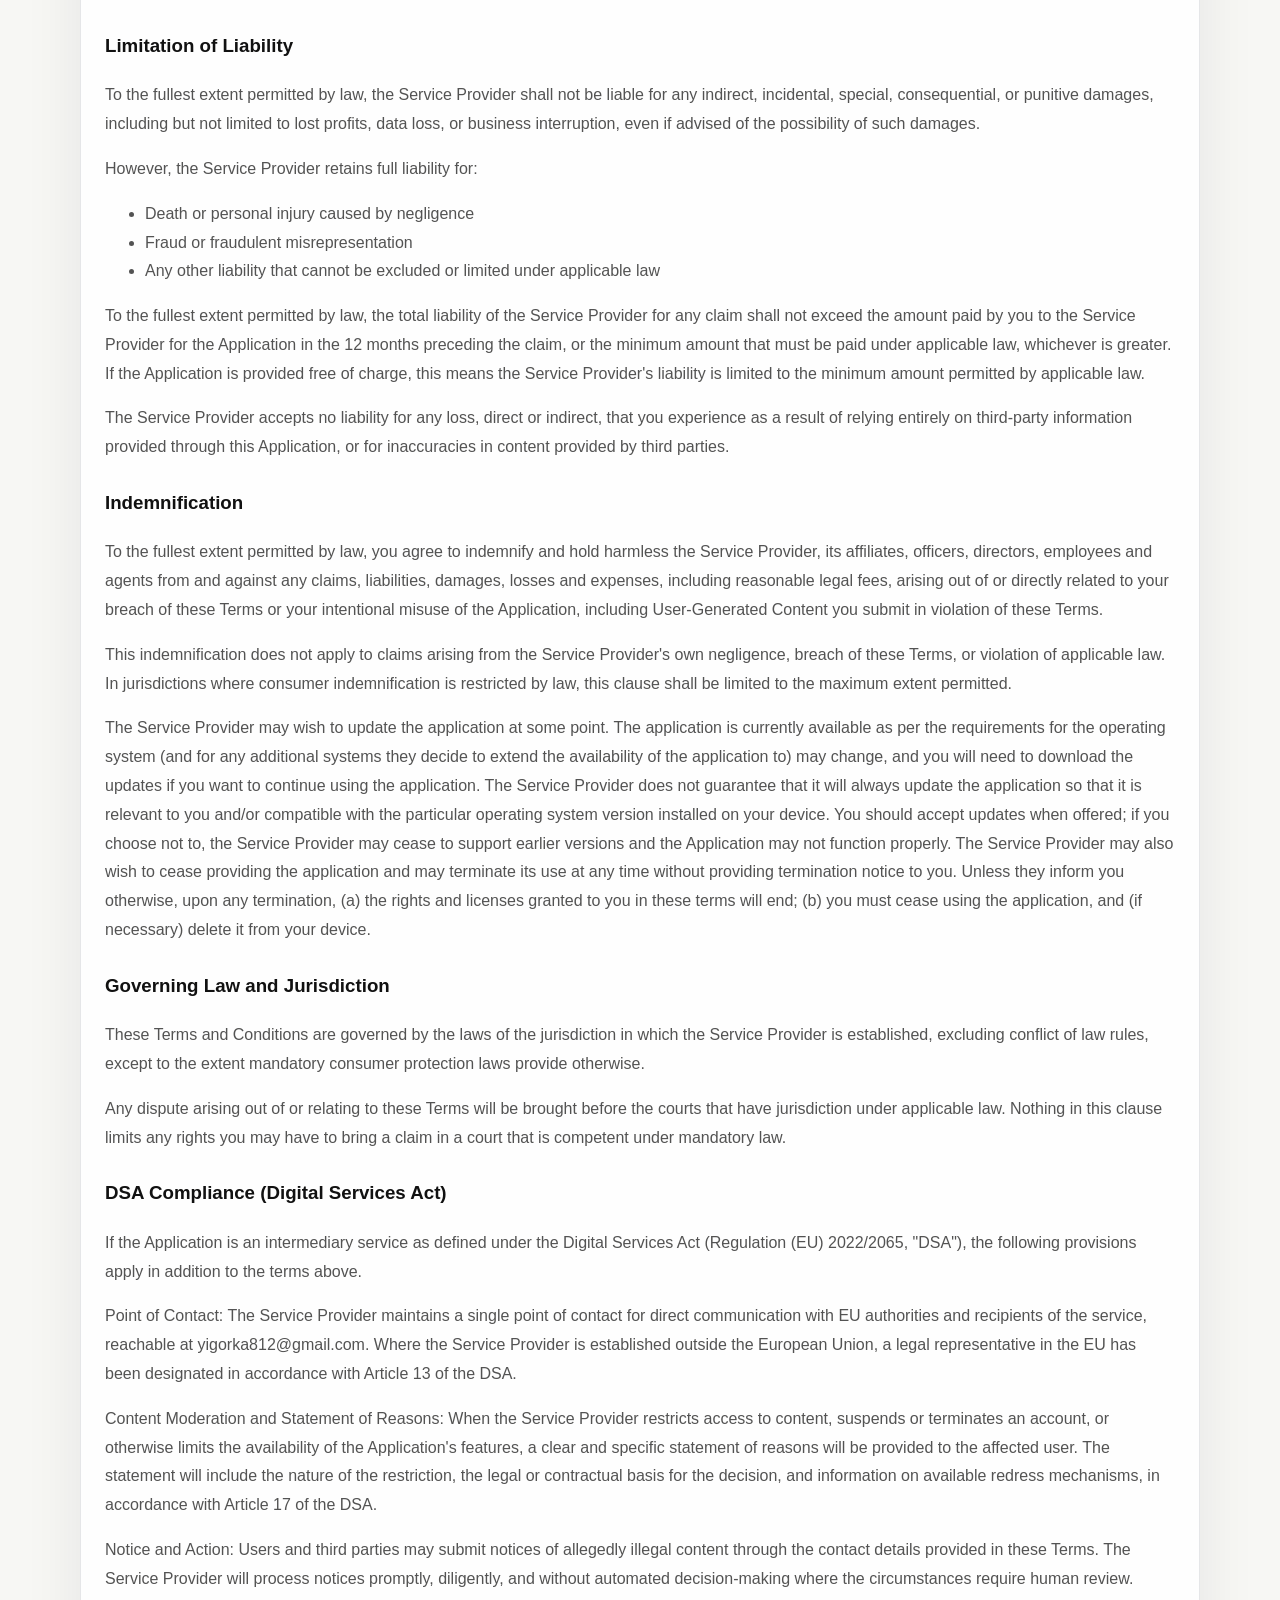
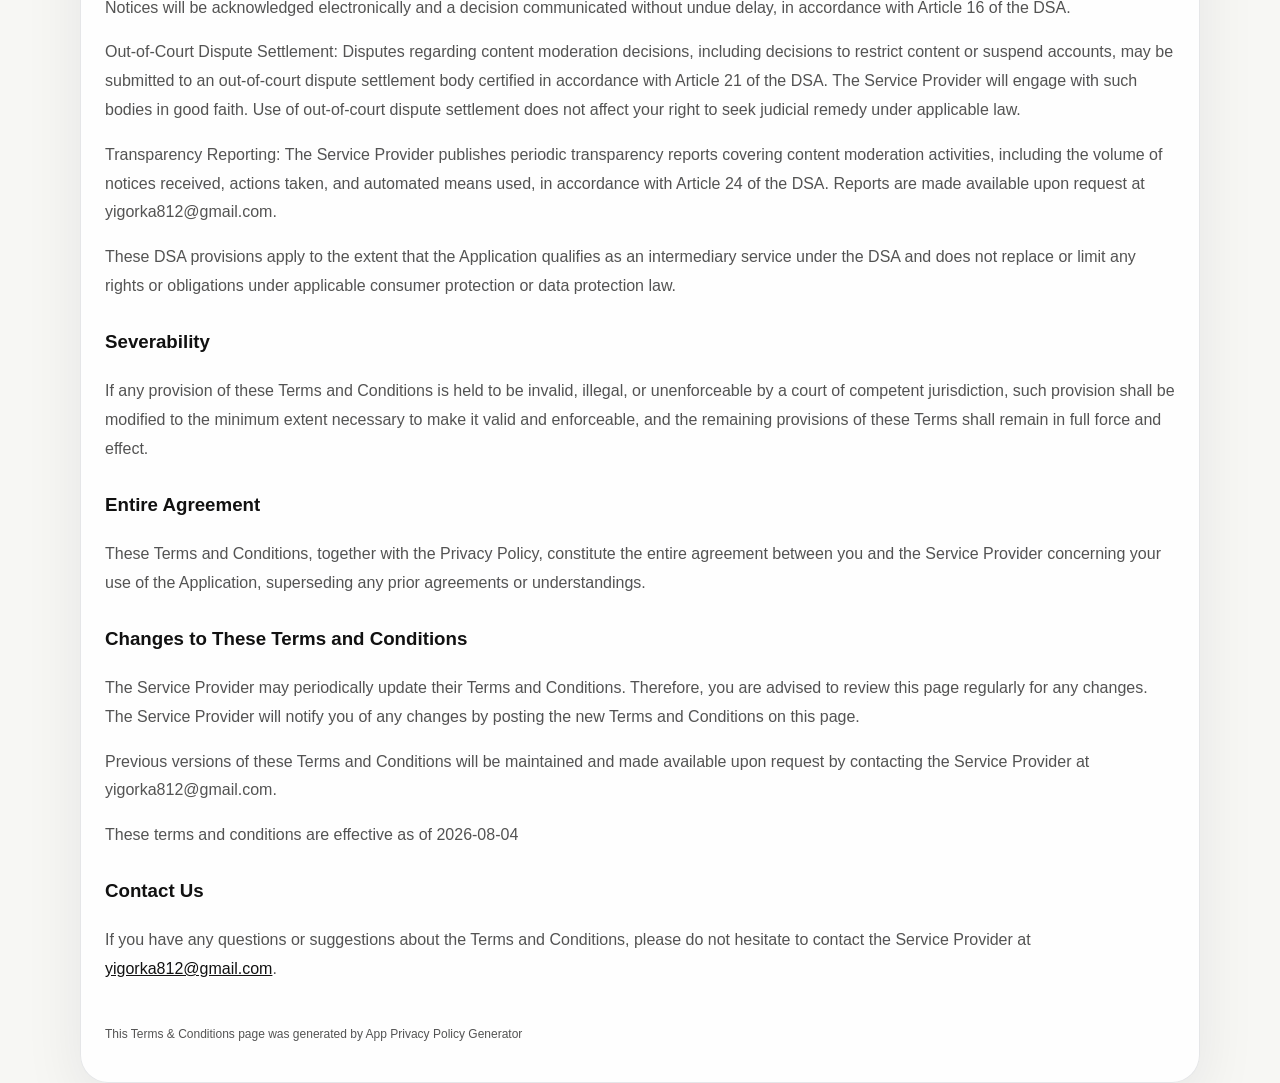
<file: terms-boxiko.html>
<!DOCTYPE html>
<html lang="en">
<head>
    <meta charset="UTF-8" />
    <meta name="viewport" content="width=device-width, initial-scale=1.0" />
    <title>Terms & Conditions - Boxiko | Yehor Ivanov</title>
    <link rel="stylesheet" href="style.css" />
</head>
<body>
    <div class="bg-glow glow-1"></div>
    <div class="bg-glow glow-2"></div>
    <div class="bg-glow glow-3"></div>

    <header class="site-header">
        <div class="container header-inner">
            <a href="index.html" class="logo">Yehor Ivanov</a>
            <button id="themeToggle" class="theme-toggle" type="button" aria-label="Toggle theme">
                <span class="theme-toggle-icon">🌙</span>
            </button>
        </div>
    </header>

    <main class="container section">
        <div class="back-link-wrap">
            <a class="back-link" href="game.html?slug=boxiko">← Back to Boxiko</a>
        </div>
        
        <div class="card" style="margin-top: 20px;">
            <p class="section-label">Legal</p>
            <h2 style="margin-bottom: 24px;">Terms & Conditions</h2>
            
            <div style="line-height: 1.8; color: var(--muted);">
                <p>These terms and conditions apply to the Boxiko app for mobile devices, together with any related services operated by Grib Games & Yehor Ivanov (collectively, the "Application"). Grib Games & Yehor Ivanov is hereby referred to as the "Service Provider".</p>
                <p>By downloading or using the Application, you agree to these Terms and Conditions. You should read them carefully before using the Application.</p>

                <h3 style="color: var(--text); margin-top: 24px;">License to use the Application</h3>
                <p>Subject to your compliance with these Terms, the Service Provider grants you a limited, non-exclusive, non-transferable, revocable license to install and use the Application on a mobile device for personal or internal business purposes. You may not reproduce, distribute, modify, create derivative works from, reverse engineer, decompile, or disassemble the Application, except as and only to the extent that such activity is expressly permitted by applicable law.</p>

                <h3 style="color: var(--text); margin-top: 24px;">Intellectual Property</h3>
                <p>The Service Provider retains all intellectual property rights in the Application, including its code, design, trademarks, service marks, trade names, logos, and branding (the "IP"). Nothing in these Terms grants you any license or right to use the Service Provider's trademarks, logos, or branding for any purpose. You agree not to remove, alter, or obscure any copyright, trademark, or other proprietary notices displayed in or on the Application.</p>

                <h3 style="color: var(--text); margin-top: 24px;">Termination</h3>
                <p>The Service Provider may suspend your access to the Application or services if you materially breach these Terms. The Service Provider will provide you with written notice of the breach and, where the breach is capable of cure, you will have 14 days from receipt of notice to remedy the breach. If you fail to cure the breach within that period, the Service Provider may terminate your access.</p>
                <p>The Service Provider may suspend or terminate your access immediately without notice if you violate applicable law, infringe intellectual property rights, or engage in activity that could cause harm to other users or the Service Provider.</p>
                <p>Upon termination, your right to use the Application will end and you must delete all copies from your devices.</p>
                <p>By accessing and using this Application, you represent that you are legally permitted to use it in your jurisdiction. You must be at least 16 years of age (the age of digital consent in your jurisdiction) to use the Application. If you are below 16, a parent or legal guardian must review and accept these Terms on your behalf.</p>
                <p>Unauthorized copying, modification of the Application, any part of the Application, or the Service Provider's trademarks is strictly prohibited. Any attempts to extract the source code of the Application, translate the Application into other languages, or create derivative versions are not permitted. All trademarks, copyrights, database rights, and other intellectual property rights related to the Application remain the property of the Service Provider.</p>

                <h3 style="color: var(--text); margin-top: 24px;">User-Generated Content and Acceptable Use</h3>
                <p>If this Application allows users to post, share, or upload content, you agree not to post content that:</p>
                <ul>
                    <li>Is illegal or violates third-party intellectual property rights (copyright, trademark, patents)</li>
                    <li>Is abusive, threatening, harassing, defamatory, or hate speech</li>
                    <li>Contains discrimination or incitement to violence or illegal activity</li>
                    <li>Is spam, phishing, or contains malware</li>
                    <li>Violates the privacy or personal data rights of others</li>
                    <li>Is misleading, false, or deceptive</li>
                    <li>Contains explicit violence or sexual content (unless age-gated appropriately)</li>
                </ul>

                <p>The Service Provider reserves the right to:</p>
                <ul>
                    <li>Remove or disable access to content that violates these guidelines</li>
                    <li>Suspend or terminate accounts of users who repeatedly violate these guidelines</li>
                    <li>Cooperate with law enforcement if illegal content is reported</li>
                    <li>Moderate, filter, or hide content that violates these Terms, applicable law, or the guidelines set out above</li>
                </ul>
                <p>Content submitted through the Application may be visible to other users or to the public, depending on how the Application functions.</p>
                <p>If you believe content violates these Terms, infringes your rights, or is unlawful, you may report it to the Service Provider at yigorka812@gmail.com. The report should include enough information for the Service Provider to identify the content, evaluate the complaint, and contact you if follow-up is required.</p>
                <p>Where the Application provides such features, you may also report content, block other users, or mute notifications directly through the Application's interface. The Service Provider will review in-app reports with the same standards described in these Terms.</p>
                <p>The Service Provider may review reported content, request additional information where necessary, remove or restrict access to content, and take action against the responsible account where appropriate. Users affected by moderation decisions may contact the Service Provider at yigorka812@gmail.com to request further review. The Service Provider will respond to appeals within a reasonable period and provide the reasons for any upheld moderation decision, subject to applicable law.</p>
                <p>By submitting User-Generated Content you grant the Service Provider a non-exclusive, worldwide, royalty-free license to use, reproduce, distribute, prepare derivative works of, display and perform the content in connection with the Application and the Service Provider's business. This license does not grant the Service Provider the right to sell or sublicense your content to third parties independently of the Application. You represent and warrant that you own or control all rights in the content you post and that use of the content does not violate these Terms or applicable law.</p>
                <p>Your content may include personal data. Processing of personal data related to User-Generated Content is governed by the Privacy Policy. Do not post personal data of others without their consent.</p>
                <p>The Service Provider is dedicated to ensuring that the Application is as beneficial and efficient as possible. As such, they reserve the right to modify the Application or charge for their services at any time and for any reason. The Service Provider assures you that any charges for the Application or its services will be clearly communicated to you.</p>
                <p>The Application stores and processes personal data that you have provided to the Service Provider in order to provide the Service. It is your responsibility to maintain the security of your mobile device and access to the Application.</p>
                <p>The Service Provider strongly advises against jailbreaking or rooting your mobile device, which involves removing software restrictions and limitations imposed by the official operating system of your mobile device. Such actions could expose your mobile device to malware, viruses, malicious programs, compromise your mobile device's security features, and may result in the Application not functioning correctly or at all.</p>
                
                <h3 style="color: var(--text); margin-top: 24px;">Third Party Services</h3>
                <ul>
                    <li>Google Play Services</li>
                    <li>AdMob</li>
                    <li>Unity</li>
                </ul>

                <p>Please be aware that the Service Provider does not assume responsibility for certain aspects. Some functions of the Application require an active internet connection, which can be Wi-Fi or provided by your mobile network provider. The Service Provider cannot be held responsible if the Application does not function at full capacity due to lack of access to Wi-Fi or if you have exhausted your data allowance.</p>
                <p>If you are using the application outside of a Wi-Fi area, please be aware that your mobile network provider's agreement terms still apply. Consequently, you may incur charges from your mobile provider for data usage during the connection to the application, or other third-party charges. By using the application, you accept responsibility for any such charges, including roaming data charges if you use the application outside of your home territory (i.e., region or country) without disabling data roaming. If you are not the bill payer for the device on which you are using the application, they assume that you have obtained permission from the bill payer.</p>
                <p>Similarly, the Service Provider cannot always assume responsibility for your usage of the application. For instance, it is your responsibility to ensure that your device remains charged. If your device runs out of battery and you are unable to access the Service, the Service Provider cannot be held responsible.</p>
                <p>Nothing in these Terms shall limit any rights you have under applicable consumer protection laws that cannot be lawfully excluded.</p>
                
                <h3 style="color: var(--text); margin-top: 24px;">Limitation of Liability</h3>
                <p>To the fullest extent permitted by law, the Service Provider shall not be liable for any indirect, incidental, special, consequential, or punitive damages, including but not limited to lost profits, data loss, or business interruption, even if advised of the possibility of such damages.</p>
                <p>However, the Service Provider retains full liability for:</p>
                <ul>
                    <li>Death or personal injury caused by negligence</li>
                    <li>Fraud or fraudulent misrepresentation</li>
                    <li>Any other liability that cannot be excluded or limited under applicable law</li>
                </ul>
                <p>To the fullest extent permitted by law, the total liability of the Service Provider for any claim shall not exceed the amount paid by you to the Service Provider for the Application in the 12 months preceding the claim, or the minimum amount that must be paid under applicable law, whichever is greater. If the Application is provided free of charge, this means the Service Provider's liability is limited to the minimum amount permitted by applicable law.</p>
                <p>The Service Provider accepts no liability for any loss, direct or indirect, that you experience as a result of relying entirely on third-party information provided through this Application, or for inaccuracies in content provided by third parties.</p>

                <h3 style="color: var(--text); margin-top: 24px;">Indemnification</h3>
                <p>To the fullest extent permitted by law, you agree to indemnify and hold harmless the Service Provider, its affiliates, officers, directors, employees and agents from and against any claims, liabilities, damages, losses and expenses, including reasonable legal fees, arising out of or directly related to your breach of these Terms or your intentional misuse of the Application, including User-Generated Content you submit in violation of these Terms.</p>
                <p>This indemnification does not apply to claims arising from the Service Provider's own negligence, breach of these Terms, or violation of applicable law. In jurisdictions where consumer indemnification is restricted by law, this clause shall be limited to the maximum extent permitted.</p>
                <p>The Service Provider may wish to update the application at some point. The application is currently available as per the requirements for the operating system (and for any additional systems they decide to extend the availability of the application to) may change, and you will need to download the updates if you want to continue using the application. The Service Provider does not guarantee that it will always update the application so that it is relevant to you and/or compatible with the particular operating system version installed on your device. You should accept updates when offered; if you choose not to, the Service Provider may cease to support earlier versions and the Application may not function properly. The Service Provider may also wish to cease providing the application and may terminate its use at any time without providing termination notice to you. Unless they inform you otherwise, upon any termination, (a) the rights and licenses granted to you in these terms will end; (b) you must cease using the application, and (if necessary) delete it from your device.</p>

                <h3 style="color: var(--text); margin-top: 24px;">Governing Law and Jurisdiction</h3>
                <p>These Terms and Conditions are governed by the laws of the jurisdiction in which the Service Provider is established, excluding conflict of law rules, except to the extent mandatory consumer protection laws provide otherwise.</p>
                <p>Any dispute arising out of or relating to these Terms will be brought before the courts that have jurisdiction under applicable law. Nothing in this clause limits any rights you may have to bring a claim in a court that is competent under mandatory law.</p>

                <h3 style="color: var(--text); margin-top: 24px;">DSA Compliance (Digital Services Act)</h3>
                <p>If the Application is an intermediary service as defined under the Digital Services Act (Regulation (EU) 2022/2065, "DSA"), the following provisions apply in addition to the terms above.</p>
                <p>Point of Contact: The Service Provider maintains a single point of contact for direct communication with EU authorities and recipients of the service, reachable at yigorka812@gmail.com. Where the Service Provider is established outside the European Union, a legal representative in the EU has been designated in accordance with Article 13 of the DSA.</p>
                <p>Content Moderation and Statement of Reasons: When the Service Provider restricts access to content, suspends or terminates an account, or otherwise limits the availability of the Application's features, a clear and specific statement of reasons will be provided to the affected user. The statement will include the nature of the restriction, the legal or contractual basis for the decision, and information on available redress mechanisms, in accordance with Article 17 of the DSA.</p>
                <p>Notice and Action: Users and third parties may submit notices of allegedly illegal content through the contact details provided in these Terms. The Service Provider will process notices promptly, diligently, and without automated decision-making where the circumstances require human review. Notices will be acknowledged electronically and a decision communicated without undue delay, in accordance with Article 16 of the DSA.</p>
                <p>Out-of-Court Dispute Settlement: Disputes regarding content moderation decisions, including decisions to restrict content or suspend accounts, may be submitted to an out-of-court dispute settlement body certified in accordance with Article 21 of the DSA. The Service Provider will engage with such bodies in good faith. Use of out-of-court dispute settlement does not affect your right to seek judicial remedy under applicable law.</p>
                <p>Transparency Reporting: The Service Provider publishes periodic transparency reports covering content moderation activities, including the volume of notices received, actions taken, and automated means used, in accordance with Article 24 of the DSA. Reports are made available upon request at yigorka812@gmail.com.</p>
                <p>These DSA provisions apply to the extent that the Application qualifies as an intermediary service under the DSA and does not replace or limit any rights or obligations under applicable consumer protection or data protection law.</p>

                <h3 style="color: var(--text); margin-top: 24px;">Severability</h3>
                <p>If any provision of these Terms and Conditions is held to be invalid, illegal, or unenforceable by a court of competent jurisdiction, such provision shall be modified to the minimum extent necessary to make it valid and enforceable, and the remaining provisions of these Terms shall remain in full force and effect.</p>

                <h3 style="color: var(--text); margin-top: 24px;">Entire Agreement</h3>
                <p>These Terms and Conditions, together with the Privacy Policy, constitute the entire agreement between you and the Service Provider concerning your use of the Application, superseding any prior agreements or understandings.</p>

                <h3 style="color: var(--text); margin-top: 24px;">Changes to These Terms and Conditions</h3>
                <p>The Service Provider may periodically update their Terms and Conditions. Therefore, you are advised to review this page regularly for any changes. The Service Provider will notify you of any changes by posting the new Terms and Conditions on this page.</p>
                <p>Previous versions of these Terms and Conditions will be maintained and made available upon request by contacting the Service Provider at yigorka812@gmail.com.</p>
                <p>These terms and conditions are effective as of 2026-08-04</p>

                <h3 style="color: var(--text); margin-top: 24px;">Contact Us</h3>
                <p>If you have any questions or suggestions about the Terms and Conditions, please do not hesitate to contact the Service Provider at <a href="mailto:yigorka812@gmail.com" style="color: var(--text); text-decoration: underline;">yigorka812@gmail.com</a>.</p>
                
                <p style="margin-top: 40px; font-size: 12px;">This Terms & Conditions page was generated by App Privacy Policy Generator</p>
            </div>
        </div>
    </main>

    <script>
        const body = document.body;
        const themeToggle = document.getElementById("themeToggle");
        const themeIcon = document.querySelector(".theme-toggle-icon");
        if (localStorage.getItem("theme") === "dark") {
            body.classList.add("dark-theme");
            themeIcon.textContent = "☀️";
        }
        themeToggle.addEventListener("click", () => {
            body.classList.toggle("dark-theme");
            if (body.classList.contains("dark-theme")) {
                localStorage.setItem("theme", "dark");
                themeIcon.textContent = "☀️";
            } else {
                localStorage.setItem("theme", "light");
                themeIcon.textContent = "🌙";
            }
        });
    </script>
</body>
</html>
</file>
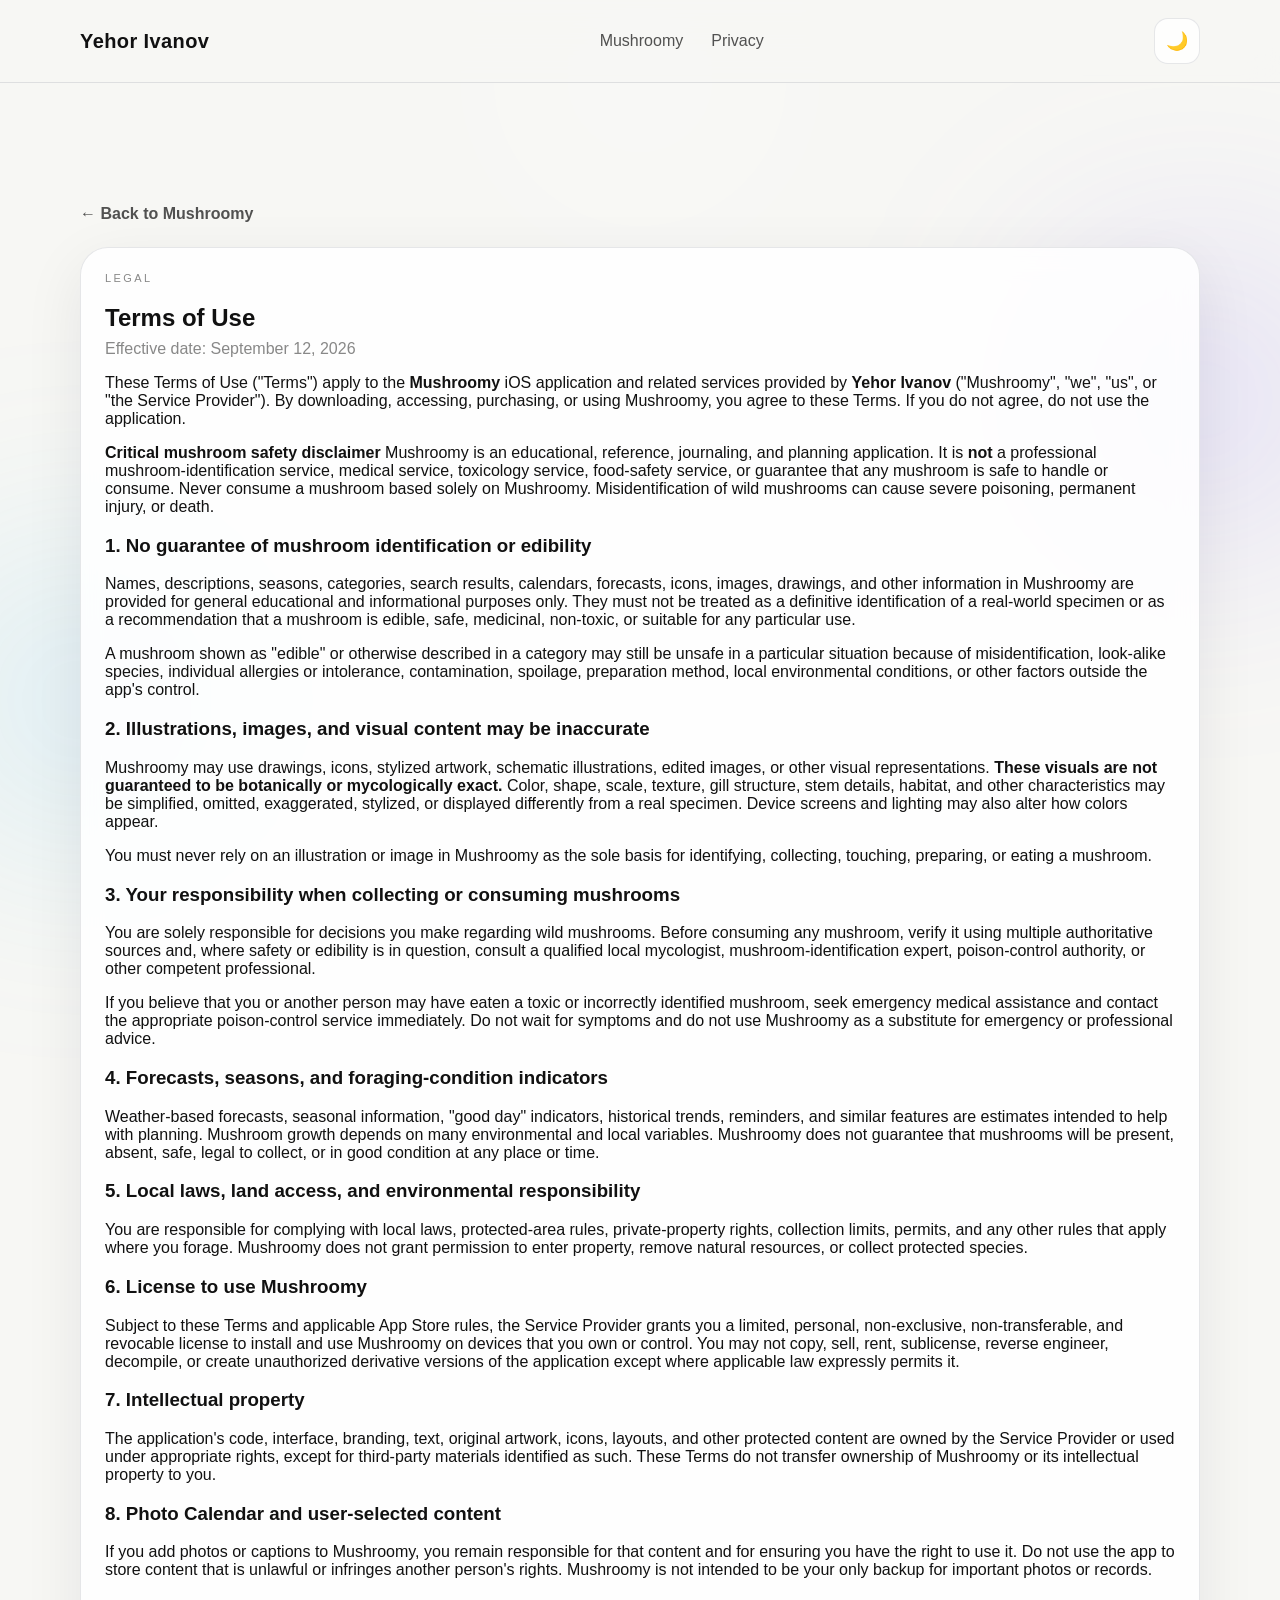
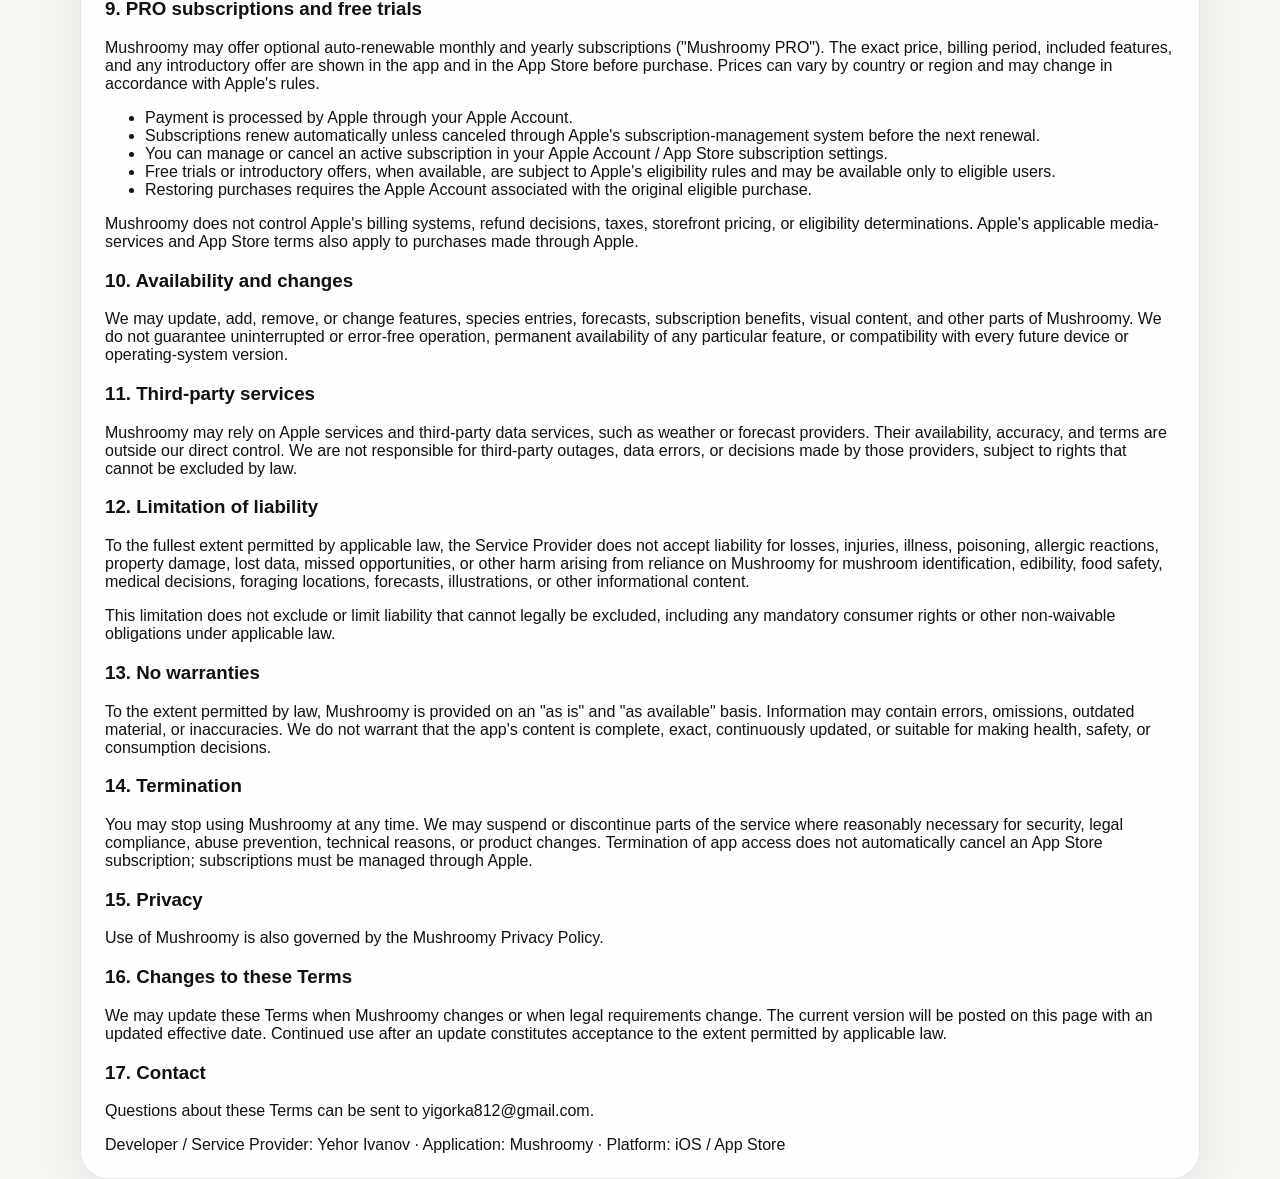
<file: terms-mushroomy.html>
<!DOCTYPE html>
<html lang="en">
<head>
    <meta charset="UTF-8" />
    <meta name="viewport" content="width=device-width, initial-scale=1.0" />
    <title>Terms of Use - Mushroomy | Yehor Ivanov</title>
    <meta name="description" content="Terms of Use and safety disclaimer for the Mushroomy iOS application." />
    <link rel="stylesheet" href="style.css" />
</head>
<body>
    <div class="bg-glow glow-1"></div>
    <div class="bg-glow glow-2"></div>
    <div class="bg-glow glow-3"></div>

    <header class="site-header">
        <div class="container header-inner">
            <a href="index.html" class="logo">Yehor Ivanov</a>
            <nav class="nav">
                <a href="mushroomy.html">Mushroomy</a>
                <a href="privacy-mushroomy.html">Privacy</a>
            </nav>
            <button id="themeToggle" class="theme-toggle" type="button" aria-label="Toggle theme">
                <span class="theme-toggle-icon">🌙</span>
            </button>
        </div>
    </header>

    <main class="container section">
        <div class="back-link-wrap">
            <a class="back-link" href="mushroomy.html">← Back to Mushroomy</a>
        </div>

        <div class="card" style="margin-top:20px;">
            <p class="section-label">Legal</p>
            <h2 style="margin-bottom:8px;">Terms of Use</h2>
            <p style="color:var(--soft); margin-top:0;">Effective date: September 12, 2026</p>

            <div class="legal-content">
                <p>
                    These Terms of Use ("Terms") apply to the <strong>Mushroomy</strong> iOS application and related services
                    provided by <strong>Yehor Ivanov</strong> ("Mushroomy", "we", "us", or "the Service Provider"). By
                    downloading, accessing, purchasing, or using Mushroomy, you agree to these Terms. If you do not agree,
                    do not use the application.
                </p>

                <div class="legal-highlight">
                    <strong>Critical mushroom safety disclaimer</strong>
                    Mushroomy is an educational, reference, journaling, and planning application. It is <strong>not</strong> a
                    professional mushroom-identification service, medical service, toxicology service, food-safety service,
                    or guarantee that any mushroom is safe to handle or consume. Never consume a mushroom based solely on
                    Mushroomy. Misidentification of wild mushrooms can cause severe poisoning, permanent injury, or death.
                </div>

                <h3>1. No guarantee of mushroom identification or edibility</h3>
                <p>
                    Names, descriptions, seasons, categories, search results, calendars, forecasts, icons, images, drawings,
                    and other information in Mushroomy are provided for general educational and informational purposes only.
                    They must not be treated as a definitive identification of a real-world specimen or as a recommendation
                    that a mushroom is edible, safe, medicinal, non-toxic, or suitable for any particular use.
                </p>
                <p>
                    A mushroom shown as "edible" or otherwise described in a category may still be unsafe in a particular
                    situation because of misidentification, look-alike species, individual allergies or intolerance,
                    contamination, spoilage, preparation method, local environmental conditions, or other factors outside
                    the app's control.
                </p>

                <h3>2. Illustrations, images, and visual content may be inaccurate</h3>
                <p>
                    Mushroomy may use drawings, icons, stylized artwork, schematic illustrations, edited images, or other visual
                    representations. <strong>These visuals are not guaranteed to be botanically or mycologically exact.</strong>
                    Color, shape, scale, texture, gill structure, stem details, habitat, and other characteristics may be simplified,
                    omitted, exaggerated, stylized, or displayed differently from a real specimen. Device screens and lighting may
                    also alter how colors appear.
                </p>
                <p>
                    You must never rely on an illustration or image in Mushroomy as the sole basis for identifying, collecting,
                    touching, preparing, or eating a mushroom.
                </p>

                <h3>3. Your responsibility when collecting or consuming mushrooms</h3>
                <p>
                    You are solely responsible for decisions you make regarding wild mushrooms. Before consuming any mushroom,
                    verify it using multiple authoritative sources and, where safety or edibility is in question, consult a
                    qualified local mycologist, mushroom-identification expert, poison-control authority, or other competent professional.
                </p>
                <p>
                    If you believe that you or another person may have eaten a toxic or incorrectly identified mushroom, seek
                    emergency medical assistance and contact the appropriate poison-control service immediately. Do not wait for
                    symptoms and do not use Mushroomy as a substitute for emergency or professional advice.
                </p>

                <h3>4. Forecasts, seasons, and foraging-condition indicators</h3>
                <p>
                    Weather-based forecasts, seasonal information, "good day" indicators, historical trends, reminders, and similar
                    features are estimates intended to help with planning. Mushroom growth depends on many environmental and local
                    variables. Mushroomy does not guarantee that mushrooms will be present, absent, safe, legal to collect, or in
                    good condition at any place or time.
                </p>

                <h3>5. Local laws, land access, and environmental responsibility</h3>
                <p>
                    You are responsible for complying with local laws, protected-area rules, private-property rights, collection
                    limits, permits, and any other rules that apply where you forage. Mushroomy does not grant permission to enter
                    property, remove natural resources, or collect protected species.
                </p>

                <h3>6. License to use Mushroomy</h3>
                <p>
                    Subject to these Terms and applicable App Store rules, the Service Provider grants you a limited, personal,
                    non-exclusive, non-transferable, and revocable license to install and use Mushroomy on devices that you own or
                    control. You may not copy, sell, rent, sublicense, reverse engineer, decompile, or create unauthorized derivative
                    versions of the application except where applicable law expressly permits it.
                </p>

                <h3>7. Intellectual property</h3>
                <p>
                    The application's code, interface, branding, text, original artwork, icons, layouts, and other protected content
                    are owned by the Service Provider or used under appropriate rights, except for third-party materials identified
                    as such. These Terms do not transfer ownership of Mushroomy or its intellectual property to you.
                </p>

                <h3>8. Photo Calendar and user-selected content</h3>
                <p>
                    If you add photos or captions to Mushroomy, you remain responsible for that content and for ensuring you have the
                    right to use it. Do not use the app to store content that is unlawful or infringes another person's rights.
                    Mushroomy is not intended to be your only backup for important photos or records.
                </p>

                <h3>9. PRO subscriptions and free trials</h3>
                <p>
                    Mushroomy may offer optional auto-renewable monthly and yearly subscriptions ("Mushroomy PRO"). The exact price,
                    billing period, included features, and any introductory offer are shown in the app and in the App Store before
                    purchase. Prices can vary by country or region and may change in accordance with Apple's rules.
                </p>
                <ul class="legal-list">
                    <li>Payment is processed by Apple through your Apple Account.</li>
                    <li>Subscriptions renew automatically unless canceled through Apple's subscription-management system before the next renewal.</li>
                    <li>You can manage or cancel an active subscription in your Apple Account / App Store subscription settings.</li>
                    <li>Free trials or introductory offers, when available, are subject to Apple's eligibility rules and may be available only to eligible users.</li>
                    <li>Restoring purchases requires the Apple Account associated with the original eligible purchase.</li>
                </ul>
                <p>
                    Mushroomy does not control Apple's billing systems, refund decisions, taxes, storefront pricing, or eligibility
                    determinations. Apple's applicable media-services and App Store terms also apply to purchases made through Apple.
                </p>

                <h3>10. Availability and changes</h3>
                <p>
                    We may update, add, remove, or change features, species entries, forecasts, subscription benefits, visual content,
                    and other parts of Mushroomy. We do not guarantee uninterrupted or error-free operation, permanent availability
                    of any particular feature, or compatibility with every future device or operating-system version.
                </p>

                <h3>11. Third-party services</h3>
                <p>
                    Mushroomy may rely on Apple services and third-party data services, such as weather or forecast providers. Their
                    availability, accuracy, and terms are outside our direct control. We are not responsible for third-party outages,
                    data errors, or decisions made by those providers, subject to rights that cannot be excluded by law.
                </p>

                <h3>12. Limitation of liability</h3>
                <p>
                    To the fullest extent permitted by applicable law, the Service Provider does not accept liability for losses,
                    injuries, illness, poisoning, allergic reactions, property damage, lost data, missed opportunities, or other harm
                    arising from reliance on Mushroomy for mushroom identification, edibility, food safety, medical decisions, foraging
                    locations, forecasts, illustrations, or other informational content.
                </p>
                <p>
                    This limitation does not exclude or limit liability that cannot legally be excluded, including any mandatory
                    consumer rights or other non-waivable obligations under applicable law.
                </p>

                <h3>13. No warranties</h3>
                <p>
                    To the extent permitted by law, Mushroomy is provided on an "as is" and "as available" basis. Information may
                    contain errors, omissions, outdated material, or inaccuracies. We do not warrant that the app's content is complete,
                    exact, continuously updated, or suitable for making health, safety, or consumption decisions.
                </p>

                <h3>14. Termination</h3>
                <p>
                    You may stop using Mushroomy at any time. We may suspend or discontinue parts of the service where reasonably
                    necessary for security, legal compliance, abuse prevention, technical reasons, or product changes. Termination of
                    app access does not automatically cancel an App Store subscription; subscriptions must be managed through Apple.
                </p>

                <h3>15. Privacy</h3>
                <p>
                    Use of Mushroomy is also governed by the <a class="inline-link" href="privacy-mushroomy.html">Mushroomy Privacy Policy</a>.
                </p>

                <h3>16. Changes to these Terms</h3>
                <p>
                    We may update these Terms when Mushroomy changes or when legal requirements change. The current version will be
                    posted on this page with an updated effective date. Continued use after an update constitutes acceptance to the
                    extent permitted by applicable law.
                </p>

                <h3>17. Contact</h3>
                <p>
                    Questions about these Terms can be sent to
                    <a class="inline-link" href="mailto:yigorka812@gmail.com">yigorka812@gmail.com</a>.
                </p>

                <div class="legal-meta">
                    Developer / Service Provider: Yehor Ivanov · Application: Mushroomy · Platform: iOS / App Store
                </div>
            </div>
        </div>
    </main>

    <script>
    const body = document.body;
    const themeToggle = document.getElementById("themeToggle");
    const themeIcon = document.querySelector(".theme-toggle-icon");
    if (localStorage.getItem("theme") === "dark") {
        body.classList.add("dark-theme");
        themeIcon.textContent = "☀️";
    }
    themeToggle.addEventListener("click", () => {
        body.classList.toggle("dark-theme");
        if (body.classList.contains("dark-theme")) {
            localStorage.setItem("theme", "dark");
            themeIcon.textContent = "☀️";
        } else {
            localStorage.setItem("theme", "light");
            themeIcon.textContent = "🌙";
        }
    });
</script>
</body>
</html>
</file>
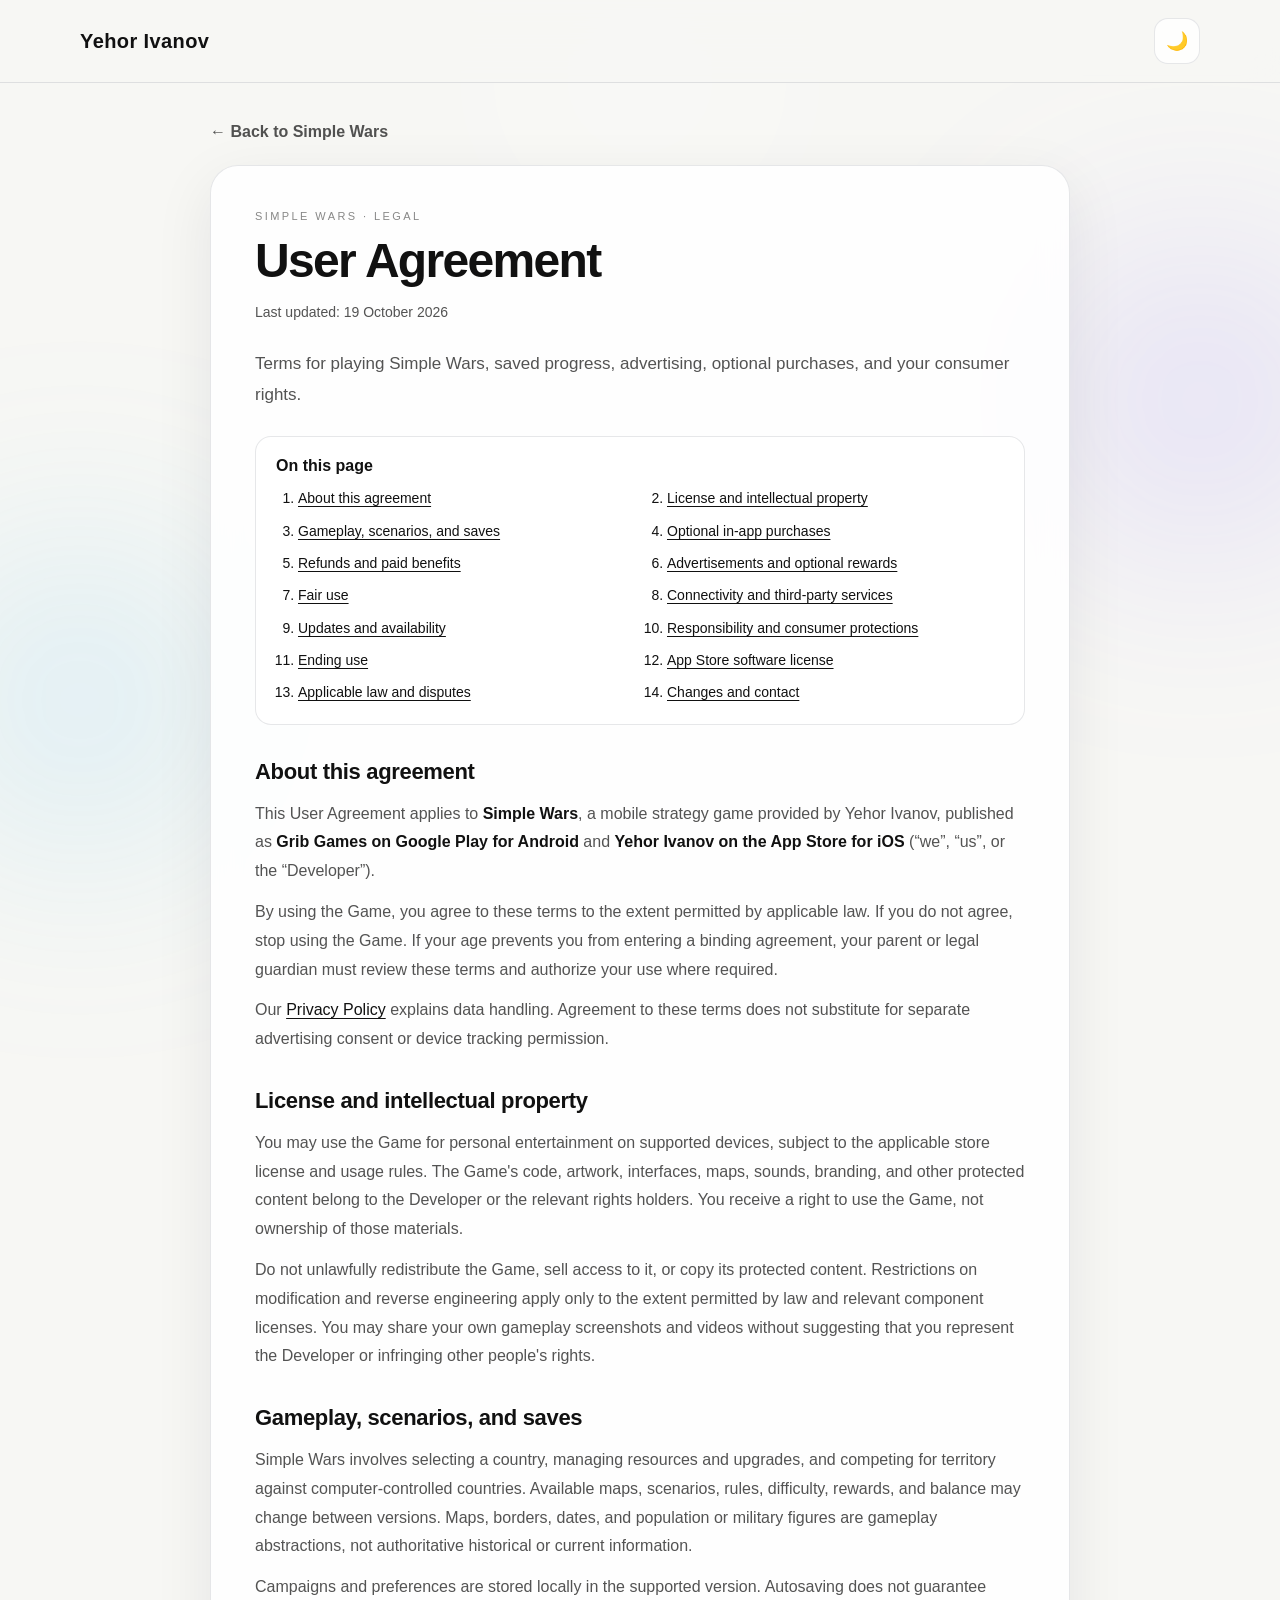
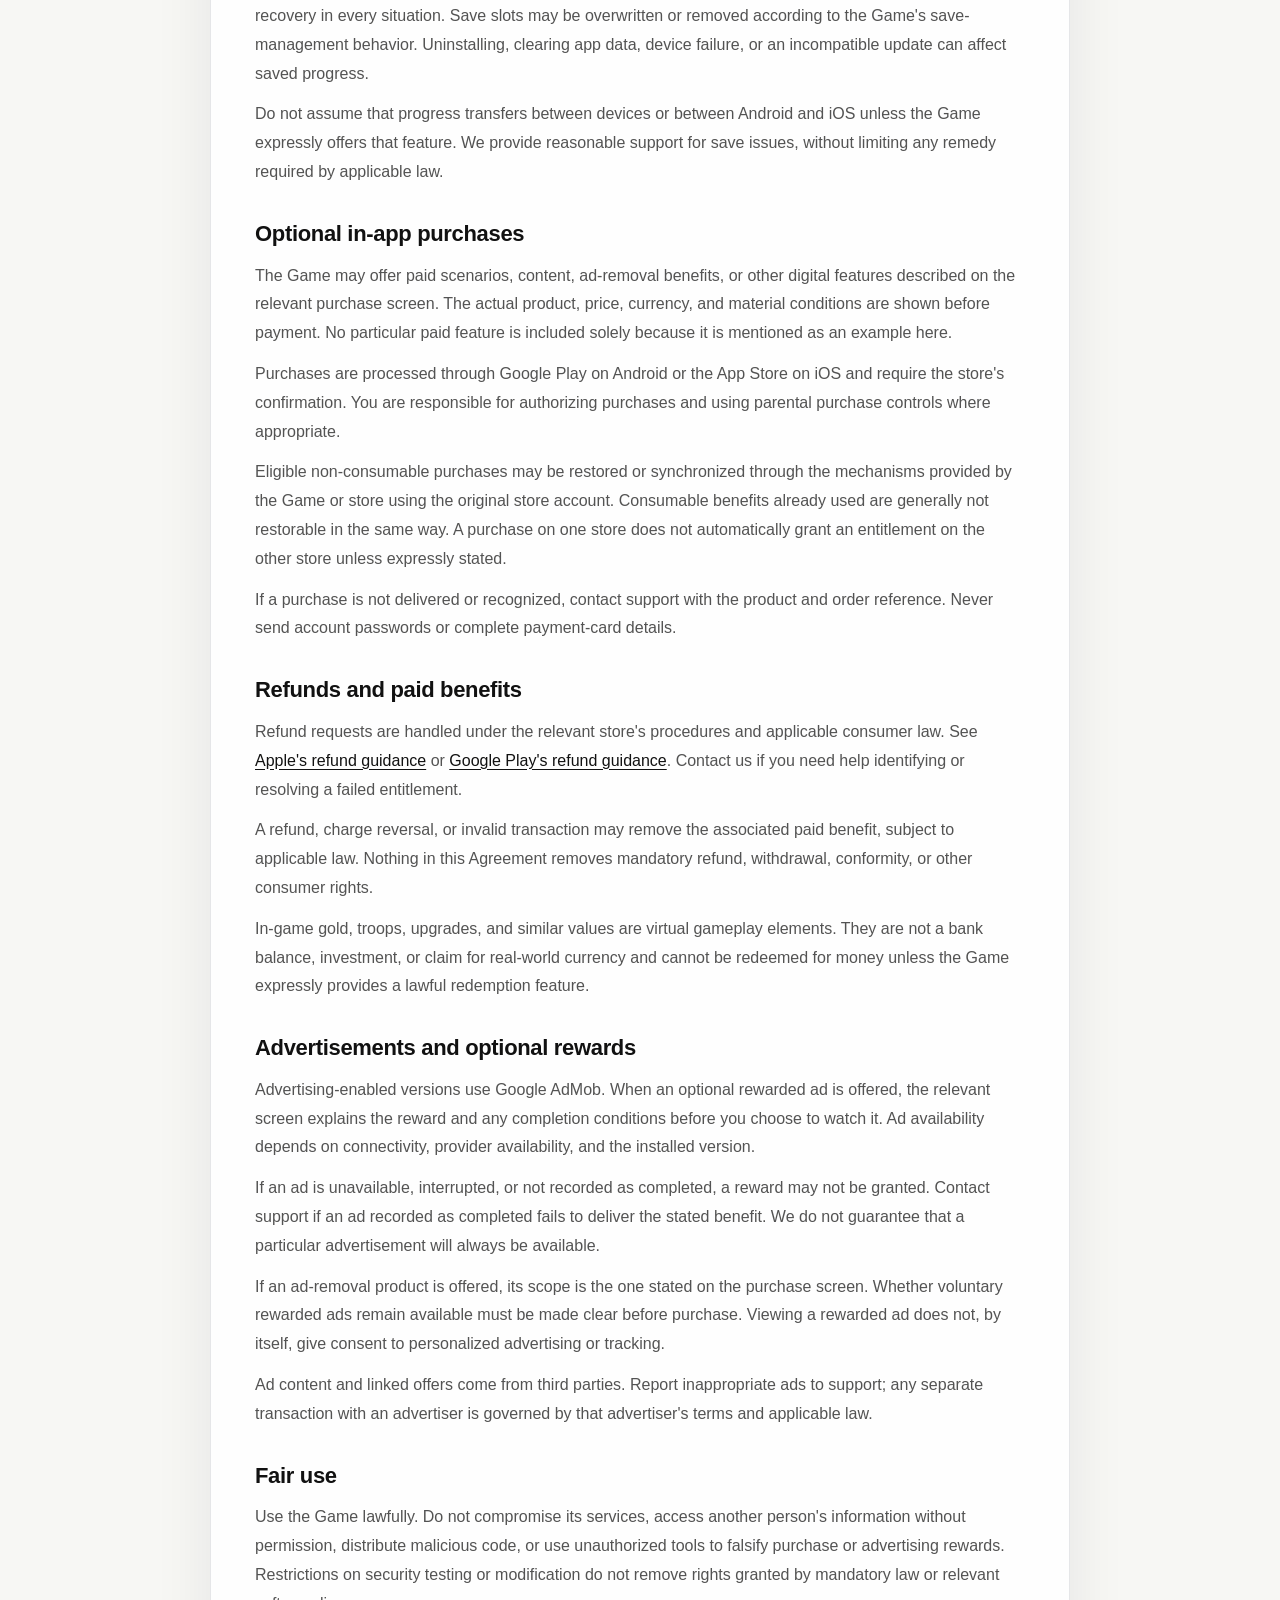
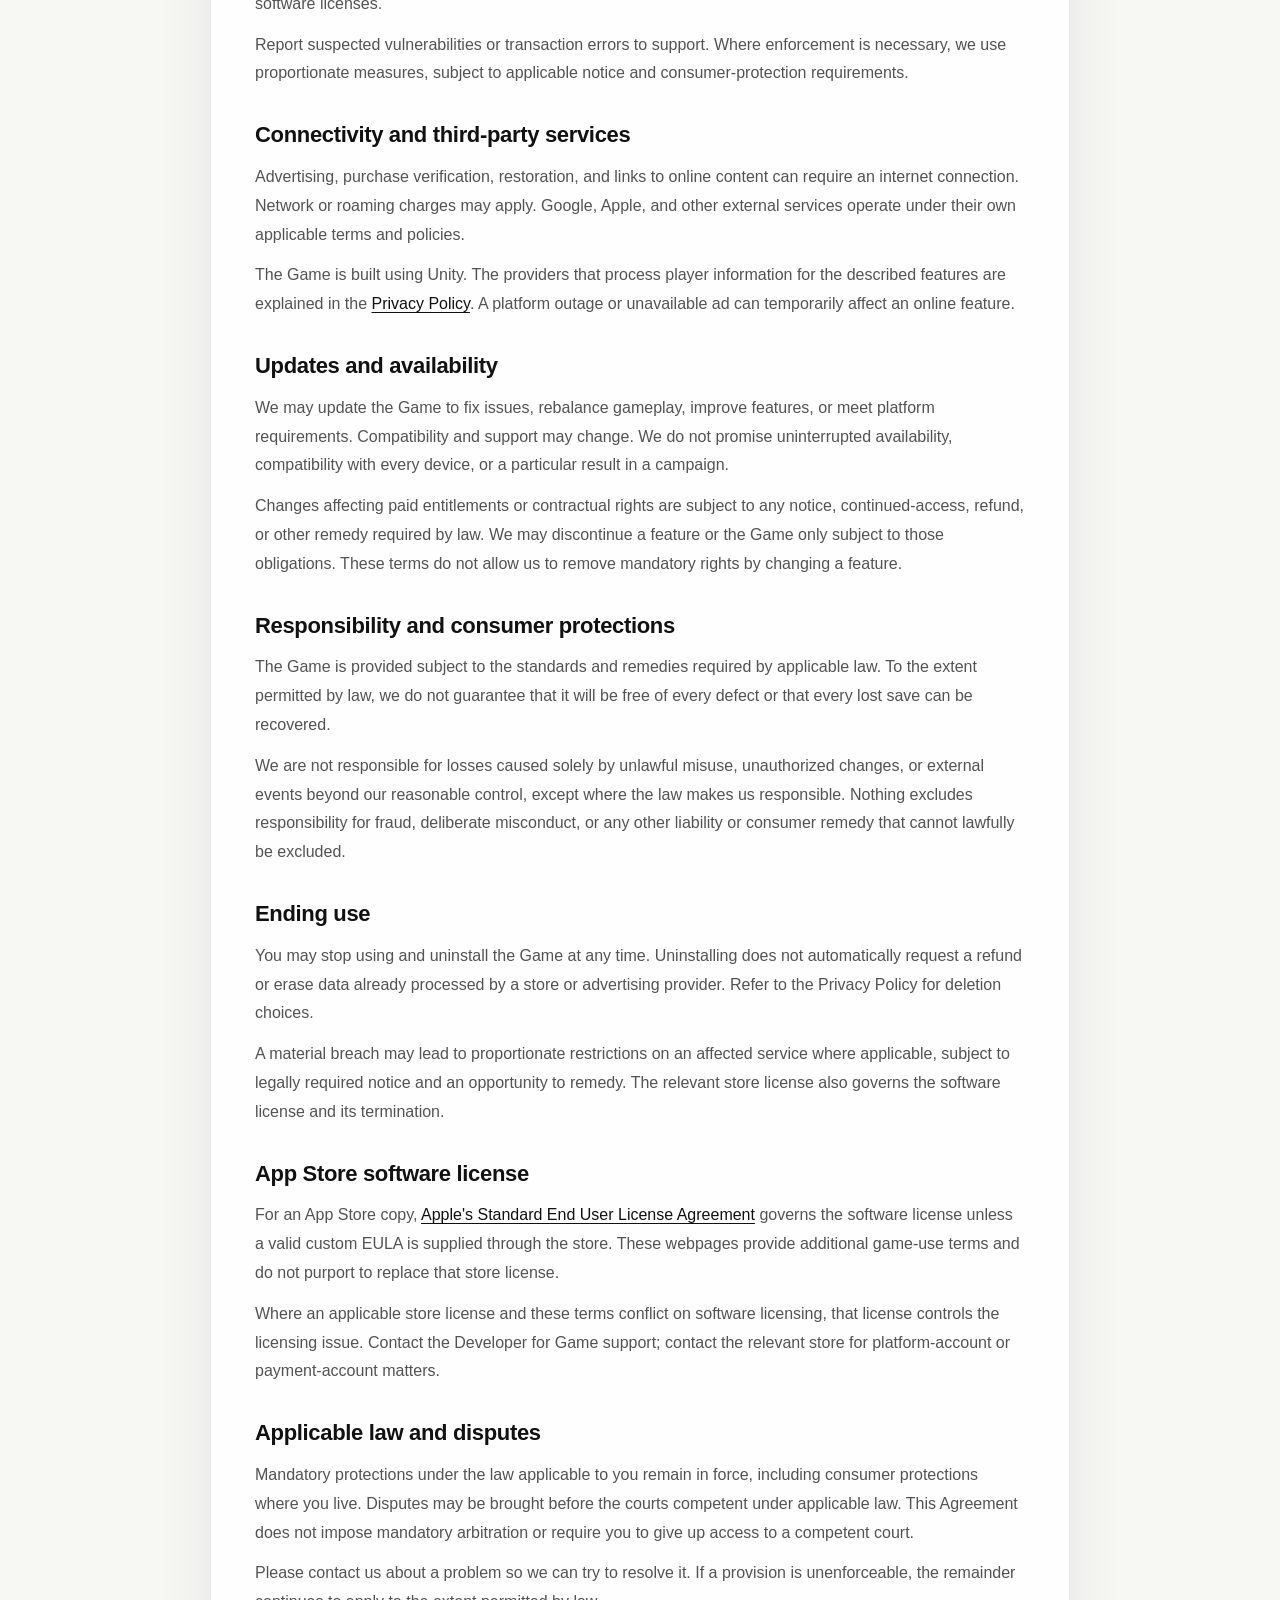
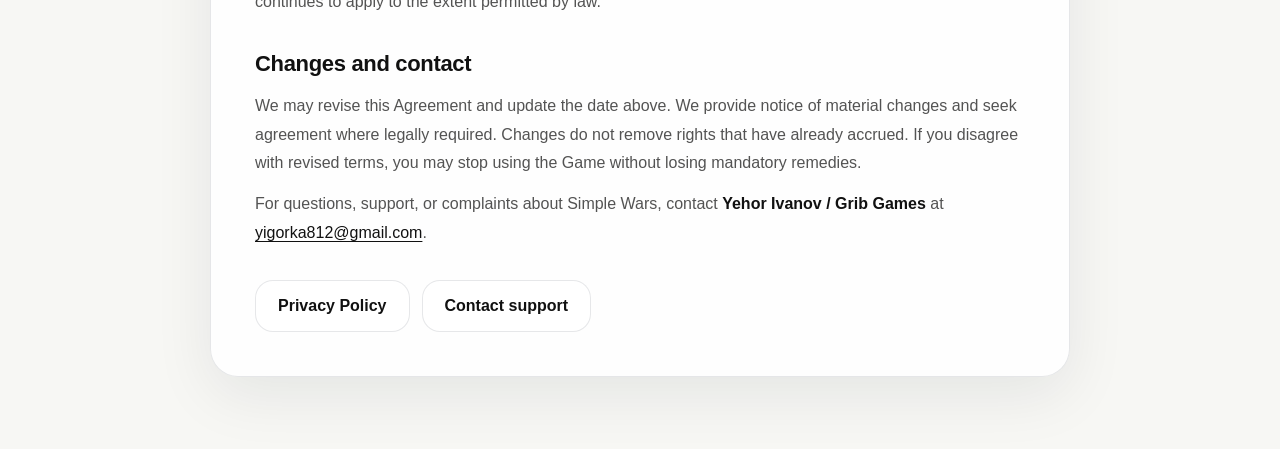
<file: terms-simple-wars.html>
<!DOCTYPE html>
<html lang="en">
<head>
  <meta charset="UTF-8" />
  <meta name="viewport" content="width=device-width, initial-scale=1.0" />
  <meta name="description" content="Terms for playing Simple Wars, saved progress, advertising, optional purchases, and your consumer rights." />
  <title>User Agreement — Simple Wars | Yehor Ivanov</title>
  <link rel="canonical" href="https://yehorivanov.com/terms-simple-wars.html" />
  <link rel="stylesheet" href="style.css" />
  <link rel="stylesheet" href="legal-simple-wars.css" />
</head>
<body>
  <div class="bg-glow glow-1" aria-hidden="true"></div>
  <div class="bg-glow glow-2" aria-hidden="true"></div>
  <div class="bg-glow glow-3" aria-hidden="true"></div>
  <header class="site-header">
    <div class="container header-inner">
      <a href="index.html" class="logo">Yehor Ivanov</a>
      <button id="themeToggle" class="theme-toggle" type="button" aria-label="Switch to dark theme">
        <span class="theme-toggle-icon" aria-hidden="true">🌙</span>
      </button>
    </div>
  </header>
  <main class="container legal-page">
    <div class="back-link-wrap">
      <a class="back-link" href="game.html?slug=simple-wars">← Back to Simple Wars</a>
    </div>
    <article class="card legal-card">
      <p class="section-label">Simple Wars · Legal</p>
      <h1>User Agreement</h1>
      <p class="legal-date">Last updated: <time datetime="2026-10-19">19 October 2026</time></p>
      <p class="legal-intro">Terms for playing Simple Wars, saved progress, advertising, optional purchases, and your consumer rights.</p>
      <nav class="legal-toc" aria-label="On this page">
        <h2>On this page</h2>
        <ol>
          <li><a href="#agreement">About this agreement</a></li>
          <li><a href="#license">License and intellectual property</a></li>
          <li><a href="#gameplay">Gameplay, scenarios, and saves</a></li>
          <li><a href="#purchases">Optional in-app purchases</a></li>
          <li><a href="#refunds">Refunds and paid benefits</a></li>
          <li><a href="#advertising">Advertisements and optional rewards</a></li>
          <li><a href="#conduct">Fair use</a></li>
          <li><a href="#services">Connectivity and third-party services</a></li>
          <li><a href="#updates">Updates and availability</a></li>
          <li><a href="#responsibility">Responsibility and consumer protections</a></li>
          <li><a href="#ending">Ending use</a></li>
          <li><a href="#apple">App Store software license</a></li>
          <li><a href="#law">Applicable law and disputes</a></li>
          <li><a href="#contact">Changes and contact</a></li>
        </ol>
      </nav>
      <div class="legal-content">
        <section aria-labelledby="agreement">
          <h2 id="agreement">About this agreement</h2>
<p>This User Agreement applies to <strong>Simple Wars</strong>, a mobile strategy game provided by Yehor Ivanov, published as <strong>Grib Games on Google Play for Android</strong> and <strong>Yehor Ivanov on the App Store for iOS</strong> (“we”, “us”, or the “Developer”).</p>
<p>By using the Game, you agree to these terms to the extent permitted by applicable law. If you do not agree, stop using the Game. If your age prevents you from entering a binding agreement, your parent or legal guardian must review these terms and authorize your use where required.</p>
<p>Our <a href="privacy-simple-wars.html">Privacy Policy</a> explains data handling. Agreement to these terms does not substitute for separate advertising consent or device tracking permission.</p>
        </section>
        <section aria-labelledby="license">
          <h2 id="license">License and intellectual property</h2>
<p>You may use the Game for personal entertainment on supported devices, subject to the applicable store license and usage rules. The Game's code, artwork, interfaces, maps, sounds, branding, and other protected content belong to the Developer or the relevant rights holders. You receive a right to use the Game, not ownership of those materials.</p>
<p>Do not unlawfully redistribute the Game, sell access to it, or copy its protected content. Restrictions on modification and reverse engineering apply only to the extent permitted by law and relevant component licenses. You may share your own gameplay screenshots and videos without suggesting that you represent the Developer or infringing other people's rights.</p>
        </section>
        <section aria-labelledby="gameplay">
          <h2 id="gameplay">Gameplay, scenarios, and saves</h2>
<p>Simple Wars involves selecting a country, managing resources and upgrades, and competing for territory against computer-controlled countries. Available maps, scenarios, rules, difficulty, rewards, and balance may change between versions. Maps, borders, dates, and population or military figures are gameplay abstractions, not authoritative historical or current information.</p>
<p>Campaigns and preferences are stored locally in the supported version. Autosaving does not guarantee recovery in every situation. Save slots may be overwritten or removed according to the Game's save-management behavior. Uninstalling, clearing app data, device failure, or an incompatible update can affect saved progress.</p>
<p>Do not assume that progress transfers between devices or between Android and iOS unless the Game expressly offers that feature. We provide reasonable support for save issues, without limiting any remedy required by applicable law.</p>
        </section>
        <section aria-labelledby="purchases">
          <h2 id="purchases">Optional in-app purchases</h2>
<p>The Game may offer paid scenarios, content, ad-removal benefits, or other digital features described on the relevant purchase screen. The actual product, price, currency, and material conditions are shown before payment. No particular paid feature is included solely because it is mentioned as an example here.</p>
<p>Purchases are processed through Google Play on Android or the App Store on iOS and require the store's confirmation. You are responsible for authorizing purchases and using parental purchase controls where appropriate.</p>
<p>Eligible non-consumable purchases may be restored or synchronized through the mechanisms provided by the Game or store using the original store account. Consumable benefits already used are generally not restorable in the same way. A purchase on one store does not automatically grant an entitlement on the other store unless expressly stated.</p>
<p>If a purchase is not delivered or recognized, contact support with the product and order reference. Never send account passwords or complete payment-card details.</p>
        </section>
        <section aria-labelledby="refunds">
          <h2 id="refunds">Refunds and paid benefits</h2>
<p>Refund requests are handled under the relevant store's procedures and applicable consumer law. See <a href="https://support.apple.com/en-us/118223" target="_blank" rel="noopener noreferrer">Apple's refund guidance</a> or <a href="https://support.google.com/googleplay/answer/2479637?hl=en" target="_blank" rel="noopener noreferrer">Google Play's refund guidance</a>. Contact us if you need help identifying or resolving a failed entitlement.</p>
<p>A refund, charge reversal, or invalid transaction may remove the associated paid benefit, subject to applicable law. Nothing in this Agreement removes mandatory refund, withdrawal, conformity, or other consumer rights.</p>
<p>In-game gold, troops, upgrades, and similar values are virtual gameplay elements. They are not a bank balance, investment, or claim for real-world currency and cannot be redeemed for money unless the Game expressly provides a lawful redemption feature.</p>
        </section>
        <section aria-labelledby="advertising">
          <h2 id="advertising">Advertisements and optional rewards</h2>
<p>Advertising-enabled versions use Google AdMob. When an optional rewarded ad is offered, the relevant screen explains the reward and any completion conditions before you choose to watch it. Ad availability depends on connectivity, provider availability, and the installed version.</p>
<p>If an ad is unavailable, interrupted, or not recorded as completed, a reward may not be granted. Contact support if an ad recorded as completed fails to deliver the stated benefit. We do not guarantee that a particular advertisement will always be available.</p>
<p>If an ad-removal product is offered, its scope is the one stated on the purchase screen. Whether voluntary rewarded ads remain available must be made clear before purchase. Viewing a rewarded ad does not, by itself, give consent to personalized advertising or tracking.</p>
<p>Ad content and linked offers come from third parties. Report inappropriate ads to support; any separate transaction with an advertiser is governed by that advertiser's terms and applicable law.</p>
        </section>
        <section aria-labelledby="conduct">
          <h2 id="conduct">Fair use</h2>
<p>Use the Game lawfully. Do not compromise its services, access another person's information without permission, distribute malicious code, or use unauthorized tools to falsify purchase or advertising rewards. Restrictions on security testing or modification do not remove rights granted by mandatory law or relevant software licenses.</p>
<p>Report suspected vulnerabilities or transaction errors to support. Where enforcement is necessary, we use proportionate measures, subject to applicable notice and consumer-protection requirements.</p>
        </section>
        <section aria-labelledby="services">
          <h2 id="services">Connectivity and third-party services</h2>
<p>Advertising, purchase verification, restoration, and links to online content can require an internet connection. Network or roaming charges may apply. Google, Apple, and other external services operate under their own applicable terms and policies.</p>
<p>The Game is built using Unity. The providers that process player information for the described features are explained in the <a href="privacy-simple-wars.html">Privacy Policy</a>. A platform outage or unavailable ad can temporarily affect an online feature.</p>
        </section>
        <section aria-labelledby="updates">
          <h2 id="updates">Updates and availability</h2>
<p>We may update the Game to fix issues, rebalance gameplay, improve features, or meet platform requirements. Compatibility and support may change. We do not promise uninterrupted availability, compatibility with every device, or a particular result in a campaign.</p>
<p>Changes affecting paid entitlements or contractual rights are subject to any notice, continued-access, refund, or other remedy required by law. We may discontinue a feature or the Game only subject to those obligations. These terms do not allow us to remove mandatory rights by changing a feature.</p>
        </section>
        <section aria-labelledby="responsibility">
          <h2 id="responsibility">Responsibility and consumer protections</h2>
<p>The Game is provided subject to the standards and remedies required by applicable law. To the extent permitted by law, we do not guarantee that it will be free of every defect or that every lost save can be recovered.</p>
<p>We are not responsible for losses caused solely by unlawful misuse, unauthorized changes, or external events beyond our reasonable control, except where the law makes us responsible. Nothing excludes responsibility for fraud, deliberate misconduct, or any other liability or consumer remedy that cannot lawfully be excluded.</p>
        </section>
        <section aria-labelledby="ending">
          <h2 id="ending">Ending use</h2>
<p>You may stop using and uninstall the Game at any time. Uninstalling does not automatically request a refund or erase data already processed by a store or advertising provider. Refer to the Privacy Policy for deletion choices.</p>
<p>A material breach may lead to proportionate restrictions on an affected service where applicable, subject to legally required notice and an opportunity to remedy. The relevant store license also governs the software license and its termination.</p>
        </section>
        <section aria-labelledby="apple">
          <h2 id="apple">App Store software license</h2>
<p>For an App Store copy, <a href="https://www.apple.com/legal/internet-services/itunes/dev/stdeula/" target="_blank" rel="noopener noreferrer">Apple's Standard End User License Agreement</a> governs the software license unless a valid custom EULA is supplied through the store. These webpages provide additional game-use terms and do not purport to replace that store license.</p>
<p>Where an applicable store license and these terms conflict on software licensing, that license controls the licensing issue. Contact the Developer for Game support; contact the relevant store for platform-account or payment-account matters.</p>
        </section>
        <section aria-labelledby="law">
          <h2 id="law">Applicable law and disputes</h2>
<p>Mandatory protections under the law applicable to you remain in force, including consumer protections where you live. Disputes may be brought before the courts competent under applicable law. This Agreement does not impose mandatory arbitration or require you to give up access to a competent court.</p>
<p>Please contact us about a problem so we can try to resolve it. If a provision is unenforceable, the remainder continues to apply to the extent permitted by law.</p>
        </section>
        <section aria-labelledby="contact">
          <h2 id="contact">Changes and contact</h2>
<p>We may revise this Agreement and update the date above. We provide notice of material changes and seek agreement where legally required. Changes do not remove rights that have already accrued. If you disagree with revised terms, you may stop using the Game without losing mandatory remedies.</p>
<p>For questions, support, or complaints about Simple Wars, contact <strong>Yehor Ivanov / Grib Games</strong> at <a href="mailto:yigorka812@gmail.com?subject=Simple%20Wars%20Support">yigorka812@gmail.com</a>.</p>
        </section>
      </div>
      <div class="legal-actions">
        <a class="btn btn-secondary" href="privacy-simple-wars.html">Privacy Policy</a>
        <a class="btn btn-secondary" href="mailto:yigorka812@gmail.com?subject=Simple%20Wars%20Support">Contact support</a>
      </div>
    </article>
  </main>
  <script>
    (() => {
      const body = document.body;
      const button = document.getElementById("themeToggle");
      const icon = button.querySelector(".theme-toggle-icon");
      let savedTheme = "light";
      try { savedTheme = localStorage.getItem("theme") || "light"; } catch {}
      body.classList.toggle("dark-theme", savedTheme === "dark");
      const refresh = () => {
        const dark = body.classList.contains("dark-theme");
        icon.textContent = dark ? "☀️" : "🌙";
        button.setAttribute("aria-label", dark ? "Switch to light theme" : "Switch to dark theme");
      };
      refresh();
      button.addEventListener("click", () => {
        body.classList.toggle("dark-theme");
        try { localStorage.setItem("theme", body.classList.contains("dark-theme") ? "dark" : "light"); } catch {}
        refresh();
      });
    })();
  </script>
</body>
</html>
</file>
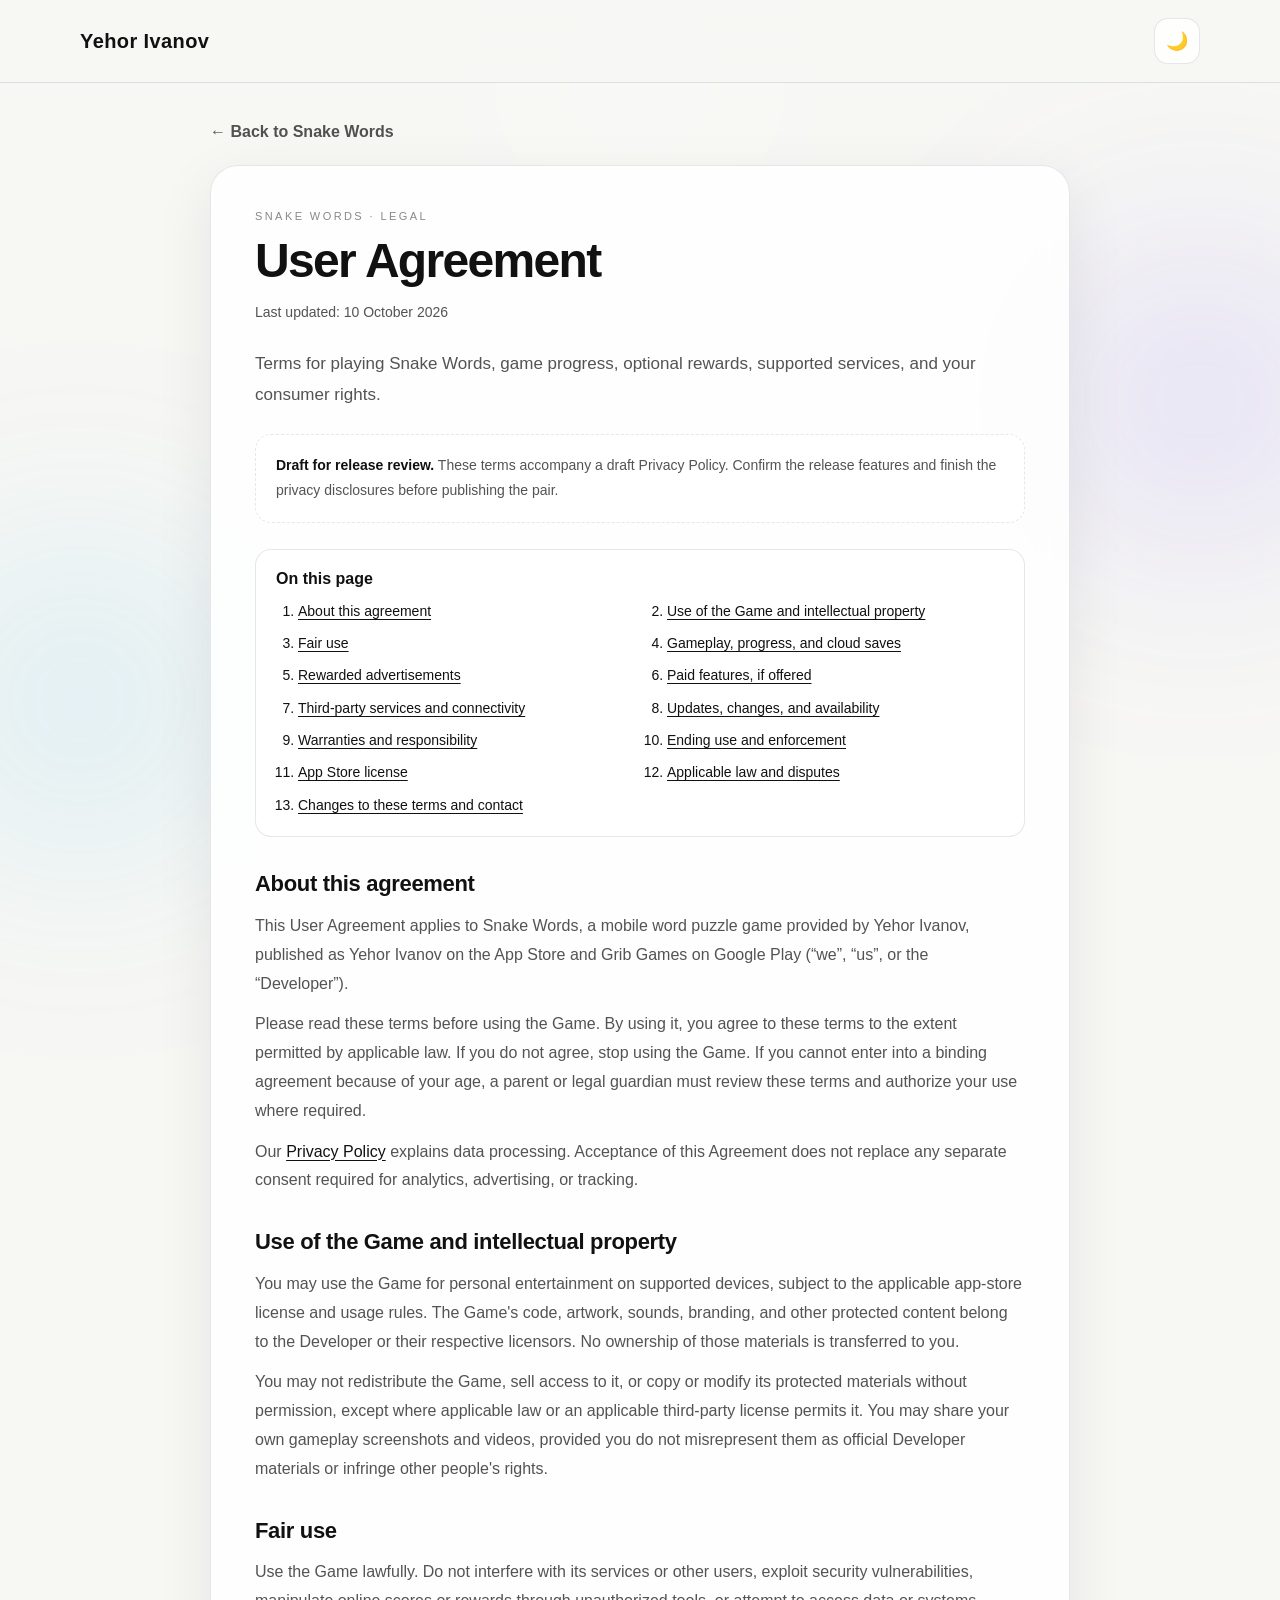
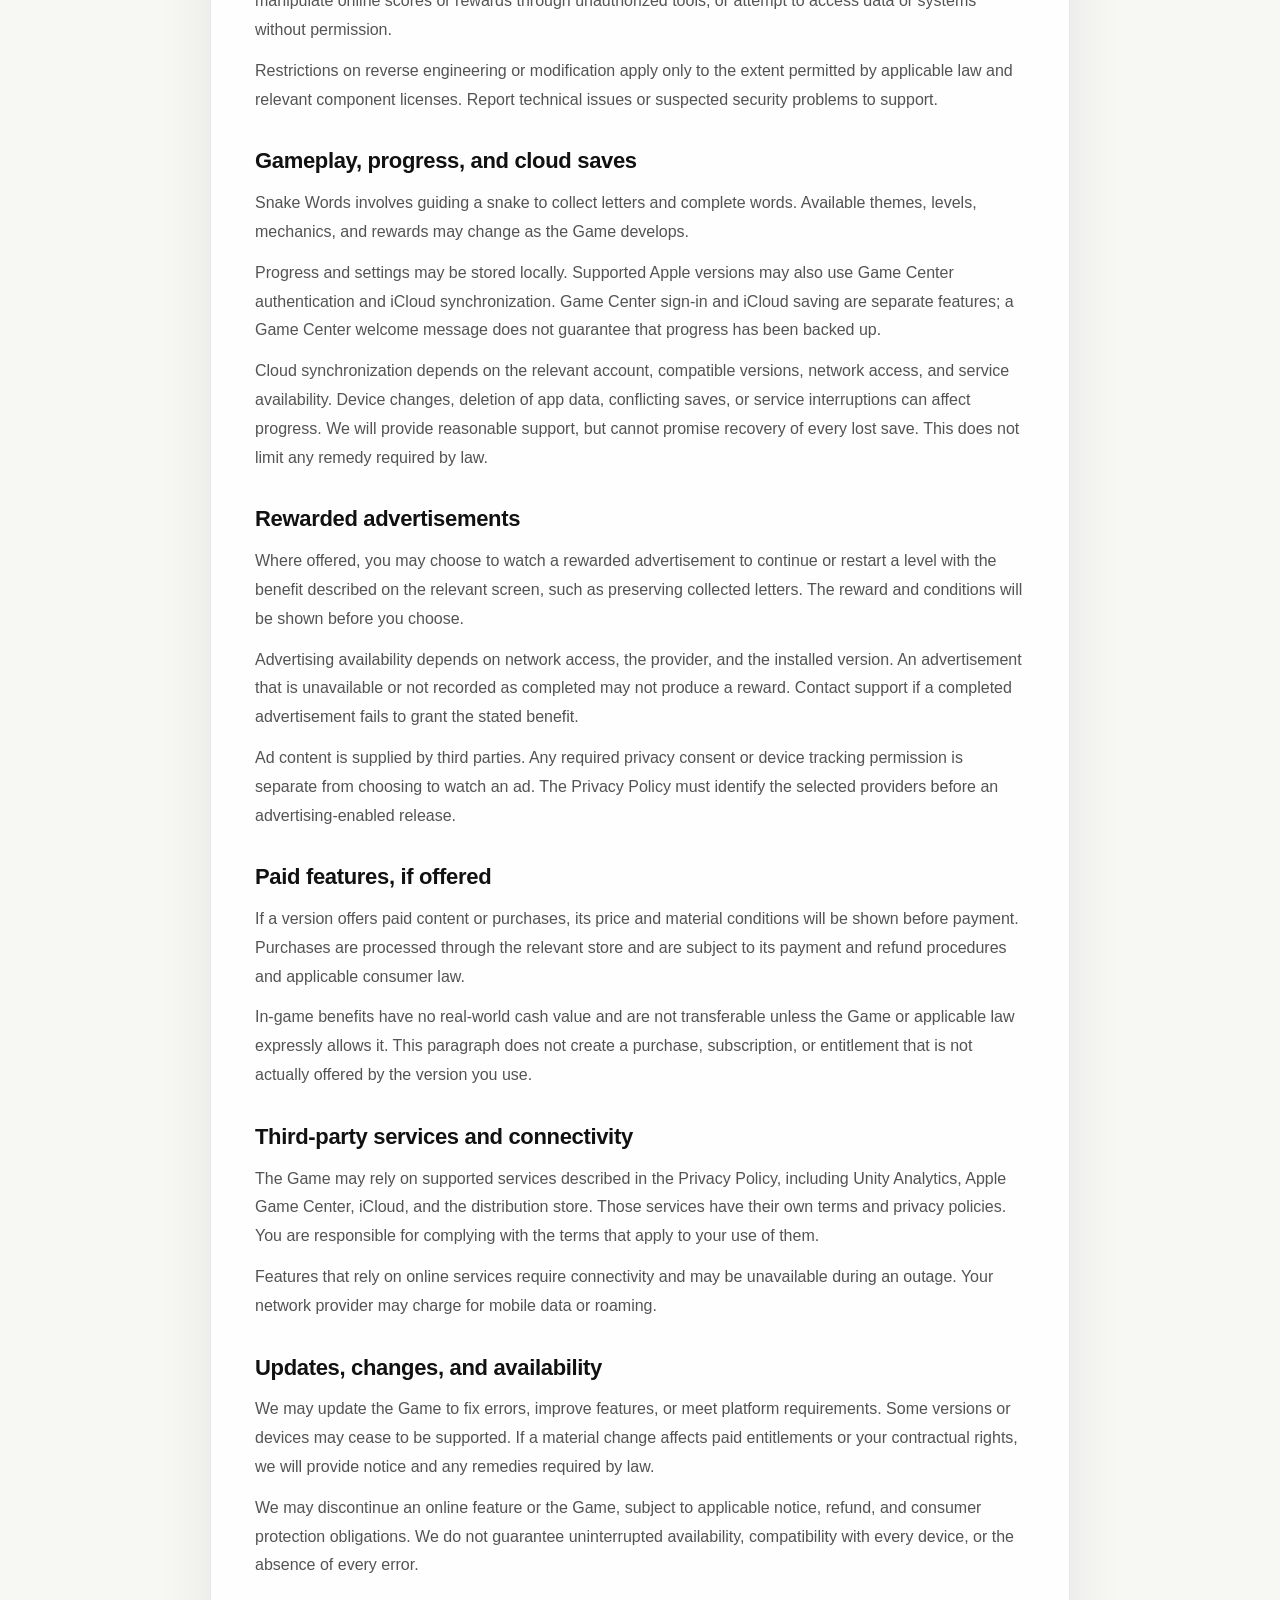
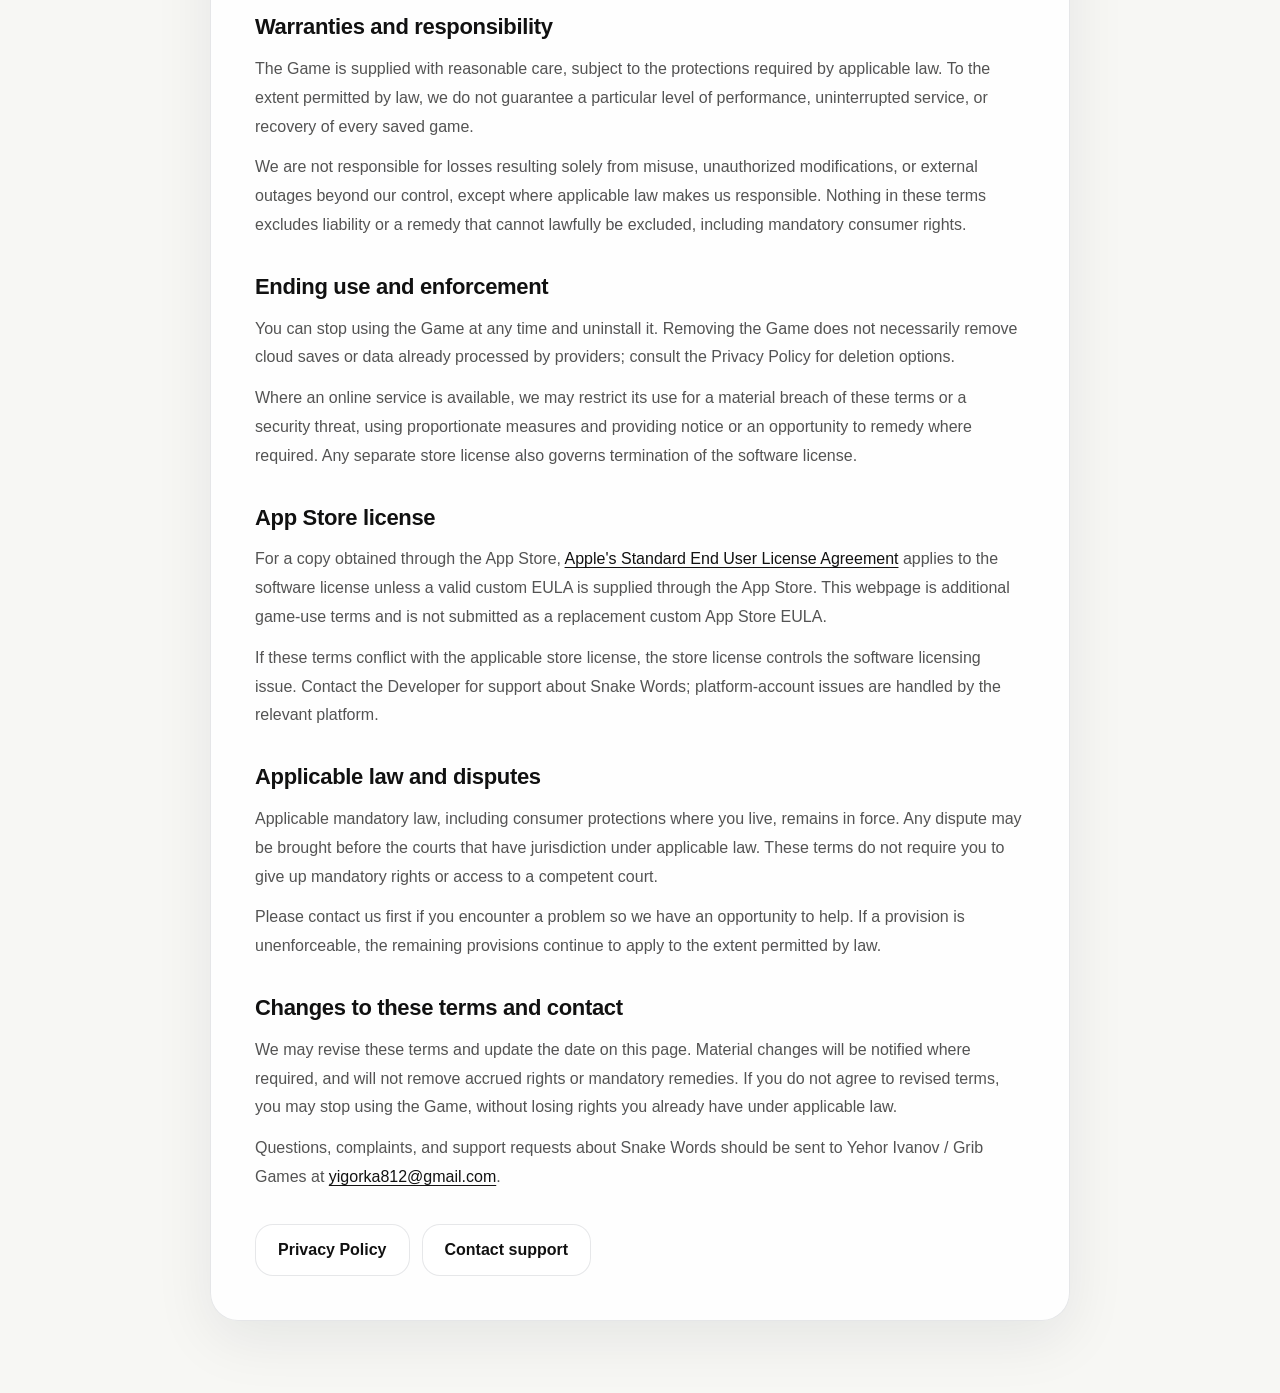
<file: terms-snake-words.html>
<!DOCTYPE html>
<html lang="en">
<head>
  <meta charset="UTF-8" />
  <meta name="viewport" content="width=device-width, initial-scale=1.0" />
  <meta name="description" content="Terms for playing Snake Words, game progress, optional rewards, supported services, and your consumer rights." />
  <meta name="robots" content="noindex, nofollow" />
  <title>User Agreement — Snake Words | Yehor Ivanov</title>
  <link rel="stylesheet" href="style.css" />
  <link rel="stylesheet" href="legal-snake-words.css" />
</head>
<body>
  <div class="bg-glow glow-1" aria-hidden="true"></div>
  <div class="bg-glow glow-2" aria-hidden="true"></div>
  <div class="bg-glow glow-3" aria-hidden="true"></div>
  <header class="site-header">
    <div class="container header-inner">
      <a href="index.html" class="logo">Yehor Ivanov</a>
      <button id="themeToggle" class="theme-toggle" type="button" aria-label="Switch to dark theme">
        <span class="theme-toggle-icon" aria-hidden="true">🌙</span>
      </button>
    </div>
  </header>
  <main class="container legal-page">
    <div class="back-link-wrap">
      <a class="back-link" href="game.html?slug=snake-words">← Back to Snake Words</a>
    </div>
    <article class="card legal-card">
      <p class="section-label">Snake Words · Legal</p>
      <h1>User Agreement</h1>
      <p class="legal-date">Last updated: <time datetime="2026-10-10">10 October 2026</time></p>
      <p class="legal-intro">Terms for playing Snake Words, game progress, optional rewards, supported services, and your consumer rights.</p>
      <aside class="legal-review" role="note"><strong>Draft for release review.</strong> These terms accompany a draft Privacy Policy. Confirm the release features and finish the privacy disclosures before publishing the pair.</aside>
      <nav class="legal-toc" aria-label="On this page">
        <h2>On this page</h2>
        <ol>
          <li><a href="#agreement">About this agreement</a></li>
          <li><a href="#license">Use of the Game and intellectual property</a></li>
          <li><a href="#fair-use">Fair use</a></li>
          <li><a href="#progress">Gameplay, progress, and cloud saves</a></li>
          <li><a href="#ads">Rewarded advertisements</a></li>
          <li><a href="#purchases">Paid features, if offered</a></li>
          <li><a href="#services">Third-party services and connectivity</a></li>
          <li><a href="#updates">Updates, changes, and availability</a></li>
          <li><a href="#liability">Warranties and responsibility</a></li>
          <li><a href="#ending">Ending use and enforcement</a></li>
          <li><a href="#apple">App Store license</a></li>
          <li><a href="#disputes">Applicable law and disputes</a></li>
          <li><a href="#changes">Changes to these terms and contact</a></li>
        </ol>
      </nav>
      <div class="legal-content">
        <section aria-labelledby="agreement">
          <h2 id="agreement">About this agreement</h2>
          <p>This User Agreement applies to Snake Words, a mobile word puzzle game provided by Yehor Ivanov, published as Yehor Ivanov on the App Store and Grib Games on Google Play (“we”, “us”, or the “Developer”).</p>
<p>Please read these terms before using the Game. By using it, you agree to these terms to the extent permitted by applicable law. If you do not agree, stop using the Game. If you cannot enter into a binding agreement because of your age, a parent or legal guardian must review these terms and authorize your use where required.</p>
<p>Our <a href="privacy-snake-words.html">Privacy Policy</a> explains data processing. Acceptance of this Agreement does not replace any separate consent required for analytics, advertising, or tracking.</p>
        </section>

        <section aria-labelledby="license">
          <h2 id="license">Use of the Game and intellectual property</h2>
          <p>You may use the Game for personal entertainment on supported devices, subject to the applicable app-store license and usage rules. The Game's code, artwork, sounds, branding, and other protected content belong to the Developer or their respective licensors. No ownership of those materials is transferred to you.</p>
<p>You may not redistribute the Game, sell access to it, or copy or modify its protected materials without permission, except where applicable law or an applicable third-party license permits it. You may share your own gameplay screenshots and videos, provided you do not misrepresent them as official Developer materials or infringe other people's rights.</p>
        </section>

        <section aria-labelledby="fair-use">
          <h2 id="fair-use">Fair use</h2>
          <p>Use the Game lawfully. Do not interfere with its services or other users, exploit security vulnerabilities, manipulate online scores or rewards through unauthorized tools, or attempt to access data or systems without permission.</p>
<p>Restrictions on reverse engineering or modification apply only to the extent permitted by applicable law and relevant component licenses. Report technical issues or suspected security problems to support.</p>
        </section>

        <section aria-labelledby="progress">
          <h2 id="progress">Gameplay, progress, and cloud saves</h2>
          <p>Snake Words involves guiding a snake to collect letters and complete words. Available themes, levels, mechanics, and rewards may change as the Game develops.</p>
<p>Progress and settings may be stored locally. Supported Apple versions may also use Game Center authentication and iCloud synchronization. Game Center sign-in and iCloud saving are separate features; a Game Center welcome message does not guarantee that progress has been backed up.</p>
<p>Cloud synchronization depends on the relevant account, compatible versions, network access, and service availability. Device changes, deletion of app data, conflicting saves, or service interruptions can affect progress. We will provide reasonable support, but cannot promise recovery of every lost save. This does not limit any remedy required by law.</p>
        </section>

        <section aria-labelledby="ads">
          <h2 id="ads">Rewarded advertisements</h2>
          <p>Where offered, you may choose to watch a rewarded advertisement to continue or restart a level with the benefit described on the relevant screen, such as preserving collected letters. The reward and conditions will be shown before you choose.</p>
<p>Advertising availability depends on network access, the provider, and the installed version. An advertisement that is unavailable or not recorded as completed may not produce a reward. Contact support if a completed advertisement fails to grant the stated benefit.</p>
<p>Ad content is supplied by third parties. Any required privacy consent or device tracking permission is separate from choosing to watch an ad. The Privacy Policy must identify the selected providers before an advertising-enabled release.</p>
        </section>

        <section aria-labelledby="purchases">
          <h2 id="purchases">Paid features, if offered</h2>
          <p>If a version offers paid content or purchases, its price and material conditions will be shown before payment. Purchases are processed through the relevant store and are subject to its payment and refund procedures and applicable consumer law.</p>
<p>In-game benefits have no real-world cash value and are not transferable unless the Game or applicable law expressly allows it. This paragraph does not create a purchase, subscription, or entitlement that is not actually offered by the version you use.</p>
        </section>

        <section aria-labelledby="services">
          <h2 id="services">Third-party services and connectivity</h2>
          <p>The Game may rely on supported services described in the Privacy Policy, including Unity Analytics, Apple Game Center, iCloud, and the distribution store. Those services have their own terms and privacy policies. You are responsible for complying with the terms that apply to your use of them.</p>
<p>Features that rely on online services require connectivity and may be unavailable during an outage. Your network provider may charge for mobile data or roaming.</p>
        </section>

        <section aria-labelledby="updates">
          <h2 id="updates">Updates, changes, and availability</h2>
          <p>We may update the Game to fix errors, improve features, or meet platform requirements. Some versions or devices may cease to be supported. If a material change affects paid entitlements or your contractual rights, we will provide notice and any remedies required by law.</p>
<p>We may discontinue an online feature or the Game, subject to applicable notice, refund, and consumer protection obligations. We do not guarantee uninterrupted availability, compatibility with every device, or the absence of every error.</p>
        </section>

        <section aria-labelledby="liability">
          <h2 id="liability">Warranties and responsibility</h2>
          <p>The Game is supplied with reasonable care, subject to the protections required by applicable law. To the extent permitted by law, we do not guarantee a particular level of performance, uninterrupted service, or recovery of every saved game.</p>
<p>We are not responsible for losses resulting solely from misuse, unauthorized modifications, or external outages beyond our control, except where applicable law makes us responsible. Nothing in these terms excludes liability or a remedy that cannot lawfully be excluded, including mandatory consumer rights.</p>
        </section>

        <section aria-labelledby="ending">
          <h2 id="ending">Ending use and enforcement</h2>
          <p>You can stop using the Game at any time and uninstall it. Removing the Game does not necessarily remove cloud saves or data already processed by providers; consult the Privacy Policy for deletion options.</p>
<p>Where an online service is available, we may restrict its use for a material breach of these terms or a security threat, using proportionate measures and providing notice or an opportunity to remedy where required. Any separate store license also governs termination of the software license.</p>
        </section>

        <section aria-labelledby="apple">
          <h2 id="apple">App Store license</h2>
          <p>For a copy obtained through the App Store, <a href="https://www.apple.com/legal/internet-services/itunes/dev/stdeula/" target="_blank" rel="noopener noreferrer">Apple's Standard End User License Agreement</a> applies to the software license unless a valid custom EULA is supplied through the App Store. This webpage is additional game-use terms and is not submitted as a replacement custom App Store EULA.</p>
<p>If these terms conflict with the applicable store license, the store license controls the software licensing issue. Contact the Developer for support about Snake Words; platform-account issues are handled by the relevant platform.</p>
        </section>

        <section aria-labelledby="disputes">
          <h2 id="disputes">Applicable law and disputes</h2>
          <p>Applicable mandatory law, including consumer protections where you live, remains in force. Any dispute may be brought before the courts that have jurisdiction under applicable law. These terms do not require you to give up mandatory rights or access to a competent court.</p>
<p>Please contact us first if you encounter a problem so we have an opportunity to help. If a provision is unenforceable, the remaining provisions continue to apply to the extent permitted by law.</p>
        </section>

        <section aria-labelledby="changes">
          <h2 id="changes">Changes to these terms and contact</h2>
          <p>We may revise these terms and update the date on this page. Material changes will be notified where required, and will not remove accrued rights or mandatory remedies. If you do not agree to revised terms, you may stop using the Game, without losing rights you already have under applicable law.</p>
<p>Questions, complaints, and support requests about Snake Words should be sent to Yehor Ivanov / Grib Games at <a href="mailto:yigorka812@gmail.com">yigorka812@gmail.com</a>.</p>
        </section>
      </div>
      <div class="legal-actions">
        <a class="btn btn-secondary" href="privacy-snake-words.html">Privacy Policy</a>
        <a class="btn btn-secondary" href="mailto:yigorka812@gmail.com?subject=Snake%20Words%20Support">Contact support</a>
      </div>
    </article>
  </main>
  <script>

    (() => {
      const body = document.body;
      const button = document.getElementById("themeToggle");
      const icon = button.querySelector(".theme-toggle-icon");
      let savedTheme = "light";
      try {
        savedTheme = localStorage.getItem("theme") || "light";
      } catch {}
      body.classList.toggle("dark-theme", savedTheme === "dark");
      const updateButton = () => {
        const dark = body.classList.contains("dark-theme");
        icon.textContent = dark ? "☀️" : "🌙";
        button.setAttribute("aria-label", dark ? "Switch to light theme" : "Switch to dark theme");
      };
      updateButton();
      button.addEventListener("click", () => {
        body.classList.toggle("dark-theme");
        try {
          localStorage.setItem("theme", body.classList.contains("dark-theme") ? "dark" : "light");
        } catch {}
        updateButton();
      });
    })();

  </script>
</body>
</html>
</file>
<file: style.css>
:root {
    --bg: #f7f7f4;
    --bg-secondary: #ffffff;
    --panel: rgba(255, 255, 255, 0.86);
    --panel-strong: rgba(255, 255, 255, 0.96);
    --border: rgba(15, 23, 42, 0.10);
    --text: #111111;
    --muted: rgba(17, 17, 17, 0.72);
    --soft: rgba(17, 17, 17, 0.50);
    --shadow: 0 18px 60px rgba(15, 23, 42, 0.08);
    --accent-1: rgba(124, 92, 255, 0.14);
    --accent-2: rgba(74, 191, 248, 0.14);
    --button-text: #ffffff;
    --button-bg: #111111;
    --thumb-text: #111111;
    --icon-shadow: 0 14px 40px rgba(0, 0, 0, 0.12);
}

body.dark-theme {
    --bg: #050505;
    --bg-secondary: #0d0d0d;
    --panel: rgba(255, 255, 255, 0.04);
    --panel-strong: rgba(255, 255, 255, 0.06);
    --border: rgba(255, 255, 255, 0.10);
    --text: #ffffff;
    --muted: rgba(255, 255, 255, 0.70);
    --soft: rgba(255, 255, 255, 0.45);
    --shadow: 0 20px 60px rgba(0, 0, 0, 0.35);
    --accent-1: rgba(130, 90, 255, 0.16);
    --accent-2: rgba(46, 198, 255, 0.12);
    --button-text: #000000;
    --button-bg: #ffffff;
    --thumb-text: #ffffff;
    --icon-shadow: 0 16px 44px rgba(0, 0, 0, 0.28);
}

* {
    box-sizing: border-box;
}

html {
    scroll-behavior: smooth;
}

body {
    margin: 0;
    font-family: Inter, Arial, sans-serif;
    background: var(--bg);
    color: var(--text);
    position: relative;
    overflow-x: hidden;
    transition: background-color 0.25s ease, color 0.25s ease;
}

a {
    color: inherit;
    text-decoration: none;
}

button {
    font: inherit;
}

img {
    max-width: 100%;
    display: block;
}

.container {
    width: min(1120px, calc(100% - 40px));
    margin: 0 auto;
}

.site-header {
    position: sticky;
    top: 0;
    z-index: 30;
    backdrop-filter: blur(16px);
    background: color-mix(in srgb, var(--bg) 82%, transparent);
    border-bottom: 1px solid var(--border);
}

.header-inner {
    display: flex;
    justify-content: space-between;
    align-items: center;
    gap: 20px;
    padding: 18px 0;
}

.logo {
    font-size: 20px;
    font-weight: 700;
    letter-spacing: 0.02em;
    white-space: nowrap;
}

.nav {
    display: flex;
    align-items: center;
    gap: 28px;
}

.nav a {
    color: var(--muted);
    transition: color 0.2s ease;
}

.nav a:hover {
    color: var(--text);
}

.theme-toggle {
    width: 46px;
    height: 46px;
    border: 1px solid var(--border);
    border-radius: 14px;
    background: var(--panel);
    color: var(--text);
    cursor: pointer;
    display: inline-flex;
    align-items: center;
    justify-content: center;
    transition: transform 0.2s ease, background-color 0.2s ease, border-color 0.2s ease;
    flex-shrink: 0;
}

.theme-toggle:hover {
    transform: translateY(-1px);
}

.theme-toggle-icon {
    font-size: 18px;
    line-height: 1;
}

.hero {
    display: grid;
    grid-template-columns: 1.15fr 0.85fr;
    gap: 40px;
    align-items: center;
    min-height: calc(100vh - 82px);
    padding: 60px 0 40px;
}

.hero-home {
    min-height: calc(92vh - 82px);
}

.badge {
    display: inline-block;
    padding: 10px 16px;
    border: 1px solid var(--border);
    background: var(--panel);
    border-radius: 999px;
    text-transform: uppercase;
    letter-spacing: 0.22em;
    font-size: 11px;
    color: var(--muted);
}

.hero h1,
.game-hero-info h1 {
    margin: 22px 0 0;
    font-size: clamp(42px, 8vw, 78px);
    line-height: 0.98;
    letter-spacing: -0.04em;
}

.hero-text {
    max-width: 720px;
    margin-top: 24px;
    font-size: 18px;
    line-height: 1.8;
    color: var(--muted);
}

.hero-buttons,
.store-buttons {
    display: flex;
    gap: 14px;
    flex-wrap: wrap;
    margin-top: 34px;
}

.store-buttons {
    align-items: stretch;
}

.btn {
    padding: 14px 22px;
    border-radius: 18px;
    font-weight: 700;
    transition: transform 0.2s ease, background-color 0.2s ease, border-color 0.2s ease, color 0.2s ease;
    display: inline-flex;
    align-items: center;
    justify-content: center;
    text-align: center;
    min-height: 52px;
}

.btn:hover {
    transform: translateY(-1px);
}

.btn-primary {
    background: var(--button-bg);
    color: var(--button-text);
}

.btn-secondary {
    background: var(--panel);
    border: 1px solid var(--border);
    color: var(--text);
}

.btn-disabled {
    background: var(--panel);
    border: 1px dashed var(--border);
    color: var(--muted);
    cursor: default;
}

.hero-right {
    display: grid;
    gap: 18px;
}

.card,
.about-card,
.contact-card,
.project-card,
.details-card,
.not-found-card {
    background: var(--panel);
    border: 1px solid var(--border);
    box-shadow: var(--shadow);
    backdrop-filter: blur(14px);
}

.card {
    border-radius: 28px;
    padding: 24px;
}

.card-label,
.section-label {
    margin: 0 0 10px;
    text-transform: uppercase;
    letter-spacing: 0.22em;
    font-size: 11px;
    color: var(--soft);
}

.mini-box {
    padding: 16px;
    border-radius: 18px;
    border: 1px solid var(--border);
    background: color-mix(in srgb, var(--bg-secondary) 72%, transparent);
    color: var(--muted);
    margin-top: 12px;
}

.accent-card {
    background: linear-gradient(135deg, var(--accent-1), var(--accent-2)), var(--panel);
}

.goal-text {
    margin: 10px 0 0;
    font-size: 20px;
    line-height: 1.8;
    color: var(--text);
}

.section {
    padding: 110px 0 0;
}

.section-head {
    display: flex;
    justify-content: space-between;
    gap: 20px;
    align-items: end;
}

.section-head h2,
.contact-card h2 {
    margin: 0;
    font-size: clamp(32px, 5vw, 48px);
    letter-spacing: -0.03em;
}

.subsection {
    margin-top: 36px;
}

.subsection-head {
    margin-bottom: 18px;
}

.subsection-head h3 {
    margin: 0;
    font-size: 24px;
    letter-spacing: -0.02em;
}

.subsection-head p {
    margin: 8px 0 0;
    color: var(--muted);
    line-height: 1.7;
}

.projects-grid {
    display: grid;
    grid-template-columns: repeat(3, 1fr);
    gap: 22px;
}

.game-card {
    padding: 0;
    overflow: hidden;
    transition: transform 0.25s ease, border-color 0.25s ease, background-color 0.25s ease;
}

.game-card:hover {
    transform: translateY(-4px);
    border-color: color-mix(in srgb, var(--text) 16%, transparent);
    background: var(--panel-strong);
}

.game-card-link {
    display: block;
    padding: 0;
}

.game-thumb {
    position: relative;
    width: 100%;
    aspect-ratio: 16 / 10;
    overflow: hidden;
    border-bottom: 1px solid var(--border);
    display: flex;
    align-items: center;
    justify-content: center;
}

.game-thumb-inner {
    width: 100%;
    height: 100%;
    padding: 28px;
    display: flex;
    align-items: center;
    justify-content: center;
}

.game-icon {
    width: min(170px, 72%);
    aspect-ratio: 1 / 1;
    object-fit: contain;
    border-radius: 26px;
    box-shadow: var(--icon-shadow);
}

.game-thumb-fallback,
.game-hero-fallback {
    display: flex;
    align-items: center;
    justify-content: center;
    font-size: clamp(28px, 5vw, 58px);
    font-weight: 800;
    letter-spacing: -0.04em;
    color: var(--thumb-text);
    text-align: center;
}

.game-thumb-fallback {
    width: min(170px, 72%);
    aspect-ratio: 1 / 1;
    border-radius: 26px;
    background: rgba(255, 255, 255, 0.18);
    box-shadow: var(--icon-shadow);
}

.project-card .project-top,
.project-card p,
.project-card .platform-pills,
.project-card .tags,
.project-card .view-details {
    margin-left: 24px;
    margin-right: 24px;
}

.project-top {
    display: flex;
    justify-content: space-between;
    align-items: start;
    gap: 12px;
    margin-top: 22px;
}

.project-card h3 {
    margin: 0;
    font-size: 24px;
    letter-spacing: -0.02em;
}

.project-card p {
    margin-top: 16px;
    color: var(--muted);
    line-height: 1.8;
}

.status {
    white-space: nowrap;
    padding: 7px 12px;
    border-radius: 999px;
    border: 1px solid var(--border);
    background: color-mix(in srgb, var(--bg-secondary) 70%, transparent);
    font-size: 12px;
    color: var(--muted);
}

.status.development {
    border-style: dashed;
}

.platform-pills,
.tags {
    display: flex;
    flex-wrap: wrap;
    gap: 8px;
}

.platform-pills {
    margin-top: 18px;
}

.platform-pill,
.tags span {
    padding: 8px 12px;
    border-radius: 999px;
    font-size: 12px;
    border: 1px solid var(--border);
}

.platform-pill {
    background: color-mix(in srgb, var(--text) 8%, transparent);
    color: var(--text);
}

.tags {
    margin-top: 12px;
    padding-bottom: 20px;
}

.tags span {
    background: color-mix(in srgb, var(--bg-secondary) 74%, transparent);
    color: var(--muted);
}

.tags-large {
    margin-top: 18px;
}

.view-details {
    padding-bottom: 24px;
    font-weight: 700;
    color: var(--text);
}

.about-card {
    margin-top: 28px;
    border-radius: 28px;
    padding: 28px;
}

.about-card p {
    margin: 0;
    line-height: 1.9;
    color: var(--muted);
    font-size: 17px;
}

.about-grid,
.contact-grid,
.meta-grid {
    display: grid;
    grid-template-columns: repeat(2, 1fr);
    gap: 16px;
    margin-top: 24px;
}

.info-box,
.contact-box,
.meta-box {
    display: block;
    padding: 20px;
    border-radius: 22px;
    border: 1px solid var(--border);
    background: color-mix(in srgb, var(--bg-secondary) 75%, transparent);
}

.info-title {
    color: var(--soft);
    font-size: 14px;
}

.info-value {
    margin-top: 8px;
    color: var(--text);
    font-size: 18px;
    line-height: 1.6;
}

.contact-card {
    margin-bottom: 80px;
    padding: 32px;
    border-radius: 32px;
    background: linear-gradient(135deg, color-mix(in srgb, var(--panel) 95%, white 5%), var(--panel)), var(--panel);
}

.contact-text {
    max-width: 700px;
    color: var(--muted);
    line-height: 1.8;
    margin-top: 16px;
}

.bg-glow {
    position: fixed;
    border-radius: 50%;
    filter: blur(110px);
    pointer-events: none;
    z-index: -1;
}

.glow-1 {
    width: 320px;
    height: 320px;
    top: -80px;
    left: 50%;
    transform: translateX(-50%);
    background: rgba(255, 255, 255, 0.28);
}

.glow-2 {
    width: 320px;
    height: 320px;
    top: 240px;
    right: -80px;
    background: var(--accent-1);
}

.glow-3 {
    width: 320px;
    height: 320px;
    bottom: 40px;
    left: -80px;
    background: var(--accent-2);
}

/* Game page */
.game-page {
    padding-top: 28px;
    padding-bottom: 80px;
}

.back-link-wrap {
    margin-top: 12px;
    margin-bottom: 24px;
}

.back-link {
    color: var(--muted);
    font-weight: 600;
}

.back-link:hover {
    color: var(--text);
}

.game-hero {
    display: grid;
    grid-template-columns: 1fr 1fr;
    gap: 28px;
    align-items: stretch;
}

.game-hero-media {
    border-radius: 28px;
    border: 1px solid var(--border);
    min-height: 380px;
    overflow: hidden;
    display: flex;
    align-items: center;
    justify-content: center;
    box-shadow: var(--shadow);
}

.game-hero-media-inner {
    width: 100%;
    height: 100%;
    min-height: 380px;
    padding: 36px;
    display: flex;
    align-items: center;
    justify-content: center;
}

.game-hero-icon {
    width: min(280px, 72%);
    aspect-ratio: 1 / 1;
    object-fit: contain;
    border-radius: 34px;
    box-shadow: var(--icon-shadow);
}

.game-hero-fallback {
    width: min(280px, 72%);
    aspect-ratio: 1 / 1;
    border-radius: 34px;
    background: rgba(255, 255, 255, 0.18);
    box-shadow: var(--icon-shadow);
}

.game-hero-info {
    border-radius: 28px;
    background: var(--panel);
    border: 1px solid var(--border);
    padding: 28px;
    box-shadow: var(--shadow);
    backdrop-filter: blur(14px);
}

.game-hero-info .hero-text {
    margin-top: 18px;
}

.game-details-section {
    padding-top: 56px;
}

.details-grid {
    display: grid;
    grid-template-columns: repeat(2, 1fr);
    gap: 20px;
    margin-top: 28px;
}

.details-card {
    border-radius: 28px;
    padding: 24px;
}

.details-card h3 {
    margin: 0 0 14px;
    font-size: 22px;
    letter-spacing: -0.02em;
}

.details-card p {
    margin: 0;
    line-height: 1.85;
    color: var(--muted);
}

.full-width {
    grid-column: 1 / -1;
}

.not-found-card {
    border-radius: 28px;
    padding: 28px;
    margin-top: 16px;
}

@media (max-width: 980px) {

    .hero,
    .game-hero,
    .details-grid {
        grid-template-columns: 1fr;
    }

    .projects-grid {
        grid-template-columns: 1fr 1fr;
    }

    .hero {
        min-height: auto;
        padding-top: 40px;
    }
}

@media (max-width: 720px) {
    .container {
        width: min(100% - 28px, 1120px);
    }

    .header-inner {
        padding: 14px 0;
    }

    .nav {
        display: none;
    }

    .logo {
        font-size: 18px;
    }

    .theme-toggle {
        width: 42px;
        height: 42px;
        border-radius: 12px;
    }

    .hero,
    .game-page {
        padding-top: 24px;
    }

    .hero {
        gap: 26px;
        padding-bottom: 14px;
    }

    .hero h1,
    .game-hero-info h1 {
        line-height: 1.02;
        font-size: clamp(34px, 10vw, 52px);
    }

    .hero-text {
        font-size: 16px;
        line-height: 1.75;
    }

    .hero-buttons,
    .store-buttons {
        flex-direction: column;
        align-items: stretch;
    }

    .btn {
        width: 100%;
    }

    .section {
        padding-top: 70px;
    }

    .projects-grid,
    .about-grid,
    .contact-grid,
    .meta-grid {
        grid-template-columns: 1fr;
    }

    .contact-card,
    .about-card,
    .project-card,
    .card,
    .details-card,
    .game-hero-info {
        padding: 22px;
        border-radius: 24px;
    }

    .game-thumb {
        aspect-ratio: 16 / 11;
    }

    .game-thumb-inner {
        padding: 22px;
    }

    .game-icon,
    .game-thumb-fallback {
        width: min(150px, 72%);
        border-radius: 22px;
    }

    .game-hero-media {
        min-height: 260px;
        border-radius: 24px;
    }

    .game-hero-media-inner {
        min-height: 260px;
        padding: 24px;
    }

    .game-hero-icon,
    .game-hero-fallback {
        width: min(220px, 72%);
        border-radius: 26px;
    }

    .project-card .project-top,
    .project-card p,
    .project-card .platform-pills,
    .project-card .tags,
    .project-card .view-details {
        margin-left: 20px;
        margin-right: 20px;
    }

    .project-card h3 {
        font-size: 22px;
    }

    .project-top {
        flex-direction: column;
        align-items: flex-start;
    }

    .info-value,
    .goal-text {
        font-size: 16px;
    }
}
</file>
<file: legal-bluenote.css>
.legal-page {
    width: min(860px, calc(100% - 40px));
    padding-top: 28px;
    padding-bottom: 72px;
}

.legal-card {
    padding: clamp(22px, 5vw, 44px);
}

.legal-card h1 {
    margin: 12px 0;
    font-size: clamp(32px, 6vw, 48px);
    line-height: 1.12;
    letter-spacing: -0.035em;
    overflow-wrap: anywhere;
}

.legal-date,
.legal-intro,
.legal-content,
.legal-review {
    color: var(--muted);
    line-height: 1.8;
    overflow-wrap: anywhere;
}

.legal-date {
    margin: 12px 0 24px;
    font-size: 14px;
}

.legal-intro {
    font-size: 17px;
}

.legal-content h2 {
    color: var(--text);
    margin: 32px 0 12px;
    font-size: 22px;
    line-height: 1.4;
    letter-spacing: -0.015em;
    scroll-margin-top: 100px;
}

.legal-content p {
    margin: 12px 0;
}

.legal-content ul {
    padding-left: 24px;
}

.legal-content li {
    margin-bottom: 8px;
}

.legal-content a,
.legal-intro a,
.legal-review a,
.legal-toc a {
    color: var(--text);
    text-decoration: underline;
    text-underline-offset: 3px;
}

.legal-content a:hover,
.legal-toc a:hover {
    text-decoration-thickness: 2px;
}

.legal-content strong,
.legal-review strong {
    color: var(--text);
}

.legal-review {
    border: 1px dashed var(--border);
    background: var(--bg-secondary);
    border-radius: 16px;
    margin: 24px 0;
    padding: 18px 20px;
    font-size: 14px;
}

.legal-toc {
    margin: 26px 0 32px;
    padding: 20px;
    background: var(--bg-secondary);
    border: 1px solid var(--border);
    border-radius: 16px;
}

.legal-toc h2 {
    margin: 0 0 12px;
    font-size: 16px;
}

.legal-toc ol {
    padding-left: 22px;
    margin: 0;
    display: grid;
    grid-template-columns: 1fr 1fr;
    gap: 10px 32px;
    font-size: 14px;
    line-height: 1.6;
}

.legal-table-wrap {
    overflow-x: auto;
    margin: 20px 0;
}

.legal-table {
    width: 100%;
    border-collapse: collapse;
    text-align: left;
    font-size: 14px;
    line-height: 1.7;
}

.legal-table th,
.legal-table td {
    padding: 14px 12px;
    border-bottom: 1px solid var(--border);
    vertical-align: top;
}

.legal-table th {
    color: var(--text);
    background: var(--bg-secondary);
}

.legal-actions {
    margin-top: 32px;
    display: flex;
    flex-wrap: wrap;
    gap: 12px;
}

.legal-page :focus-visible {
    outline: 3px solid var(--text);
    outline-offset: 4px;
    border-radius: 4px;
}

@media (max-width: 600px) {
    .legal-page {
        width: calc(100% - 28px);
        padding-top: 20px;
    }

    .legal-toc ol {
        grid-template-columns: 1fr;
    }

    .legal-table th,
    .legal-table td {
        padding: 12px 8px;
    }

    .legal-actions {
        flex-direction: column;
    }
}

@media print {
    .site-header,
    .bg-glow,
    .back-link-wrap,
    .legal-actions,
    .legal-toc {
        display: none;
    }

    body,
    body.dark-theme {
        --bg: #ffffff;
        --bg-secondary: #ffffff;
        --text: #000000;
        --muted: #333333;
        --border: #cccccc;
        background: #ffffff;
        color: #000000;
    }

    .legal-page {
        width: 100%;
        padding: 0;
    }

    .legal-card {
        padding: 0;
        border: 0;
        box-shadow: none;
        background: #ffffff;
        backdrop-filter: none;
    }

    .legal-content h2 {
        break-after: avoid;
    }
}

.legal-summary {
    margin: 24px 0;
    padding: 18px 20px;
    border: 1px solid var(--border);
    border-left: 3px solid #447ba8;
    border-radius: 14px;
    background: var(--bg-secondary);
    color: var(--text);
    line-height: 1.8;
    overflow-wrap: anywhere;
}

.legal-table caption {
    text-align: left;
    color: var(--text);
    font-weight: 600;
    margin-bottom: 12px;
}

.legal-content section + section {
    border-top: 1px solid var(--border);
    margin-top: 28px;
}
</file>
<file: legal-simple-wars.css>
.legal-page {
    width: min(860px, calc(100% - 40px));
    padding-top: 28px;
    padding-bottom: 72px;
}

.legal-card {
    padding: clamp(22px, 5vw, 44px);
}

.legal-card h1 {
    margin: 12px 0;
    font-size: clamp(32px, 6vw, 48px);
    line-height: 1.12;
    letter-spacing: -0.035em;
    overflow-wrap: anywhere;
}

.legal-date,
.legal-intro,
.legal-content,
.legal-review {
    color: var(--muted);
    line-height: 1.8;
    overflow-wrap: anywhere;
}

.legal-date {
    margin: 12px 0 24px;
    font-size: 14px;
}

.legal-intro {
    font-size: 17px;
}

.legal-content h2 {
    color: var(--text);
    margin: 32px 0 12px;
    font-size: 22px;
    line-height: 1.4;
    letter-spacing: -0.015em;
    scroll-margin-top: 100px;
}

.legal-content p {
    margin: 12px 0;
}

.legal-content ul {
    padding-left: 24px;
}

.legal-content li {
    margin-bottom: 8px;
}

.legal-content a,
.legal-intro a,
.legal-review a,
.legal-toc a {
    color: var(--text);
    text-decoration: underline;
    text-underline-offset: 3px;
}

.legal-content a:hover,
.legal-toc a:hover {
    text-decoration-thickness: 2px;
}

.legal-content strong,
.legal-review strong {
    color: var(--text);
}

.legal-review {
    border: 1px dashed var(--border);
    background: var(--bg-secondary);
    border-radius: 16px;
    margin: 24px 0;
    padding: 18px 20px;
    font-size: 14px;
}

.legal-toc {
    margin: 26px 0 32px;
    padding: 20px;
    background: var(--bg-secondary);
    border: 1px solid var(--border);
    border-radius: 16px;
}

.legal-toc h2 {
    margin: 0 0 12px;
    font-size: 16px;
}

.legal-toc ol {
    padding-left: 22px;
    margin: 0;
    display: grid;
    grid-template-columns: 1fr 1fr;
    gap: 10px 32px;
    font-size: 14px;
    line-height: 1.6;
}

.legal-table-wrap {
    overflow-x: auto;
    margin: 20px 0;
}

.legal-table {
    width: 100%;
    border-collapse: collapse;
    text-align: left;
    font-size: 14px;
    line-height: 1.7;
}

.legal-table th,
.legal-table td {
    padding: 14px 12px;
    border-bottom: 1px solid var(--border);
    vertical-align: top;
}

.legal-table th {
    color: var(--text);
    background: var(--bg-secondary);
}

.legal-actions {
    margin-top: 32px;
    display: flex;
    flex-wrap: wrap;
    gap: 12px;
}

.legal-page :focus-visible {
    outline: 3px solid var(--text);
    outline-offset: 4px;
    border-radius: 4px;
}

@media (max-width: 600px) {
    .legal-page {
        width: calc(100% - 28px);
        padding-top: 20px;
    }

    .legal-toc ol {
        grid-template-columns: 1fr;
    }

    .legal-table th,
    .legal-table td {
        padding: 12px 8px;
    }

    .legal-actions {
        flex-direction: column;
    }
}

@media print {
    .site-header,
    .bg-glow,
    .back-link-wrap,
    .legal-actions,
    .legal-toc {
        display: none;
    }

    body,
    body.dark-theme {
        --bg: #ffffff;
        --bg-secondary: #ffffff;
        --text: #000000;
        --muted: #333333;
        --border: #cccccc;
        background: #ffffff;
        color: #000000;
    }

    .legal-page {
        width: 100%;
        padding: 0;
    }

    .legal-card {
        padding: 0;
        border: 0;
        box-shadow: none;
        background: #ffffff;
        backdrop-filter: none;
    }

    .legal-content h2 {
        break-after: avoid;
    }
}

.legal-table caption {
    text-align: left;
    padding: 0 0 12px;
    color: var(--muted);
    font-size: 14px;
}

.legal-table th:first-child,
.legal-table td:first-child {
    width: 24%;
    min-width: 128px;
}

.legal-table th:last-child,
.legal-table td:last-child {
    width: 25%;
}

@media print {
    .legal-table tr {
        break-inside: avoid;
    }
}
</file>
<file: legal-snake-words.css>
.legal-page {
    width: min(860px, calc(100% - 40px));
    padding-top: 28px;
    padding-bottom: 72px;
}

.legal-card {
    padding: clamp(22px, 5vw, 44px);
}

.legal-card h1 {
    margin: 12px 0;
    font-size: clamp(32px, 6vw, 48px);
    line-height: 1.12;
    letter-spacing: -0.035em;
    overflow-wrap: anywhere;
}

.legal-date,
.legal-intro,
.legal-content,
.legal-review {
    color: var(--muted);
    line-height: 1.8;
    overflow-wrap: anywhere;
}

.legal-date {
    margin: 12px 0 24px;
    font-size: 14px;
}

.legal-intro {
    font-size: 17px;
}

.legal-content h2 {
    color: var(--text);
    margin: 32px 0 12px;
    font-size: 22px;
    line-height: 1.4;
    letter-spacing: -0.015em;
    scroll-margin-top: 100px;
}

.legal-content p {
    margin: 12px 0;
}

.legal-content ul {
    padding-left: 24px;
}

.legal-content li {
    margin-bottom: 8px;
}

.legal-content a,
.legal-intro a,
.legal-review a,
.legal-toc a {
    color: var(--text);
    text-decoration: underline;
    text-underline-offset: 3px;
}

.legal-content a:hover,
.legal-toc a:hover {
    text-decoration-thickness: 2px;
}

.legal-content strong,
.legal-review strong {
    color: var(--text);
}

.legal-review {
    border: 1px dashed var(--border);
    background: var(--bg-secondary);
    border-radius: 16px;
    margin: 24px 0;
    padding: 18px 20px;
    font-size: 14px;
}

.legal-toc {
    margin: 26px 0 32px;
    padding: 20px;
    background: var(--bg-secondary);
    border: 1px solid var(--border);
    border-radius: 16px;
}

.legal-toc h2 {
    margin: 0 0 12px;
    font-size: 16px;
}

.legal-toc ol {
    padding-left: 22px;
    margin: 0;
    display: grid;
    grid-template-columns: 1fr 1fr;
    gap: 10px 32px;
    font-size: 14px;
    line-height: 1.6;
}

.legal-table-wrap {
    overflow-x: auto;
    margin: 20px 0;
}

.legal-table {
    width: 100%;
    border-collapse: collapse;
    text-align: left;
    font-size: 14px;
    line-height: 1.7;
}

.legal-table th,
.legal-table td {
    padding: 14px 12px;
    border-bottom: 1px solid var(--border);
    vertical-align: top;
}

.legal-table th {
    color: var(--text);
    background: var(--bg-secondary);
}

.legal-actions {
    margin-top: 32px;
    display: flex;
    flex-wrap: wrap;
    gap: 12px;
}

.legal-page :focus-visible {
    outline: 3px solid var(--text);
    outline-offset: 4px;
    border-radius: 4px;
}

@media (max-width: 600px) {
    .legal-page {
        width: calc(100% - 28px);
        padding-top: 20px;
    }

    .legal-toc ol {
        grid-template-columns: 1fr;
    }

    .legal-table th,
    .legal-table td {
        padding: 12px 8px;
    }

    .legal-actions {
        flex-direction: column;
    }
}

@media print {
    .site-header,
    .bg-glow,
    .back-link-wrap,
    .legal-actions,
    .legal-toc {
        display: none;
    }

    body,
    body.dark-theme {
        --bg: #ffffff;
        --bg-secondary: #ffffff;
        --text: #000000;
        --muted: #333333;
        --border: #cccccc;
        background: #ffffff;
        color: #000000;
    }

    .legal-page {
        width: 100%;
        padding: 0;
    }

    .legal-card {
        padding: 0;
        border: 0;
        box-shadow: none;
        background: #ffffff;
        backdrop-filter: none;
    }

    .legal-content h2 {
        break-after: avoid;
    }
}
</file>
